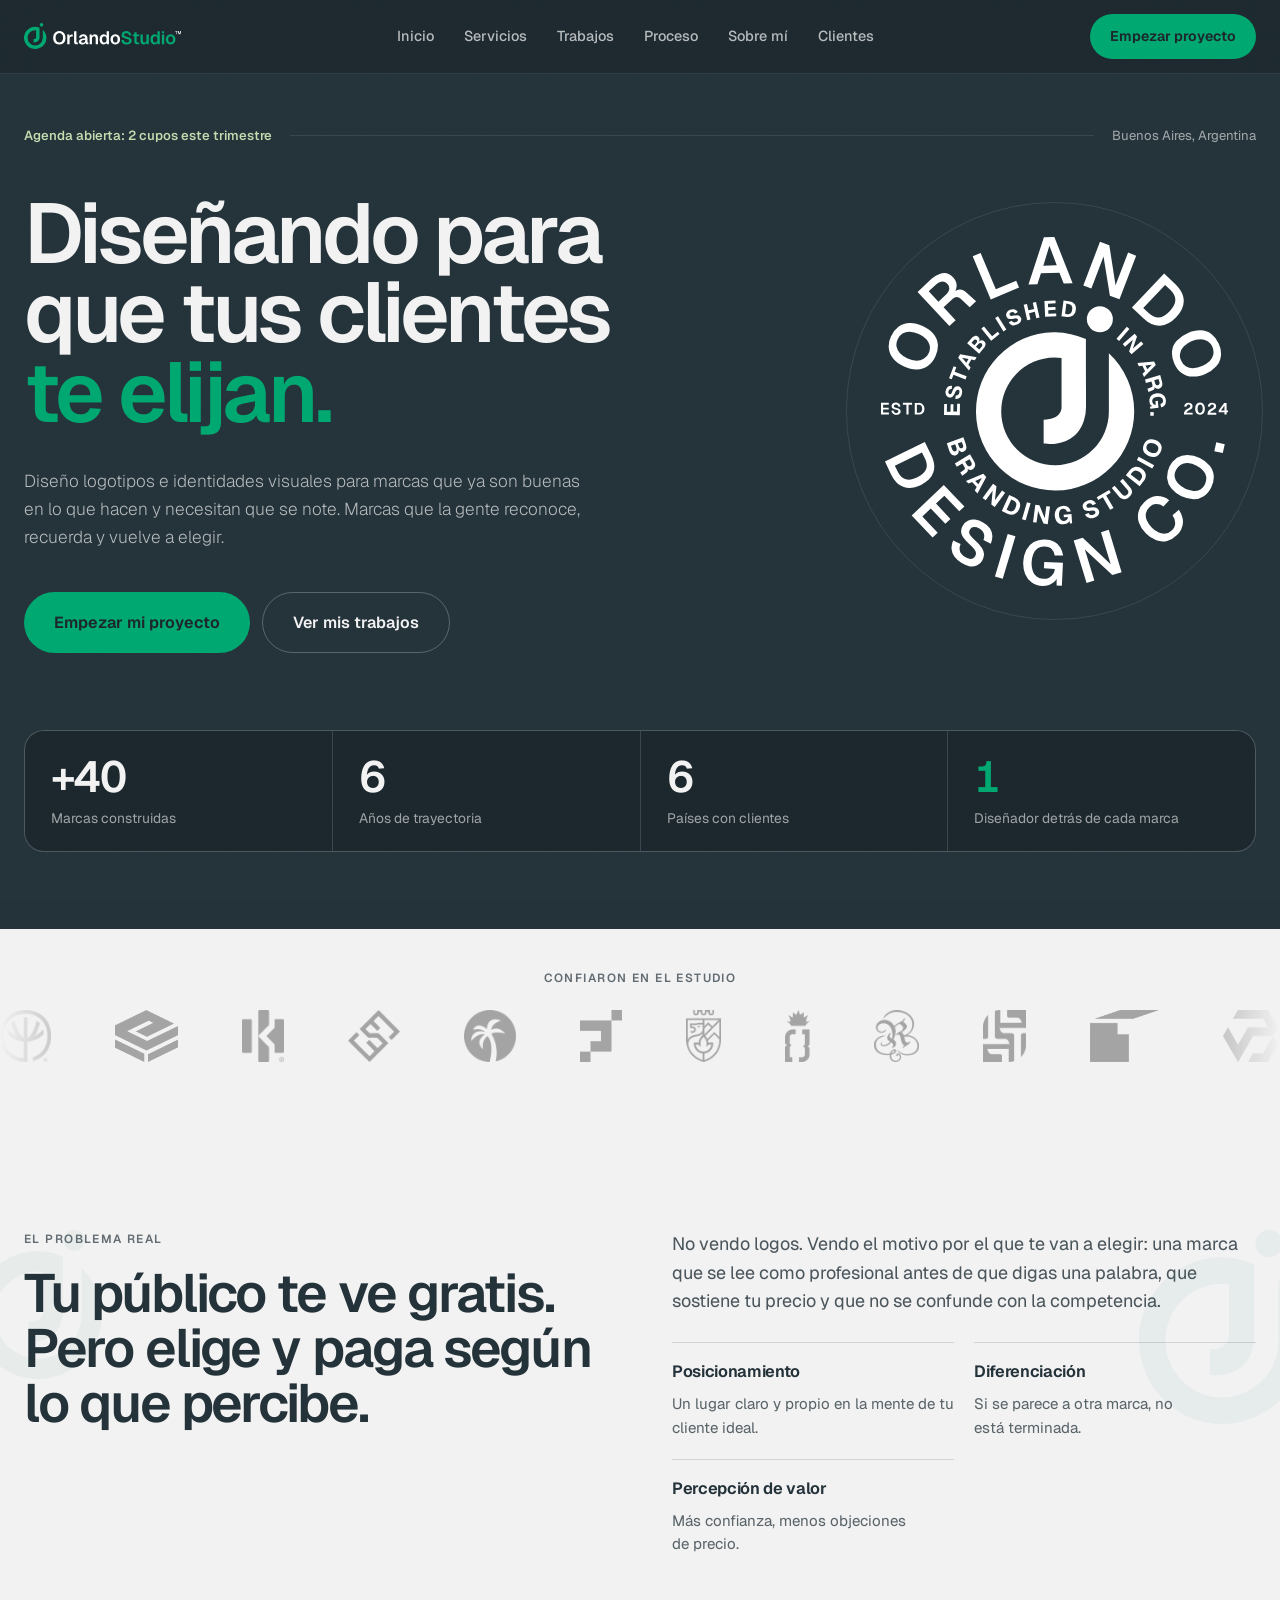
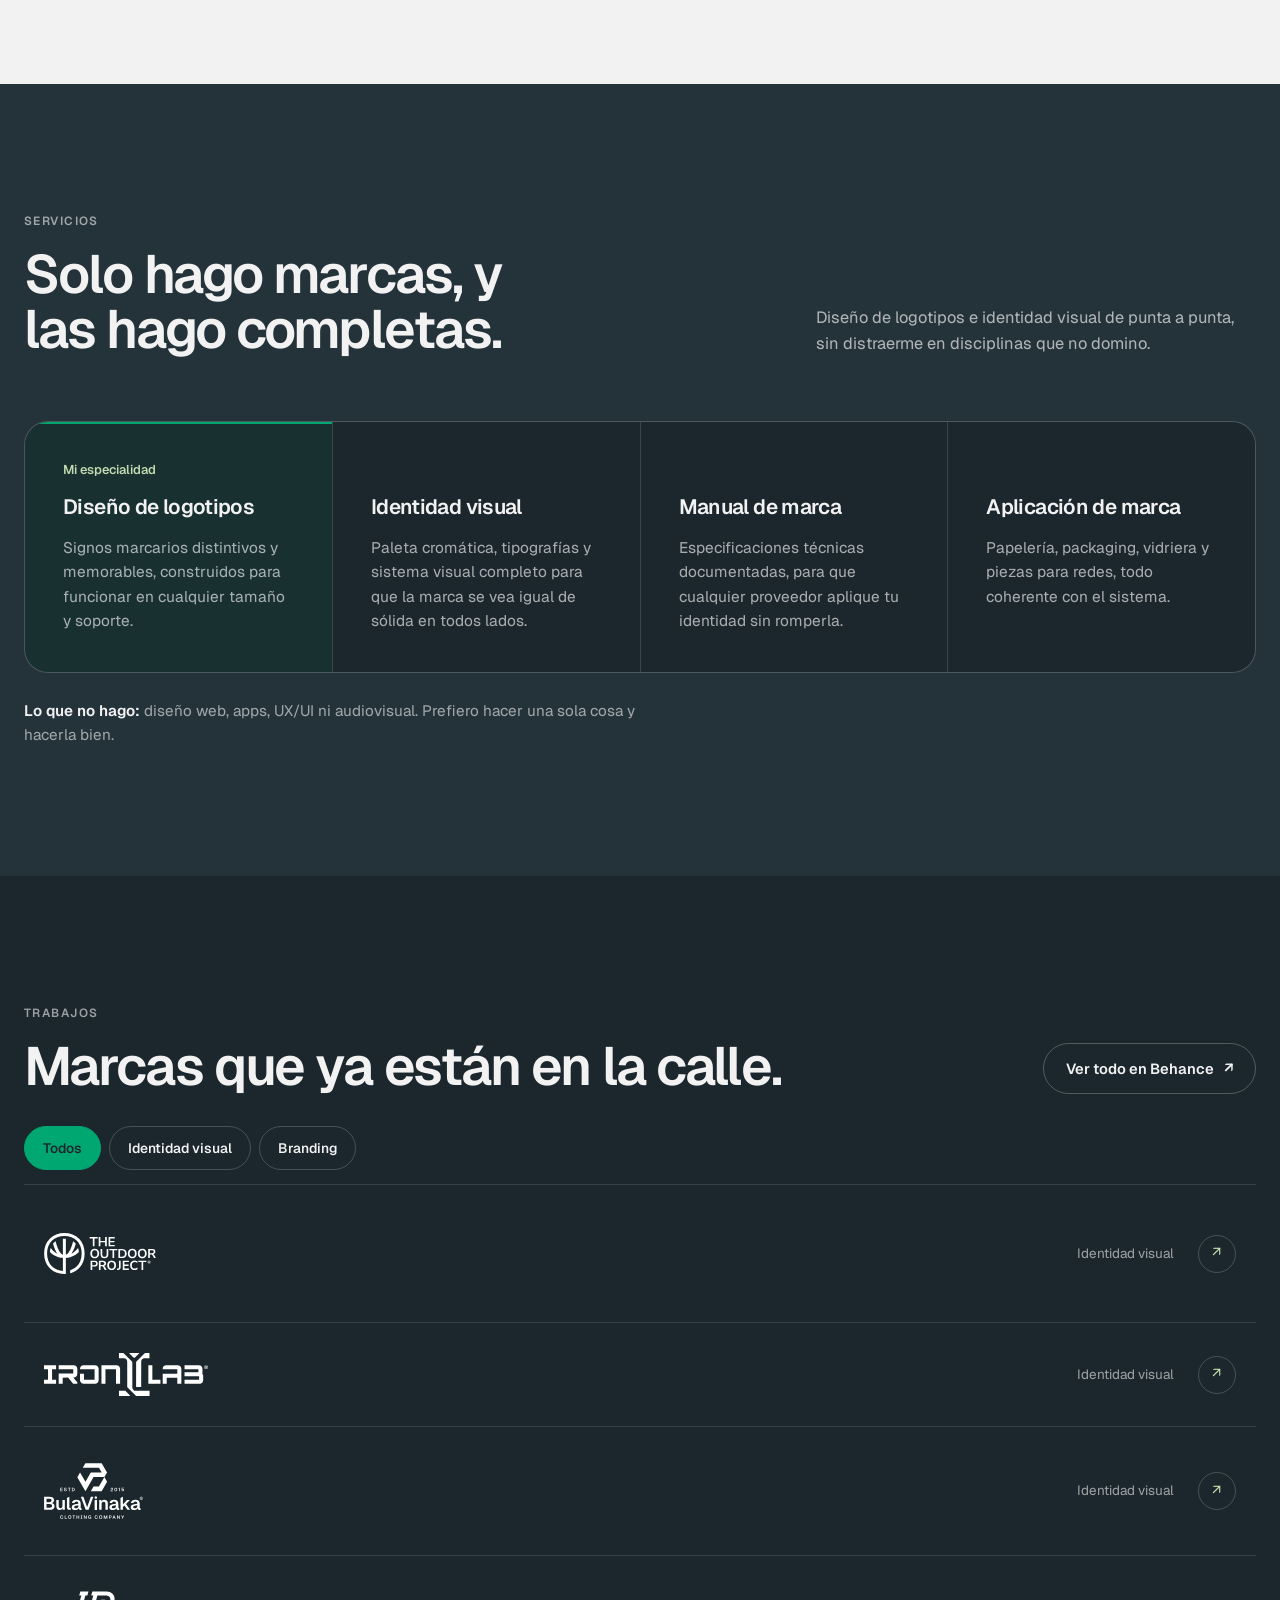
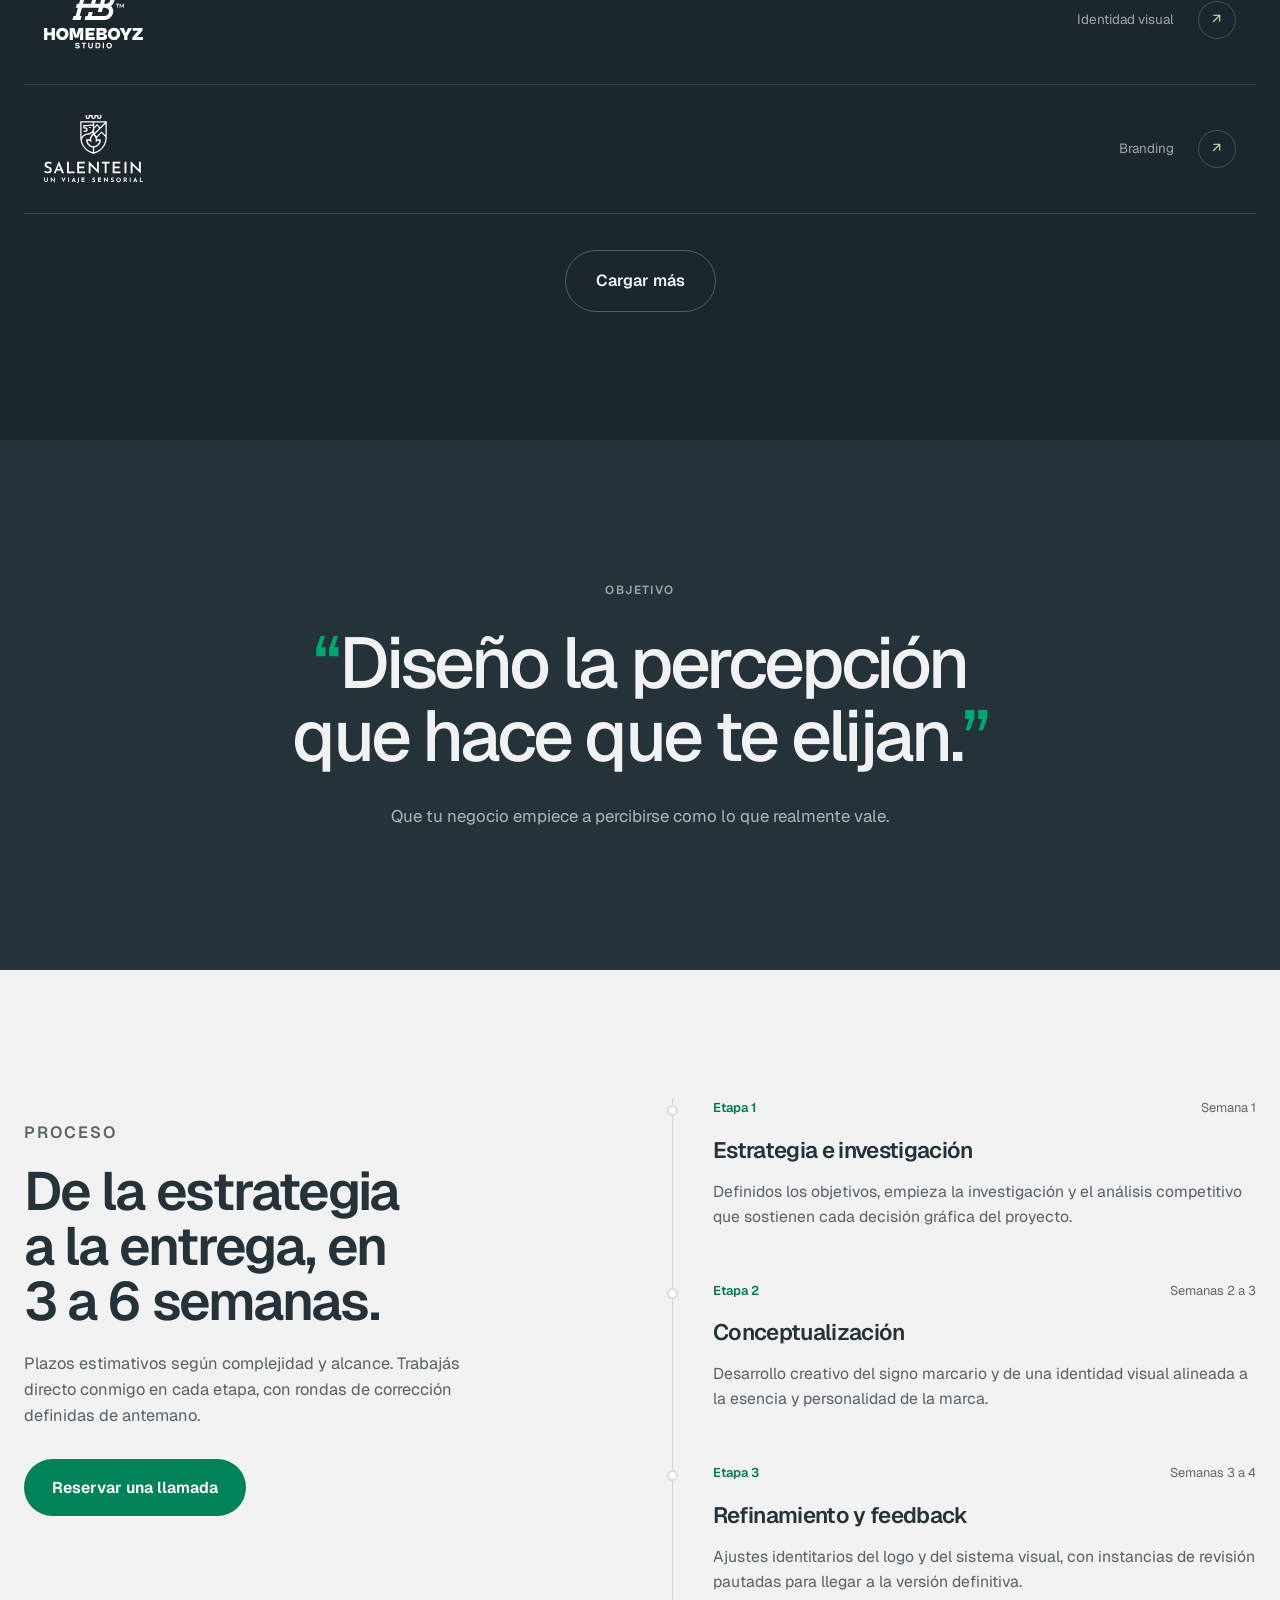
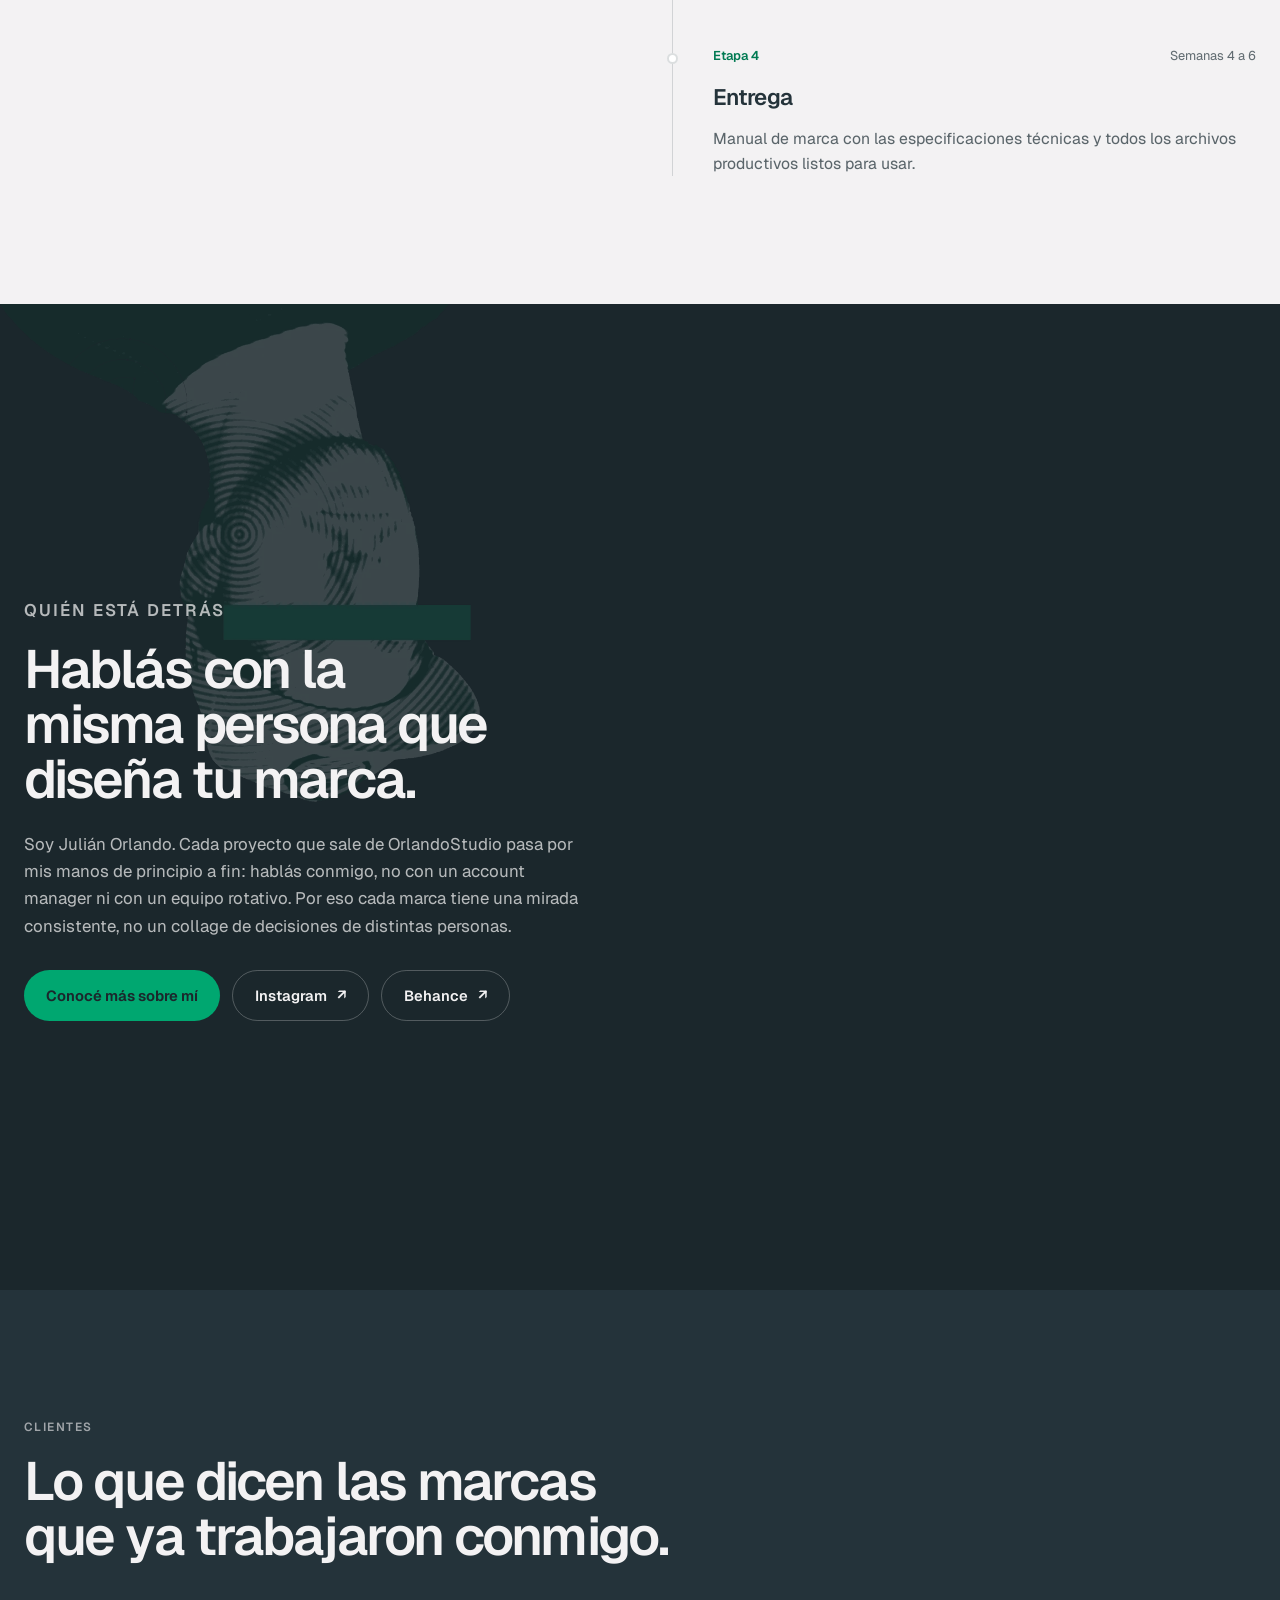
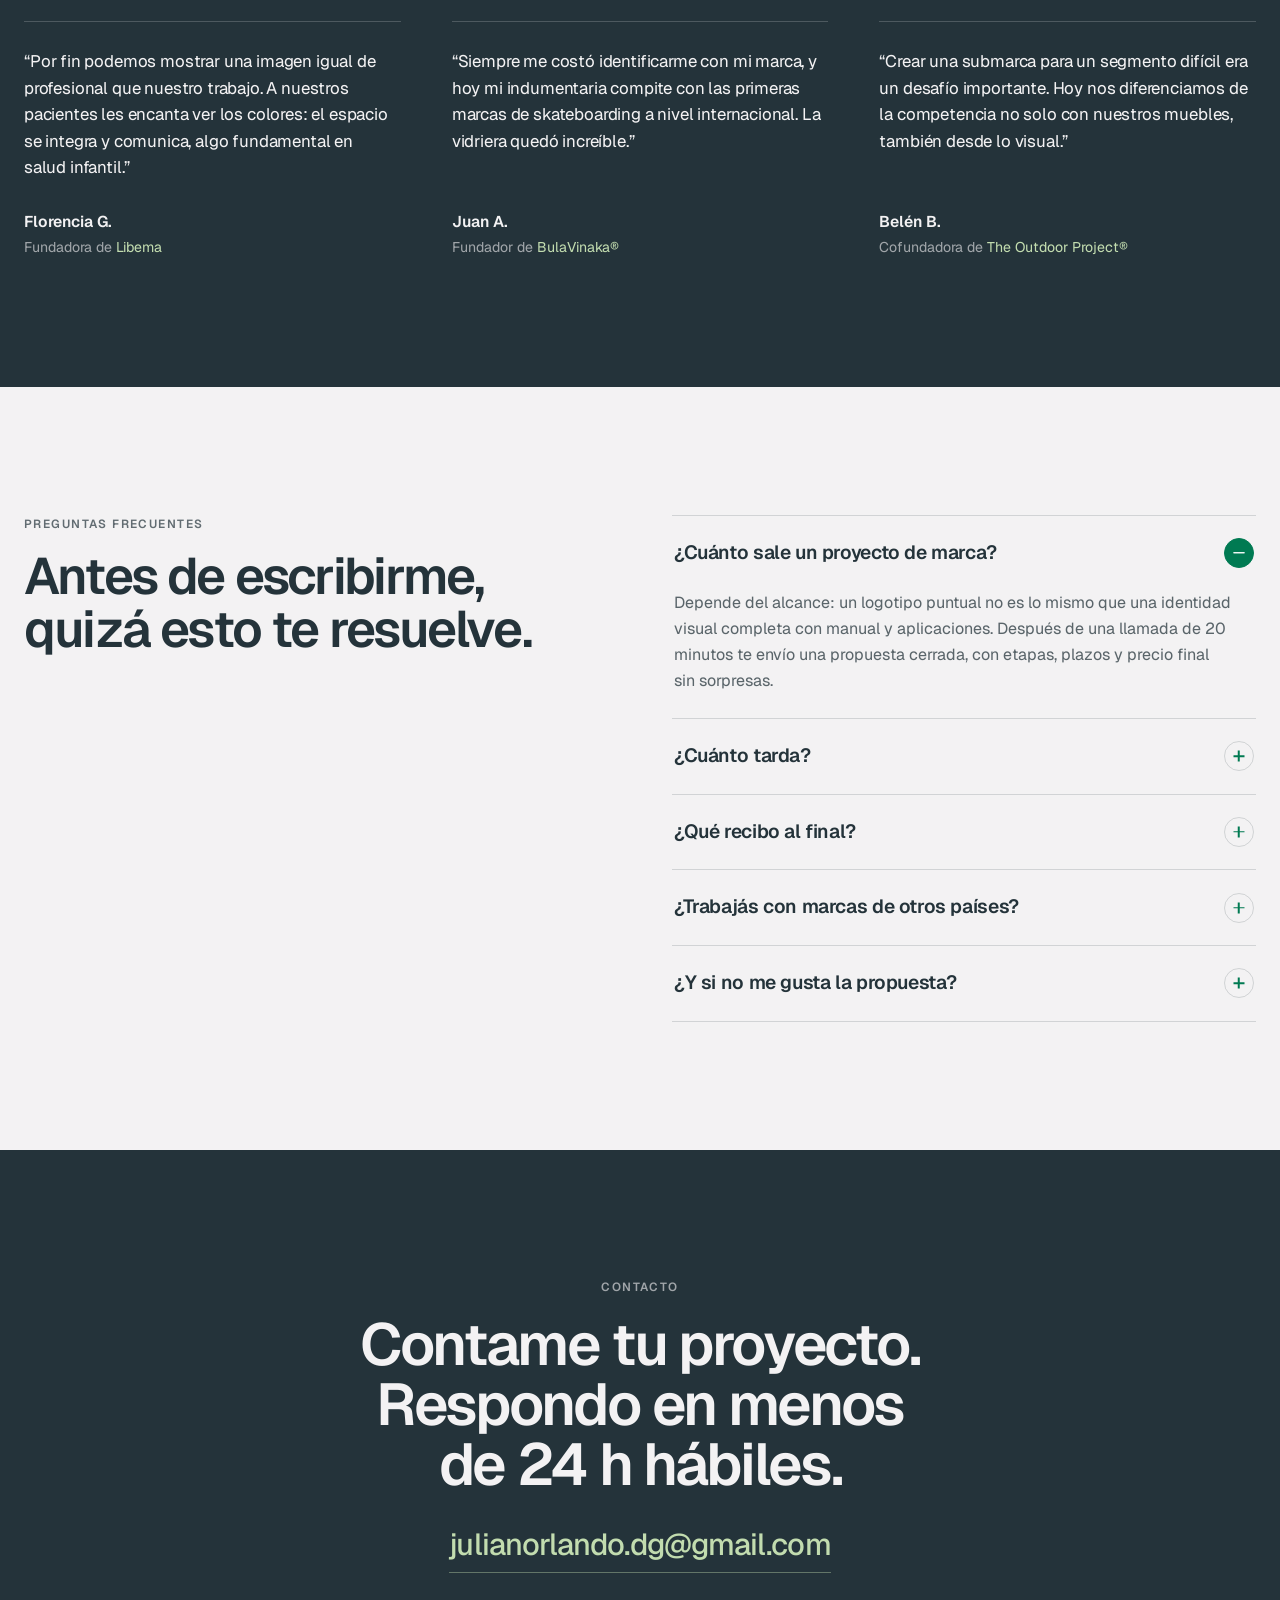
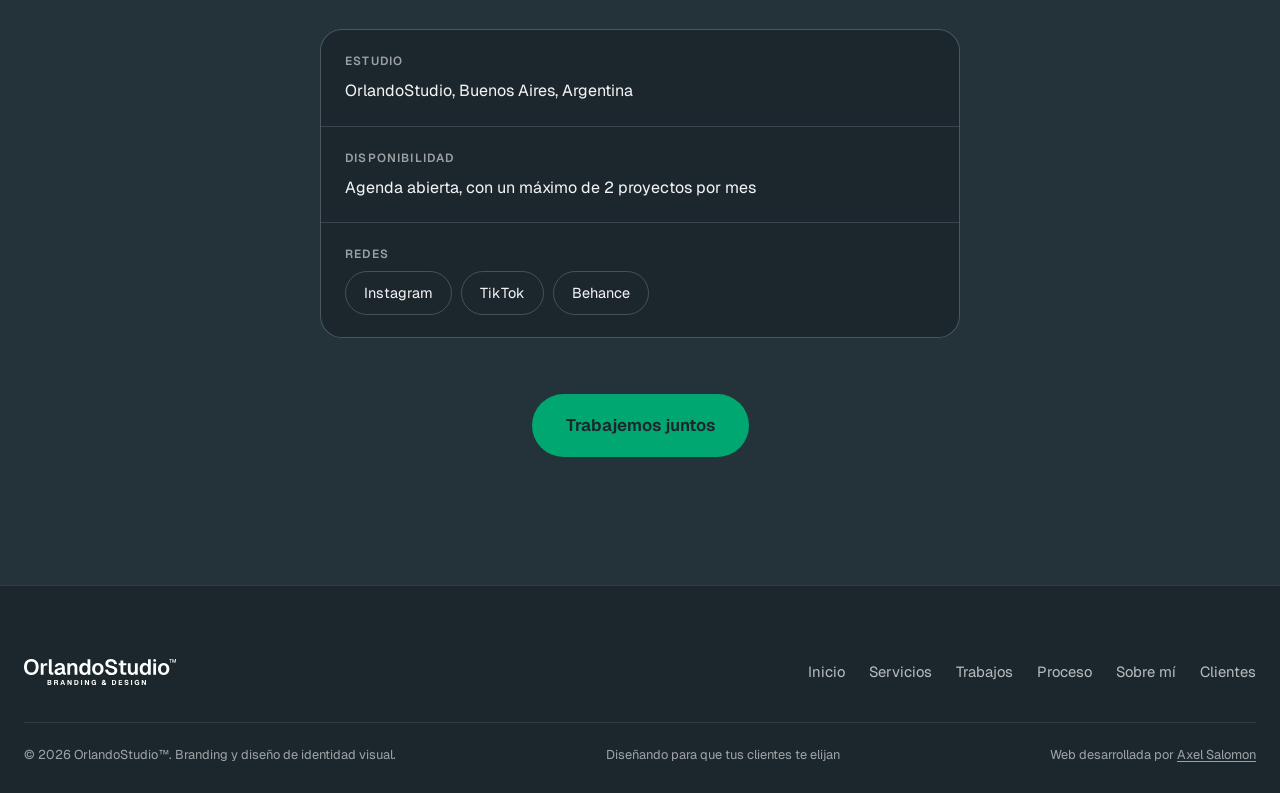
<file: index.html>
<!DOCTYPE html>
<html lang="es-AR">
<head>
<meta charset="UTF-8">
<meta name="viewport" content="width=device-width, initial-scale=1.0">
<title>Diseño de logos e identidad visual en Buenos Aires | OrlandoStudio</title>
<meta name="description" content="Estudio de branding de Julián Orlando en Buenos Aires. Diseño de logotipos, identidad visual y manual de marca para marcas que quieren diferenciarse. Más de 40 marcas en 6 años.">
<meta name="author" content="Julián Orlando">
<meta name="robots" content="index, follow, max-image-preview:large">
<meta name="theme-color" content="#1B272C">
<link rel="canonical" href="https://axeljaviersalomon.github.io/OrlandoStudio/">
<link rel="alternate" hreflang="es" href="https://axeljaviersalomon.github.io/OrlandoStudio/">

<meta property="og:type" content="website">
<meta property="og:site_name" content="OrlandoStudio">
<meta property="og:title" content="OrlandoStudio | Diseñando para que tus clientes te elijan">
<meta property="og:description" content="Diseño de logotipos e identidad visual. Más de 40 marcas construidas en 6 años por Julián Orlando, desde Buenos Aires.">
<meta property="og:url" content="https://axeljaviersalomon.github.io/OrlandoStudio/">
<meta property="og:image" content="https://axeljaviersalomon.github.io/OrlandoStudio/assets/img/og-image.jpg">
<meta property="og:image:width" content="1200">
<meta property="og:image:height" content="630">
<meta property="og:image:alt" content="Logo de OrlandoStudio, estudio de branding de Julián Orlando">
<meta property="og:locale" content="es_AR">

<meta name="twitter:card" content="summary_large_image">
<meta name="twitter:title" content="OrlandoStudio | Diseñando para que tus clientes te elijan">
<meta name="twitter:description" content="Diseño de logotipos e identidad visual. Más de 40 marcas construidas en 6 años por Julián Orlando, desde Buenos Aires.">
<meta name="twitter:image" content="https://axeljaviersalomon.github.io/OrlandoStudio/assets/img/og-image.jpg">
<meta name="twitter:image:alt" content="Logo de OrlandoStudio, estudio de branding de Julián Orlando">

<link rel="icon" href="data:image/svg+xml,%3Csvg xmlns='http://www.w3.org/2000/svg' viewBox='0 0 339.02 394.36'%3E%3Cpath fill='%23008358' d='M237.83,27.72a27.72,27.72,0,1,1,27.72,27.72A27.72,27.72,0,0,1,237.83,27.72Zm47,72.88V224.85A115.29,115.29,0,1,1,167.7,109.61,117.92,117.92,0,0,1,183.31,111V218.15s-.29,24.79-38.4,24.79v51.24s66.44,11.86,86.22-49.76a83.37,83.37,0,0,0,4.4-28.13l-.25-89.63V70.36a168.61,168.61,0,0,0-65.77-14.91v-.11c-.71,0-1.4,0-2.11,0s-1.31,0-2,0v.1C73.7,57.62,0,132.6,0,224.85A169.51,169.51,0,1,0,284.79,100.6Z'/%3E%3C/svg%3E">

<link rel="preload" as="font" href="assets/fonts/Geist-VariableFont_wght.ttf" type="font/ttf" crossorigin>
<link rel="stylesheet" href="styles.css?v=20261010e">
<!-- Preloader: decide ANTES de pintar si se muestra. Aparece en cada carga
     de la home, salvo con #hash en la URL (el usuario va a una sección) o
     con prefers-reduced-motion. Markup y secuencia: ver #preloader al abrir
     <body>. -->
<script>
(function () {
  try {
    if (location.hash) return;
    if (window.matchMedia("(prefers-reduced-motion: reduce)").matches) return;
    document.documentElement.classList.add("has-preloader");
    /* Renderer WebGL de las luces: baja y se prepara en paralelo al parseo
       del resto del HTML. El script de #preloader espera esta promesa. */
    window.OSPreloaderGL = new Promise(function (res) {
      var s = document.createElement("script");
      s.src = "preloader-gl.js?v=20261010e";
      s.async = true;
      s.onload = function () { res(window.OSPreloaderGLInit()); };
      s.onerror = function () { res(null); };
      document.head.appendChild(s);
    });
  } catch (e) {}
})();
</script>

<!-- JSON-LD del estudio. Ojo: "areaServed" es la MISMA lista de países que
     aparece en la sección "Alcance" de sobre-mi.html y en la respuesta del
     FAQ de esta página ("¿Trabajás con marcas de otros países?"). Los tres
     lugares se actualizan a mano: si cambia uno, cambiar los otros dos.
     Lista confirmada por Julián el 2026-09-10: AR, ES, MX, GT, CL, UY.
     (JSON-LD no admite comentarios adentro, por eso esta nota va acá.) -->
<script type="application/ld+json">
{
  "@context": "https://schema.org",
  "@type": "ProfessionalService",
  "@id": "https://axeljaviersalomon.github.io/OrlandoStudio/#estudio",
  "name": "OrlandoStudio",
  "alternateName": "OrlandoStudio™",
  "description": "Estudio de branding especializado en diseño de logotipos e identidad visual para marcas que quieren diferenciarse y ser elegidas.",
  "founder": { "@type": "Person", "name": "Julián Orlando" },
  "image": "https://axeljaviersalomon.github.io/OrlandoStudio/assets/img/og-image.jpg",
  "logo": "https://axeljaviersalomon.github.io/OrlandoStudio/assets/brand/OrlandoStudio_Positivo.svg",
  "address": {
    "@type": "PostalAddress",
    "addressLocality": "Buenos Aires",
    "addressCountry": "AR"
  },
  "areaServed": ["AR", "ES", "MX", "GT", "CL", "UY"],
  "url": "https://axeljaviersalomon.github.io/OrlandoStudio/",
  "email": "julianorlando.dg@gmail.com",
  "knowsAbout": ["Diseño de logotipos", "Identidad visual", "Branding", "Manual de marca"],
  "sameAs": [
    "https://www.instagram.com/julianorlando.dg/",
    "https://www.behance.net/julianorlandodg",
    "https://www.tiktok.com/@julianorlando.dg"
  ]
}
</script>
<!-- Este FAQPage DUPLICA palabra por palabra el FAQ visible (#faq-list, más
     abajo en este mismo archivo). Si editás una pregunta o respuesta allá,
     copiala también acá o el rich result queda desincronizado del texto
     visible. -->
<script type="application/ld+json">
{
  "@context": "https://schema.org",
  "@type": "FAQPage",
  "mainEntity": [
    {
      "@type": "Question",
      "name": "¿Cuánto sale un proyecto de marca?",
      "acceptedAnswer": {
        "@type": "Answer",
        "text": "Depende del alcance: un logotipo puntual no es lo mismo que una identidad visual completa con manual y aplicaciones. Después de una llamada de 20 minutos te envío una propuesta cerrada, con etapas, plazos y precio final sin sorpresas."
      }
    },
    {
      "@type": "Question",
      "name": "¿Cuánto tarda?",
      "acceptedAnswer": {
        "@type": "Answer",
        "text": "Entre 3 y 6 semanas según complejidad y velocidad de feedback. La agenda se reserva por orden de seña y trabajo un máximo de 2 proyectos por mes para no bajar el nivel de dedicación."
      }
    },
    {
      "@type": "Question",
      "name": "¿Qué recibo al final?",
      "acceptedAnswer": {
        "@type": "Answer",
        "text": "Logotipo en todas sus versiones y formatos productivos (vectorial y mapa de bits), sistema visual completo, manual de marca en PDF y las aplicaciones acordadas listas para imprimir o publicar."
      }
    },
    {
      "@type": "Question",
      "name": "¿Trabajás con marcas de otros países?",
      "acceptedAnswer": {
        "@type": "Answer",
        "text": "Sí. El proceso es 100% remoto por videollamada y mail; hoy trabajo con clientes de Argentina, España, México, Guatemala, Chile y Uruguay sin diferencia de calidad ni de plazos."
      }
    },
    {
      "@type": "Question",
      "name": "¿Y si no me gusta la propuesta?",
      "acceptedAnswer": {
        "@type": "Answer",
        "text": "Cada etapa se aprueba antes de avanzar y las rondas de corrección se definen en la propuesta inicial. No hay entregas sorpresa: vas viendo y validando el camino conmigo."
      }
    }
  ]
}
</script>
</head>
<body>

<!-- ============ PRELOADER ============
     Sello del hero "estampado" con luz: grano de película, fugas de luz
     verticales en verdes de marca, separación de color, un frame invertido
     y un barrido especular. Con WebGL (preloader-gl.js, lo carga el script
     del <head>) se suman overspray de stencil y pared de hormigón; sin WebGL
     se usa esta versión con capas DOM. Al final el sello viaja hasta su lugar
     exacto en el hero. Dura 2,5 s; click/tecla lo adelanta. Estilos:
     "Preloader" en styles.css. -->
<div class="preloader" id="preloader" aria-hidden="true">
  <svg width="0" height="0" style="position:absolute" focusable="false">
    <filter id="pl-rough" x="-5%" y="-5%" width="110%" height="110%">
      <feTurbulence id="pl-turb" type="fractalNoise" baseFrequency="0.11" numOctaves="2" seed="1" result="t"/>
      <feDisplacementMap id="pl-disp" in="SourceGraphic" in2="t" scale="0" xChannelSelector="R" yChannelSelector="G"/>
    </filter>
  </svg>
  <div class="pl-glow"></div>
  <div class="pl-blob"></div>
  <div class="pl-leaks"></div>
  <div class="pl-flash"></div>
  <div class="pl-stage">
    <div class="pl-seal pl-seal--g"></div>
    <div class="pl-seal pl-seal--m"></div>
    <div class="pl-seal pl-seal--main"></div>
  </div>
  <div class="pl-scan"></div>
  <div class="pl-grain"></div>
  <div class="pl-hud">
    <span class="pl-mark pl-mark--tl"></span><span class="pl-mark pl-mark--tr"></span>
    <span class="pl-mark pl-mark--bl"></span><span class="pl-mark pl-mark--br"></span>
    <span class="pl-label">OrlandoStudio<span>, Buenos Aires</span></span>
    <span class="pl-count">000</span>
  </div>
</div>
<script>
(function () {
  "use strict";
  var root = document.documentElement;
  var pl = document.getElementById("preloader");
  if (!root.classList.contains("has-preloader") || !pl || !pl.animate) {
    if (pl) pl.remove();
    root.classList.remove("has-preloader");
    return;
  }

  var SHOW = 2000, EXIT = 500; /* 2,5 s en total */
  var $ = function (s) { return pl.querySelector(s); };
  var stage = $(".pl-stage"), main = $(".pl-seal--main");
  var copyG = $(".pl-seal--g"), copyM = $(".pl-seal--m");
  var glow = $(".pl-glow"), blob = $(".pl-blob"), flash = $(".pl-flash");
  var leaks = $(".pl-leaks"), hud = $(".pl-hud"), count = $(".pl-count");
  var turb = document.getElementById("pl-turb"), disp = document.getElementById("pl-disp");
  var gl = null;
  var anims = [];
  function A(el, frames, opts) {
    opts.fill = "both";
    var a = el.animate(frames, opts);
    anims.push(a);
    return a;
  }
  /* Saltos secos entre keyframes (en WAAPI el easing de las opciones se
     aplica a toda la animación, por eso va en cada keyframe). */
  function hold(k) { k.easing = "steps(1,end)"; return k; }

  /* Fugas de luz: columnas verticales con núcleo caliente, solo verdes de
     marca + blanco cálido. Dos ráfagas (como los "burns" de la referencia). */
  var COLORS = ["0,167,112", "194,220,175", "0,131,88", "243,242,243"];
  function makeLeaks(n, burst) {
    for (var i = 0; i < n; i++) {
      var d = document.createElement("span");
      var c = COLORS[(i + burst) % COLORS.length];
      var w = 2 + Math.random() * 7;
      d.className = "pl-leak";
      d.style.left = (Math.random() * 100 - w / 2) + "vw";
      d.style.width = w + "vw";
      d.style.filter = "blur(" + (3 + Math.random() * 10) + "px)";
      d.style.background = "linear-gradient(to top, transparent, rgba(" + c + ",.85) 28%, rgba(255,255,255,.9) 52%, rgba(" + c + ",.7) 72%, transparent)";
      leaks.appendChild(d);
      var dx = (Math.random() - .5) * 6;
      A(d, [
        { opacity: 0, transform: "translateX(0) scaleY(.15)" },
        { opacity: 1, transform: "translateX(" + dx / 2 + "vw) scaleY(1)", offset: .35 },
        { opacity: 0, transform: "translateX(" + dx + "vw) scaleY(1.1)" }
      ], {
        delay: (burst ? 1180 : 430) + Math.random() * 140,
        duration: 260 + Math.random() * 260,
        easing: "cubic-bezier(.2,.7,.3,1)"
      });
    }
  }

  function run() {
    var t0 = performance.now();
    var done = false;

    /* Encendido del sello: parpadeo tipo tubo de neón, con jitter. */
    A(main, [
      { opacity: 0, transform: "scale(.94)" },
      { opacity: 1, transform: "scale(.97) translate(-3px,2px)", offset: .1 },
      { opacity: .08, transform: "scale(.97)", offset: .16 },
      { opacity: .9, transform: "scale(.98) translate(2px,-1px)", offset: .26 },
      { opacity: .3, transform: "scale(.98)", offset: .32 },
      { opacity: 1, transform: "scale(.99) translate(-1px,0)", offset: .5 },
      { opacity: 1, transform: "scale(1) translate(4px,-2px)", offset: .62 },
      { opacity: 1, transform: "scale(1)", offset: .66 },
      { opacity: 1, transform: "scale(1)" }
    ].map(hold), { delay: 150, duration: 900 });

    /* Barrido especular sobre el sello (dos pasadas). */
    A(main, [
      { backgroundPosition: "120% 0" },
      { backgroundPosition: "-20% 0", offset: .4 },
      { backgroundPosition: "120% 0", offset: .41 },
      { backgroundPosition: "-20% 0" }
    ], { delay: 700, duration: 1300, easing: "cubic-bezier(.45,0,.2,1)" });

    /* Separación de color (verde / menta) durante cada ráfaga. */
    [[copyG, -1], [copyM, 1]].forEach(function (p) {
      var el = p[0], s = p[1];
      A(el, [
        { opacity: 0, transform: "translate(0,0)" },
        { opacity: .9, transform: "translate(" + 9 * s + "px," + -3 * s + "px)", offset: .08 },
        { opacity: .7, transform: "translate(" + 4 * s + "px,0)", offset: .2 },
        { opacity: 0, transform: "translate(0,0)", offset: .32 },
        { opacity: 0, transform: "translate(0,0)", offset: .6 },
        { opacity: .95, transform: "translate(" + 14 * s + "px," + 2 * s + "px)", offset: .66 },
        { opacity: .8, transform: "translate(" + -6 * s + "px,0)", offset: .76 },
        { opacity: .4, transform: "translate(" + 2 * s + "px,0)", offset: .86 },
        { opacity: 0, transform: "translate(0,0)" }
      ].map(hold), { delay: 440, duration: 1200 });
    });

    /* Halo verde detrás del sello: titila con el encendido y queda. */
    A(glow, [
      { opacity: 0, transform: "scale(.7)" },
      { opacity: .9, transform: "scale(.9)", offset: .12 },
      { opacity: .2, transform: "scale(.92)", offset: .2 },
      { opacity: 1, transform: "scale(1)", offset: .45 },
      { opacity: .75, transform: "scale(1.05)" }
    ], { delay: 150, duration: 1850, easing: "ease-out" });
    A(blob, [
      { opacity: 0, transform: "translate(0,0) scale(.8)" },
      { opacity: 1, transform: "translate(4vw,3vh) scale(1)", offset: .3 },
      { opacity: .5, transform: "translate(10vw,6vh) scale(1.1)", offset: .7 },
      { opacity: 0, transform: "translate(14vw,8vh) scale(1.2)" }
    ], { duration: 1600, easing: "ease-in-out" });

    if (gl) {
      pl.classList.add("is-gl");
      gl.layout(stage.getBoundingClientRect());
      window.addEventListener("resize", relayout);
    } else {
      makeLeaks(6, 0);
      makeLeaks(9, 1);
    }

    /* Frame invertido en blanco entre las dos ráfagas. */
    A(flash, [{ opacity: 0 }, { opacity: 1, offset: .01 }, { opacity: 1, offset: .55 }, { opacity: 0 }],
      { delay: 1090, duration: 110 });

    A(hud, [{ opacity: 0 }, { opacity: 1 }], { delay: 200, duration: 400, easing: "ease-out" });

    /* Loop por frame: textura "boil" a 12 fps que se va limpiando, frame
       invertido y contador. */
    var lastBoil = -1;
    function tick(now) {
      if (done) return;
      var t = now - t0;
      var f = Math.floor(t / 83); /* ~12 fps, look stop-motion */
      if (gl) gl.render(t / 1000);
      else if (f !== lastBoil) {
        lastBoil = f;
        var rough = t < 150 ? 9 : Math.max(0, 9 * (1 - (t - 150) / 1300));
        if (t > 1180 && t < 1450) rough = Math.max(rough, 5);
        disp.setAttribute("scale", rough.toFixed(1));
        turb.setAttribute("seed", String(f % 7 + 1));
      }
      pl.classList.toggle("is-flash", t >= 1090 && t < 1150);
      var p = Math.min(1, t / SHOW);
      count.textContent = ("00" + Math.round(100 * (1 - Math.pow(1 - p, 2.2)))).slice(-3);
      if (t < SHOW) requestAnimationFrame(tick);
      else exit();
    }
    requestAnimationFrame(tick);

    function exit() {
      done = true;
      disp.setAttribute("scale", "0");
      stage.style.filter = "none"; /* el FLIP no necesita el filtro y así va más fluido */
      if (gl) {
        window.removeEventListener("resize", relayout);
        pl.classList.add("gl-exit");
        gl.canvas.animate([{ opacity: 1 }, { opacity: 0 }], { duration: EXIT * .4, fill: "forwards", easing: "ease-out" });
      }
      pl.classList.remove("is-flash");
      anims.forEach(function (a) { a.finish(); });
      count.textContent = "100";
      window.scrollTo(0, 0);

      /* FLIP: el sello viaja hasta el .hero-seal real. Si en mobile el sello
         del hero queda fuera de pantalla, sale con un zoom + fade. */
      var target = document.querySelector(".hero-seal");
      var from = stage.getBoundingClientRect();
      var to = target ? target.getBoundingClientRect() : null;
      var visible = to && to.width > 0 && to.top < innerHeight * .8 && to.bottom > 0;
      var out = [{ opacity: 1 }, { opacity: 0 }];
      [glow, blob, leaks, flash, hud, $(".pl-scan")].forEach(function (el) {
        el.animate(out, { duration: EXIT * .6, fill: "forwards", easing: "ease-out" });
      });
      var move;
      if (visible) {
        var dx = (to.left + to.width / 2) - (from.left + from.width / 2);
        var dy = (to.top + to.height / 2) - (from.top + from.height / 2);
        var s = to.width / from.width;
        move = stage.animate([
          { transform: "none" },
          { transform: "translate(" + dx + "px," + dy + "px) scale(" + s + ")" }
        ], { duration: EXIT, easing: "cubic-bezier(.7,0,.2,1)", fill: "forwards" });
        pl.style.background = "var(--bg-dark-2)";
        pl.animate([{ backgroundColor: "#1B272C" }, { backgroundColor: "rgba(27,39,44,0)" }],
          { duration: EXIT, easing: "cubic-bezier(.6,0,.4,1)", fill: "forwards" });
        $(".pl-grain").animate(out, { duration: EXIT, fill: "forwards" });
      } else {
        move = stage.animate([
          { transform: "none", opacity: 1 },
          { transform: "scale(1.25)", opacity: 0 }
        ], { duration: EXIT, easing: "cubic-bezier(.6,0,.3,1)", fill: "forwards" });
        pl.animate(out, { duration: EXIT, easing: "ease-in-out", fill: "forwards" });
      }
      move.onfinish = function () {
        if (target) target.style.transition = "none";
        root.classList.add("preloader-done");
        requestAnimationFrame(function () {
          if (gl) gl.destroy();
          pl.remove();
          if (target) target.style.transition = "";
        });
      };
    }

    /* Click o tecla: salta directo a la salida. */
    function skip() { if (!done) t0 = performance.now() - SHOW; }
    pl.addEventListener("click", skip);
    window.addEventListener("keydown", skip, { once: true });
  }

  function relayout() { gl.layout(stage.getBoundingClientRect()); }

  /* Arranca cuando están listos la máscara del sello y el renderer WebGL
     (que se empezó a preparar desde el <head>). Tope de 800 ms: si WebGL no
     llegó, se cancela su preparación y sigue la versión DOM. */
  var started = false, pending = 2;
  function go() {
    if (started) return;
    started = true;
    if (!gl && window.OSPreloaderGLInit) window.OSPreloaderGLInit.cancel();
    run();
  }
  function ready() { if (--pending === 0) go(); }
  var img = new Image();
  img.onload = img.onerror = ready;
  img.src = "assets/brand/OrlandoDesignCO_Negativo.svg";
  (window.OSPreloaderGL || Promise.resolve(null)).then(function (r) {
    if (r && !started) { gl = r; pl.insertBefore(r.canvas, stage); }
    else if (r) r.destroy();
    ready();
  });
  setTimeout(go, 800);
})();
</script>

<a class="skip-link" href="#main">Saltar al contenido</a>

<div class="noise-overlay" aria-hidden="true"></div>

<!-- ============ HEADER ============ -->
<header class="site-header">
  <div class="header-inner">
    <a href="#top" class="brand" aria-label="OrlandoStudio, inicio">
      <img class="brand-logo" src="assets/brand/OrlandoStudio_LogoOficialWeb.svg" alt="OrlandoStudio" width="152" height="25">
    </a>

    <!-- 2026-09-10: "Estudio" (#estudio) fue REEMPLAZADO por "Sobre mí"
         (sobre-mi.html). La sección #estudio sigue existiendo más abajo y
         ahora es el teaser que linkea a la página completa. Mismo cambio en
         .mobile-menu. sobre-mi.html tiene una copia de este nav (con
         aria-current="page" en "Sobre mí" en vez de link): mantener ambas
         listas en sync. -->
    <nav class="main-nav" id="main-nav" aria-label="Navegación principal">
      <ul>
        <li><a href="#top">Inicio</a></li>
        <li><a href="#servicios">Servicios</a></li>
        <li><a href="#trabajos">Trabajos</a></li>
        <li><a href="#proceso">Proceso</a></li>
        <li><a href="sobre-mi.html">Sobre mí</a></li>
        <li><a href="#voces">Clientes</a></li>
      </ul>
    </nav>

    <div class="header-actions">
      <a href="#contacto" class="btn btn-primary btn-header" data-modal-trigger>Empezar proyecto</a>
      <button class="nav-toggle" id="nav-toggle" type="button" aria-expanded="false" aria-controls="mobile-menu" aria-label="Abrir menú de navegación">
        <span></span><span></span><span></span>
      </button>
    </div>
  </div>
</header>

<div class="mobile-menu" id="mobile-menu">
  <a href="#top" class="brand mobile-menu-brand" aria-label="OrlandoStudio, inicio">
    <img class="brand-logo" src="assets/brand/OrlandoStudio_LogoOficialWeb.svg" alt="OrlandoStudio" width="152" height="25">
  </a>
  <button type="button" class="mobile-menu-close" id="mobile-menu-close" aria-label="Cerrar menú">
    <span aria-hidden="true">×</span>
  </button>

  <div class="mobile-menu-inner">
    <nav class="mobile-nav" aria-label="Navegación móvil">
      <ul>
        <li><a href="#top"><span class="mobile-nav-label">Inicio</span></a></li>
        <li><a href="#servicios"><span class="mobile-nav-label">Servicios</span></a></li>
        <li><a href="#trabajos"><span class="mobile-nav-label">Trabajos</span></a></li>
        <li><a href="#proceso"><span class="mobile-nav-label">Proceso</span></a></li>
        <li><a href="sobre-mi.html"><span class="mobile-nav-label">Sobre mí</span></a></li>
        <li><a href="#voces"><span class="mobile-nav-label">Clientes</span></a></li>
      </ul>
    </nav>

    <div class="mobile-menu-bottom">
      <a href="#contacto" class="btn btn-primary btn-hero mobile-menu-cta" data-modal-trigger>Empezar proyecto</a>
    </div>
  </div>
</div>

<main id="main">

  <!-- ============ HERO ============ -->
  <section id="top" class="hero">
    <div class="container hero-content">
      <div class="hero-meta-row">
        <span class="hero-badge">Agenda abierta: 2 cupos este trimestre</span>
        <span class="hero-meta-line" aria-hidden="true"></span>
        <span class="hero-meta-location">Buenos Aires, Argentina</span>
      </div>

      <div class="hero-grid">
        <div>
          <h1 class="hero-title">
            <span class="line">Diseñando para</span>
            <span class="line">que tus clientes</span>
            <span class="line line--accent">te elijan.</span>
          </h1>
          <p class="hero-sub">Diseño logotipos e identidades visuales para marcas que ya son buenas en lo que hacen y necesitan que se note. Marcas que la gente reconoce, recuerda y vuelve a elegir.</p>
          <div class="hero-ctas">
            <a href="#contacto-focus" class="btn btn-primary btn-hero">Empezar mi proyecto</a>
            <a href="#trabajos" class="btn btn-ghost">Ver mis trabajos</a>
          </div>
        </div>

        <div class="hero-seal-wrap">
          <div class="seal-ring" aria-hidden="true"></div>
          <img class="hero-seal" src="assets/brand/OrlandoDesignCO_Negativo.svg" alt="Sello de OrlandoDesignCo, la marca de Julián Orlando" width="407" height="409" fetchpriority="high">
        </div>
      </div>

      <dl class="stats-grid" data-reveal>
        <div class="stat-cell">
          <dt class="stat-label">Marcas construidas</dt>
          <dd class="stat-num">+40</dd>
        </div>
        <div class="stat-cell">
          <dt class="stat-label">Años de trayectoria</dt>
          <dd class="stat-num">6</dd>
        </div>
        <div class="stat-cell">
          <dt class="stat-label">Países con clientes</dt>
          <dd class="stat-num">6</dd>
        </div>
        <div class="stat-cell">
          <dt class="stat-label">Diseñador detrás de cada marca</dt>
          <dd class="stat-num stat-num--accent">1</dd>
        </div>
      </dl>
    </div>
  </section>

  <!-- ============ MARQUESINA ============ -->
  <section class="marquee-section" aria-label="Marcas que confiaron en OrlandoStudio">
    <p class="marquee-title">Confiaron en el estudio</p>
    <div class="marquee-mask">
      <div class="marquee-track" id="marquee-track">
        <img src="assets/img/clientes/logo-01.webp" alt="" width="120" height="120">
        <img src="assets/img/clientes/logo-02.webp" alt="" width="120" height="120">
        <img src="assets/img/clientes/logo-03.webp" alt="" width="120" height="120">
        <img src="assets/img/clientes/logo-04.webp" alt="" width="120" height="120">
        <img src="assets/img/clientes/logo-05.webp" alt="" width="120" height="120">
        <img src="assets/img/clientes/logo-06.webp" alt="" width="120" height="120">
        <img src="assets/img/clientes/logo-07.webp" alt="" width="120" height="120">
        <img src="assets/img/clientes/logo-08.webp" alt="" width="120" height="120">
        <img src="assets/img/clientes/logo-09.webp" alt="" width="120" height="120">
        <img src="assets/img/clientes/logo-10.webp" alt="" width="120" height="120">
        <img src="assets/img/clientes/logo-11.webp" alt="" width="120" height="120">
        <img src="assets/img/clientes/logo-12.webp" alt="" width="120" height="120">
        <img src="assets/img/clientes/logo-13.webp" alt="" width="120" height="120">
        <img src="assets/img/clientes/logo-14.webp" alt="" width="120" height="120">
        <img src="assets/img/clientes/logo-15.webp" alt="" width="120" height="120">
        <img src="assets/img/clientes/logo-16.webp" alt="" width="120" height="120">
        <img src="assets/img/clientes/logo-17.webp" alt="" width="120" height="120">
        <img src="assets/img/clientes/logo-18.webp" alt="" width="120" height="120">
        <img src="assets/img/clientes/logo-19.webp" alt="" width="120" height="120">
        <img src="assets/img/clientes/logo-01.webp" alt="" width="120" height="120">
        <img src="assets/img/clientes/logo-02.webp" alt="" width="120" height="120">
        <img src="assets/img/clientes/logo-03.webp" alt="" width="120" height="120">
        <img src="assets/img/clientes/logo-04.webp" alt="" width="120" height="120">
        <img src="assets/img/clientes/logo-05.webp" alt="" width="120" height="120">
        <img src="assets/img/clientes/logo-06.webp" alt="" width="120" height="120">
        <img src="assets/img/clientes/logo-07.webp" alt="" width="120" height="120">
        <img src="assets/img/clientes/logo-08.webp" alt="" width="120" height="120">
        <img src="assets/img/clientes/logo-09.webp" alt="" width="120" height="120">
        <img src="assets/img/clientes/logo-10.webp" alt="" width="120" height="120">
        <img src="assets/img/clientes/logo-11.webp" alt="" width="120" height="120">
        <img src="assets/img/clientes/logo-12.webp" alt="" width="120" height="120">
        <img src="assets/img/clientes/logo-13.webp" alt="" width="120" height="120">
        <img src="assets/img/clientes/logo-14.webp" alt="" width="120" height="120">
        <img src="assets/img/clientes/logo-15.webp" alt="" width="120" height="120">
        <img src="assets/img/clientes/logo-16.webp" alt="" width="120" height="120">
        <img src="assets/img/clientes/logo-17.webp" alt="" width="120" height="120">
        <img src="assets/img/clientes/logo-18.webp" alt="" width="120" height="120">
        <img src="assets/img/clientes/logo-19.webp" alt="" width="120" height="120">
      </div>
    </div>
  </section>

  <!-- ============ MANIFESTO ============ -->
  <section class="section-light manifesto-section" aria-labelledby="manifesto-title">
    <img class="manifesto-logo manifesto-logo-1" src="assets/brand/JO_Positivo.svg" alt="" aria-hidden="true" width="339" height="394">
    <img class="manifesto-logo manifesto-logo-2" src="assets/brand/JO_Positivo.svg" alt="" aria-hidden="true" width="339" height="394">
    <div class="container manifesto-grid">
      <div data-reveal>
        <p class="eyebrow eyebrow--light">El problema real</p>
        <h2 class="h2" id="manifesto-title">Tu público te ve gratis.<br>Pero elige y paga según lo que percibe.</h2>
      </div>
      <div class="manifesto-right" data-reveal>
        <p class="manifesto-lead">No vendo logos. Vendo el motivo por el que te van a elegir: una marca que se lee como profesional antes de que digas una palabra, que sostiene tu precio y que no se confunde con la competencia.</p>
        <div class="manifesto-mini-grid">
          <div class="manifesto-mini">
            <h3>Posicionamiento</h3>
            <p>Un lugar claro y propio en la mente de tu cliente ideal.</p>
          </div>
          <div class="manifesto-mini">
            <h3>Diferenciación</h3>
            <p>Si se parece a otra marca, no está terminada.</p>
          </div>
          <div class="manifesto-mini">
            <h3>Percepción de valor</h3>
            <p>Más confianza, menos objeciones de precio.</p>
          </div>
        </div>
      </div>
    </div>
  </section>

  <!-- ============ SERVICIOS ============ -->
  <section id="servicios" class="section-dark">
    <div class="container">
      <div class="services-header" data-reveal>
        <div>
          <p class="eyebrow">Servicios</p>
          <h2 class="h2">Solo hago marcas, y las hago completas.</h2>
        </div>
        <p class="services-lead">Diseño de logotipos e identidad visual de punta a punta, sin distraerme en disciplinas que no domino.</p>
      </div>

      <div class="hairline-grid-4" data-reveal>
        <article class="service-card service-card--lead">
          <span class="service-kicker">Mi especialidad</span>
          <h3>Diseño de logotipos</h3>
          <p>Signos marcarios distintivos y memorables, construidos para funcionar en cualquier tamaño y soporte.</p>
        </article>
        <article class="service-card">
          <h3>Identidad visual</h3>
          <p>Paleta cromática, tipografías y sistema visual completo para que la marca se vea igual de sólida en todos lados.</p>
        </article>
        <article class="service-card">
          <h3>Manual de marca</h3>
          <p>Especificaciones técnicas documentadas, para que cualquier proveedor aplique tu identidad sin romperla.</p>
        </article>
        <article class="service-card">
          <h3>Aplicación de marca</h3>
          <p>Papelería, packaging, vidriera y piezas para redes, todo coherente con el sistema.</p>
        </article>
      </div>

      <p class="services-note" data-reveal><strong>Lo que no hago:</strong> diseño web, apps, UX/UI ni audiovisual. Prefiero hacer una sola cosa y hacerla bien.</p>
    </div>
  </section>

  <!-- ============ TRABAJOS ============ -->
  <section id="trabajos" class="section-dark-2">
    <div class="container">
      <div class="works-header" data-reveal>
        <div>
          <p class="eyebrow">Trabajos</p>
          <h2 class="h2">Marcas que ya están en la calle.</h2>
        </div>
        <a href="https://www.behance.net/julianorlandodg" target="_blank" rel="noopener" class="btn btn-ghost-sm">Ver todo en Behance <span aria-hidden="true">↗</span><span class="sr-only">(se abre en una pestaña nueva)</span></a>
      </div>

      <div class="filters" role="group" aria-label="Filtrar trabajos por categoría" id="filters">
        <button type="button" class="filter-pill" data-value="all" aria-pressed="true">Todos</button>
        <button type="button" class="filter-pill" data-value="identidad" aria-pressed="false">Identidad visual</button>
        <button type="button" class="filter-pill" data-value="branding" aria-pressed="false">Branding</button>
      </div>

      <!-- Las filas se escriben acá en el HTML (para que buscadores y lectores
           de pantalla vean los proyectos sin depender de JS). main.js las lee
           al cargar para filtrar y paginar: para sumar un proyecto, agregá
           otro <a class="work-row"> con data-cat, data-img y data-name. -->
      <div class="works-rows" id="works-rows">
        <a href="https://www.behance.net/gallery/255113623/The-Outdoor-Project-Identidad-Visual" target="_blank" rel="noopener" class="work-row" data-cat="identidad" data-img="assets/img/portfolio/outdoor-project.webp" data-name="The Outdoor Project">
          <span class="work-row-left"><img class="work-row-logo work-row-logo--lg" src="assets/img/portfolio/logos/outdoor-project.svg" alt="The Outdoor Project" loading="lazy"></span>
          <span class="work-row-right"><span class="work-row-tag">Identidad visual</span><span class="work-row-arrow" aria-hidden="true">↗</span></span>
        </a>
        <a href="https://www.behance.net/gallery/251067825/Iron-Lab-Identidad-Visual" target="_blank" rel="noopener" class="work-row" data-cat="identidad" data-img="assets/img/portfolio/iron-lab.webp" data-name="Iron Lab">
          <span class="work-row-left"><img class="work-row-logo work-row-logo--sm" src="assets/img/portfolio/logos/iron-lab.svg" alt="Iron Lab" loading="lazy"></span>
          <span class="work-row-right"><span class="work-row-tag">Identidad visual</span><span class="work-row-arrow" aria-hidden="true">↗</span></span>
        </a>
        <a href="https://www.behance.net/gallery/248896559/BulaVinaka-Identidad-Visual" target="_blank" rel="noopener" class="work-row" data-cat="identidad" data-img="assets/img/portfolio/bulavinaka.webp" data-name="BulaVinaka">
          <span class="work-row-left"><img class="work-row-logo" src="assets/img/portfolio/logos/bulavinaka.svg" alt="BulaVinaka" loading="lazy"></span>
          <span class="work-row-right"><span class="work-row-tag">Identidad visual</span><span class="work-row-arrow" aria-hidden="true">↗</span></span>
        </a>
        <a href="https://www.behance.net/gallery/226166415/HomeBoyz-Identidad-Visual" target="_blank" rel="noopener" class="work-row" data-cat="identidad" data-img="assets/img/portfolio/homeboyz.webp" data-name="HomeBoyz">
          <span class="work-row-left"><img class="work-row-logo" src="assets/img/portfolio/logos/homeboyz.svg" alt="HomeBoyz" loading="lazy"></span>
          <span class="work-row-right"><span class="work-row-tag">Identidad visual</span><span class="work-row-arrow" aria-hidden="true">↗</span></span>
        </a>
        <a href="https://www.behance.net/gallery/190253803/Salentein-Un-viaje-sensorial" target="_blank" rel="noopener" class="work-row" data-cat="branding" data-img="assets/img/portfolio/salentein.webp" data-name="Salentein">
          <span class="work-row-left"><img class="work-row-logo" src="assets/img/portfolio/logos/salentein.svg" alt="Salentein" loading="lazy"></span>
          <span class="work-row-right"><span class="work-row-tag">Branding</span><span class="work-row-arrow" aria-hidden="true">↗</span></span>
        </a>
        <a href="https://www.behance.net/gallery/218318827/EtherCore-Identidad-Visual" target="_blank" rel="noopener" class="work-row" data-cat="identidad" data-img="assets/img/portfolio/ethercore.webp" data-name="EtherCore">
          <span class="work-row-left"><img class="work-row-logo" src="assets/img/portfolio/logos/ethercore.svg" alt="EtherCore" loading="lazy"></span>
          <span class="work-row-right"><span class="work-row-tag">Identidad visual</span><span class="work-row-arrow" aria-hidden="true">↗</span></span>
        </a>
        <a href="https://www.behance.net/gallery/217216779/Libema-Identidad-Visual" target="_blank" rel="noopener" class="work-row" data-cat="identidad" data-img="assets/img/portfolio/libema.webp" data-name="Libema">
          <span class="work-row-left"><img class="work-row-logo" src="assets/img/portfolio/logos/libema.svg" alt="Libema" loading="lazy"></span>
          <span class="work-row-right"><span class="work-row-tag">Identidad visual</span><span class="work-row-arrow" aria-hidden="true">↗</span></span>
        </a>
        <a href="https://www.behance.net/gallery/191433895/33usd-Identidad-Visual" target="_blank" rel="noopener" class="work-row" data-cat="identidad" data-img="assets/img/portfolio/33usd.webp" data-name="33usd">
          <span class="work-row-left"><img class="work-row-logo" src="assets/img/portfolio/logos/33usd.svg" alt="33usd" loading="lazy"></span>
          <span class="work-row-right"><span class="work-row-tag">Identidad visual</span><span class="work-row-arrow" aria-hidden="true">↗</span></span>
        </a>
        <a href="https://www.behance.net/gallery/191444525/ArmonyDrinks-Identidad-Visual" target="_blank" rel="noopener" class="work-row" data-cat="identidad" data-img="assets/img/portfolio/armonydrinks.webp" data-name="ArmonyDrinks">
          <span class="work-row-left"><img class="work-row-logo" src="assets/img/portfolio/logos/armonydrinks.svg" alt="ArmonyDrinks" loading="lazy"></span>
          <span class="work-row-right"><span class="work-row-tag">Identidad visual</span><span class="work-row-arrow" aria-hidden="true">↗</span></span>
        </a>
      </div>

      <div class="works-load-more-wrap" id="works-load-more-wrap">
        <button type="button" class="btn btn-ghost works-load-more" id="works-load-more">Cargar más</button>
      </div>
    </div>

    <div class="work-preview" id="work-preview" aria-hidden="true">
      <img id="work-preview-img" alt="">
    </div>
  </section>

  <!-- ============ PULL QUOTE ============ -->
  <section class="pullquote-section" aria-label="Objetivo del estudio">
    <div class="container pullquote-content" data-reveal>
      <p class="pullquote-eyebrow">Objetivo</p>
      <p class="pullquote">Diseño la percepción<br class="pullquote-break"> que hace que te&nbsp;elijan.</p>
      <p class="pullquote-sub">Que tu negocio empiece a percibirse como lo que realmente vale.</p>
    </div>
  </section>

  <!-- ============ PROCESO ============ -->
  <section id="proceso" class="section-light">
    <div class="container process-grid">
      <div class="process-left" data-reveal>
        <p class="eyebrow eyebrow--light">Proceso</p>
        <h2 class="h2">De la estrategia a la entrega, en 3 a 6 semanas.</h2>
        <p>Plazos estimativos según complejidad y alcance. Trabajás directo conmigo en cada etapa, con rondas de corrección definidas de antemano.</p>
        <a href="#contacto" class="btn btn-light">Reservar una llamada</a>
      </div>

      <div class="process-timeline-wrap">
        <div class="process-timeline-progress" aria-hidden="true"></div>
        <ol class="process-timeline">
          <li class="process-step" data-reveal>
            <div class="process-step-head">
              <span class="process-stage">Etapa 1</span>
              <span class="process-duration">Semana 1</span>
            </div>
            <h3>Estrategia e investigación</h3>
            <p>Definidos los objetivos, empieza la investigación y el análisis competitivo que sostienen cada decisión gráfica del proyecto.</p>
          </li>
          <li class="process-step" data-reveal>
            <div class="process-step-head">
              <span class="process-stage">Etapa 2</span>
              <span class="process-duration">Semanas 2 a 3</span>
            </div>
            <h3>Conceptualización</h3>
            <p>Desarrollo creativo del signo marcario y de una identidad visual alineada a la esencia y personalidad de la marca.</p>
          </li>
          <li class="process-step" data-reveal>
            <div class="process-step-head">
              <span class="process-stage">Etapa 3</span>
              <span class="process-duration">Semanas 3 a 4</span>
            </div>
            <h3>Refinamiento y feedback</h3>
            <p>Ajustes identitarios del logo y del sistema visual, con instancias de revisión pautadas para llegar a la versión definitiva.</p>
          </li>
          <li class="process-step" data-reveal>
            <div class="process-step-head">
              <span class="process-stage">Etapa 4</span>
              <span class="process-duration">Semanas 4 a 6</span>
            </div>
            <h3>Entrega</h3>
            <p>Manual de marca con las especificaciones técnicas y todos los archivos productivos listos para usar.</p>
          </li>
        </ol>
      </div>
    </div>
  </section>

  <!-- ============ ESTUDIO ============ -->
  <section id="estudio" class="section-dark-2">
    <div class="container studio-grid">
      <div class="studio-left" data-reveal>
        <img class="studio-watermark" src="assets/img/julian-studio-watermark.webp" alt="" aria-hidden="true" loading="lazy">
        <div class="studio-left-inner">
          <p class="eyebrow">Quién está detrás</p>
          <h2 class="h2">Hablás con la misma persona que diseña tu marca.</h2>
          <p>Soy Julián Orlando. Cada proyecto que sale de OrlandoStudio pasa por mis manos de principio a fin: hablás conmigo, no con un account manager ni con un equipo rotativo. Por eso cada marca tiene una mirada consistente, no un collage de decisiones de distintas personas.</p>
          <!-- Esta sección es el TEASER de sobre-mi.html: el titular y el
               retrato de acá NO se repiten en el hero de esa página, a
               propósito (ver la nota de IMÁGENES en sobre-mi.html). Si
               cambiás el titular o la foto de acá, revisá que sigan siendo
               distintos de los de allá.
               .studio-link-cta solo existe para igualar el tamaño de este
               botón al de los .btn-ghost-sm que lo acompañan en la fila. -->
          <div class="studio-links">
            <a href="sobre-mi.html" class="btn btn-primary studio-link-cta">Conocé más sobre mí</a>
            <a href="https://www.instagram.com/julianorlando.dg/" target="_blank" rel="noopener" class="btn btn-ghost-sm">Instagram <span aria-hidden="true">↗</span><span class="sr-only">(se abre en una pestaña nueva)</span></a>
            <a href="https://www.behance.net/julianorlandodg" target="_blank" rel="noopener" class="btn btn-ghost-sm">Behance <span aria-hidden="true">↗</span><span class="sr-only">(se abre en una pestaña nueva)</span></a>
          </div>
        </div>
      </div>
      <figure class="studio-portrait-wrap" data-reveal>
        <img class="studio-portrait" src="assets/img/julian-orlando-portrait.webp" alt="Retrato de Julián Orlando, fundador de OrlandoStudio" loading="lazy" width="880" height="1100">
        <figcaption class="studio-badge">
          <span class="studio-badge-role">Fundador y diseñador</span>
          <span class="studio-badge-name">Julián Orlando</span>
        </figcaption>
      </figure>
    </div>
  </section>

  <!-- ============ TESTIMONIOS ============ -->
  <section id="voces" class="section-dark">
    <div class="container">
      <div class="testimonials-head" data-reveal>
        <p class="eyebrow">Clientes</p>
        <h2 class="h2">Lo que dicen las marcas que ya trabajaron conmigo.</h2>
      </div>
      <div class="testimonials-grid">
        <figure class="testimonial" data-reveal>
          <blockquote>
            <p>Por fin podemos mostrar una imagen igual de profesional que nuestro trabajo. A nuestros pacientes les encanta ver los colores: el espacio se integra y comunica, algo fundamental en salud infantil.</p>
          </blockquote>
          <figcaption class="testimonial-foot">
            <cite>Florencia G.</cite>
            <span class="role">Fundadora de <span class="testimonial-brand">Libema</span></span>
          </figcaption>
        </figure>
        <figure class="testimonial" data-reveal>
          <blockquote>
            <p>Siempre me costó identificarme con mi marca, y hoy mi indumentaria compite con las primeras marcas de skateboarding a nivel internacional. La vidriera quedó increíble.</p>
          </blockquote>
          <figcaption class="testimonial-foot">
            <cite>Juan A.</cite>
            <span class="role">Fundador de <span class="testimonial-brand">BulaVinaka®</span></span>
          </figcaption>
        </figure>
        <figure class="testimonial" data-reveal>
          <blockquote>
            <p>Crear una submarca para un segmento difícil era un desafío importante. Hoy nos diferenciamos de la competencia no solo con nuestros muebles, también desde lo visual.</p>
          </blockquote>
          <figcaption class="testimonial-foot">
            <cite>Belén B.</cite>
            <span class="role">Cofundadora de <span class="testimonial-brand">The Outdoor Project®</span></span>
          </figcaption>
        </figure>
      </div>
    </div>
  </section>

  <!-- ============ FAQ ============ -->
  <!-- Preguntas escritas en el HTML (no inyectadas por JS) para que Google y
       los lectores de pantalla las lean siempre. main.js solo maneja el
       abrir/cerrar. Si editás una, copiala también al JSON-LD FAQPage del
       <head>. La de países repite la lista de sobre-mi.html y "areaServed". -->
  <section class="section-light" aria-labelledby="faq-title">
    <div class="container faq-grid">
      <div class="faq-left" data-reveal>
        <p class="eyebrow eyebrow--light">Preguntas frecuentes</p>
        <h2 class="h2" id="faq-title">Antes de escribirme, quizá esto te resuelve.</h2>
      </div>
      <div class="faq-list" id="faq-list">
        <div class="faq-item is-open">
          <h3 class="faq-heading">
            <button type="button" class="faq-question" aria-expanded="true" aria-controls="faq-panel-0" id="faq-btn-0">
              <span>¿Cuánto sale un proyecto de marca?</span>
              <span class="faq-icon" aria-hidden="true"></span>
            </button>
          </h3>
          <div class="faq-answer-wrap" id="faq-panel-0" role="region" aria-labelledby="faq-btn-0">
            <div class="faq-answer-inner"><p class="faq-answer">Depende del alcance: un logotipo puntual no es lo mismo que una identidad visual completa con manual y aplicaciones. Después de una llamada de 20 minutos te envío una propuesta cerrada, con etapas, plazos y precio final sin sorpresas.</p></div>
          </div>
        </div>
        <div class="faq-item">
          <h3 class="faq-heading">
            <button type="button" class="faq-question" aria-expanded="false" aria-controls="faq-panel-1" id="faq-btn-1">
              <span>¿Cuánto tarda?</span>
              <span class="faq-icon" aria-hidden="true"></span>
            </button>
          </h3>
          <div class="faq-answer-wrap" id="faq-panel-1" role="region" aria-labelledby="faq-btn-1">
            <div class="faq-answer-inner"><p class="faq-answer">Entre 3 y 6 semanas según complejidad y velocidad de feedback. La agenda se reserva por orden de seña y trabajo un máximo de 2 proyectos por mes para no bajar el nivel de dedicación.</p></div>
          </div>
        </div>
        <div class="faq-item">
          <h3 class="faq-heading">
            <button type="button" class="faq-question" aria-expanded="false" aria-controls="faq-panel-2" id="faq-btn-2">
              <span>¿Qué recibo al final?</span>
              <span class="faq-icon" aria-hidden="true"></span>
            </button>
          </h3>
          <div class="faq-answer-wrap" id="faq-panel-2" role="region" aria-labelledby="faq-btn-2">
            <div class="faq-answer-inner"><p class="faq-answer">Logotipo en todas sus versiones y formatos productivos (vectorial y mapa de bits), sistema visual completo, manual de marca en PDF y las aplicaciones acordadas listas para imprimir o publicar.</p></div>
          </div>
        </div>
        <div class="faq-item">
          <h3 class="faq-heading">
            <button type="button" class="faq-question" aria-expanded="false" aria-controls="faq-panel-3" id="faq-btn-3">
              <span>¿Trabajás con marcas de otros países?</span>
              <span class="faq-icon" aria-hidden="true"></span>
            </button>
          </h3>
          <div class="faq-answer-wrap" id="faq-panel-3" role="region" aria-labelledby="faq-btn-3">
            <div class="faq-answer-inner"><p class="faq-answer">Sí. El proceso es 100% remoto por videollamada y mail; hoy trabajo con clientes de Argentina, España, México, Guatemala, Chile y Uruguay sin diferencia de calidad ni de plazos.</p></div>
          </div>
        </div>
        <div class="faq-item">
          <h3 class="faq-heading">
            <button type="button" class="faq-question" aria-expanded="false" aria-controls="faq-panel-4" id="faq-btn-4">
              <span>¿Y si no me gusta la propuesta?</span>
              <span class="faq-icon" aria-hidden="true"></span>
            </button>
          </h3>
          <div class="faq-answer-wrap" id="faq-panel-4" role="region" aria-labelledby="faq-btn-4">
            <div class="faq-answer-inner"><p class="faq-answer">Cada etapa se aprueba antes de avanzar y las rondas de corrección se definen en la propuesta inicial. No hay entregas sorpresa: vas viendo y validando el camino conmigo.</p></div>
          </div>
        </div>
      </div>
    </div>
  </section>

  <!-- ============ CONTACTO ============ -->
  <section id="contacto" class="section-dark contact-section" aria-labelledby="contacto-title">
    <div class="container">
      <div class="contact-wrap">
        <div class="contact-intro" data-reveal>
          <p class="eyebrow">Contacto</p>
          <h2 class="h2" id="contacto-title">Contame tu proyecto. Respondo en menos de 24&nbsp;h hábiles.</h2>
          <a href="mailto:julianorlando.dg@gmail.com" id="contacto-focus" class="contact-email">julianorlando.dg@gmail.com</a>
        </div>

        <dl class="contact-info" data-reveal>
          <div class="contact-info-cell">
            <dt class="contact-info-label">Estudio</dt>
            <dd>OrlandoStudio, Buenos Aires, Argentina</dd>
          </div>
          <div class="contact-info-cell">
            <dt class="contact-info-label">Disponibilidad</dt>
            <dd>Agenda abierta, con un máximo de 2 proyectos por mes</dd>
          </div>
          <div class="contact-info-cell">
            <dt class="contact-info-label">Redes</dt>
            <dd class="contact-socials">
              <a href="https://www.instagram.com/julianorlando.dg/" target="_blank" rel="noopener" class="contact-social" aria-label="Instagram @julianorlando.dg (se abre en una pestaña nueva)">Instagram</a>
              <a href="https://www.tiktok.com/@julianorlando.dg" target="_blank" rel="noopener" class="contact-social" aria-label="TikTok (se abre en una pestaña nueva)">TikTok</a>
              <a href="https://www.behance.net/julianorlandodg" target="_blank" rel="noopener" class="contact-social" aria-label="Behance (se abre en una pestaña nueva)">Behance</a>
            </dd>
          </div>
        </dl>

        <a href="#contacto" class="btn btn-primary contact-cta" data-modal-trigger data-reveal>Trabajemos juntos</a>
      </div>
    </div>
  </section>

</main>

<!-- ============ FOOTER ============ -->
<footer class="site-footer">
  <div class="container">
    <div class="footer-top">
      <img class="footer-logo" src="assets/brand/OrlandoStudio_Negativo.svg" alt="OrlandoStudio" width="152" height="26" loading="lazy">
      <nav class="footer-nav" aria-label="Navegación del pie de página">
        <a href="#top">Inicio</a>
        <a href="#servicios">Servicios</a>
        <a href="#trabajos">Trabajos</a>
        <a href="#proceso">Proceso</a>
        <a href="sobre-mi.html">Sobre mí</a>
        <a href="#voces">Clientes</a>
      </nav>
    </div>
    <div class="footer-bottom">
      <p>© 2026 OrlandoStudio™. Branding y diseño de identidad visual.</p>
      <p>Diseñando para que tus clientes te elijan</p>
      <p>Web desarrollada por <a href="https://axeljaviersalomon.github.io/Portfolio/" target="_blank" rel="noopener">Axel Salomon</a></p>
    </div>
  </div>
</footer>

<!-- ============ DOCK FLOTANTE ============ -->
<div class="floating-dock" id="floating-dock">
  <span class="floating-dock-text">Quedan 2 cupos este trimestre</span>
  <a href="#contacto" class="btn btn-primary">Empezar proyecto</a>
</div>

<!-- ============ VOLVER ARRIBA ============ -->
<button type="button" class="back-to-top" id="back-to-top" aria-label="Volver arriba">
  <span aria-hidden="true">↑</span>
</button>

<!-- ============ MODAL: EMPEZAR PROYECTO ============ -->
<div class="modal-overlay" id="project-modal" aria-hidden="true">
  <div class="modal-panel modal-panel--brief" role="dialog" aria-modal="true" aria-labelledby="brief-title">
    <button type="button" class="modal-close" id="modal-close" aria-label="Cerrar formulario">
      <span aria-hidden="true">×</span>
    </button>
    <div class="modal-scroll brief-scroll">
      <div class="brief">
        <div class="brief-brand">
          <img src="assets/brand/OrlandoStudio_Negativo.svg" alt="OrlandoStudio" class="brief-logo" width="128" height="22" loading="lazy">
        </div>

        <div class="brief-step" id="brief-step-form">
          <p class="brief-eyebrow">Empecemos</p>
          <h2 class="brief-title" id="brief-title">Contame tu proyecto</h2>
          <p class="brief-intro">¡Hola! Cuanto más me cuentes acá, mejor llego preparado a nuestra primera charla. No hace falta que tengas todo definido: para eso estoy yo.</p>

          <form class="brief-form" id="modal-form" novalidate>
            <div id="modal-form-fields"></div>
            <p class="brief-note">Te respondo en un plazo máximo de 3 días. Si no ves mi mail, revisá la carpeta de spam.</p>
            <button type="submit" class="brief-submit">Enviar formulario</button>
            <p class="form-error brief-error" id="modal-form-error" role="alert" hidden>Completá tu nombre y un email válido antes de enviar.</p>
          </form>
        </div>

        <div class="brief-step brief-thanks" id="brief-step-thanks" hidden>
          <h2 class="brief-title" id="brief-thanks-title" tabindex="-1">Gracias.</h2>
          <p class="brief-thanks-text">Recibí tu proyecto. Te voy a responder en un plazo máximo de 3 días; revisá también la carpeta de spam.</p>
        </div>
      </div>
    </div>
  </div>
</div>

<script src="main.js?v=20261010a"></script>
</body>
</html>
</file>
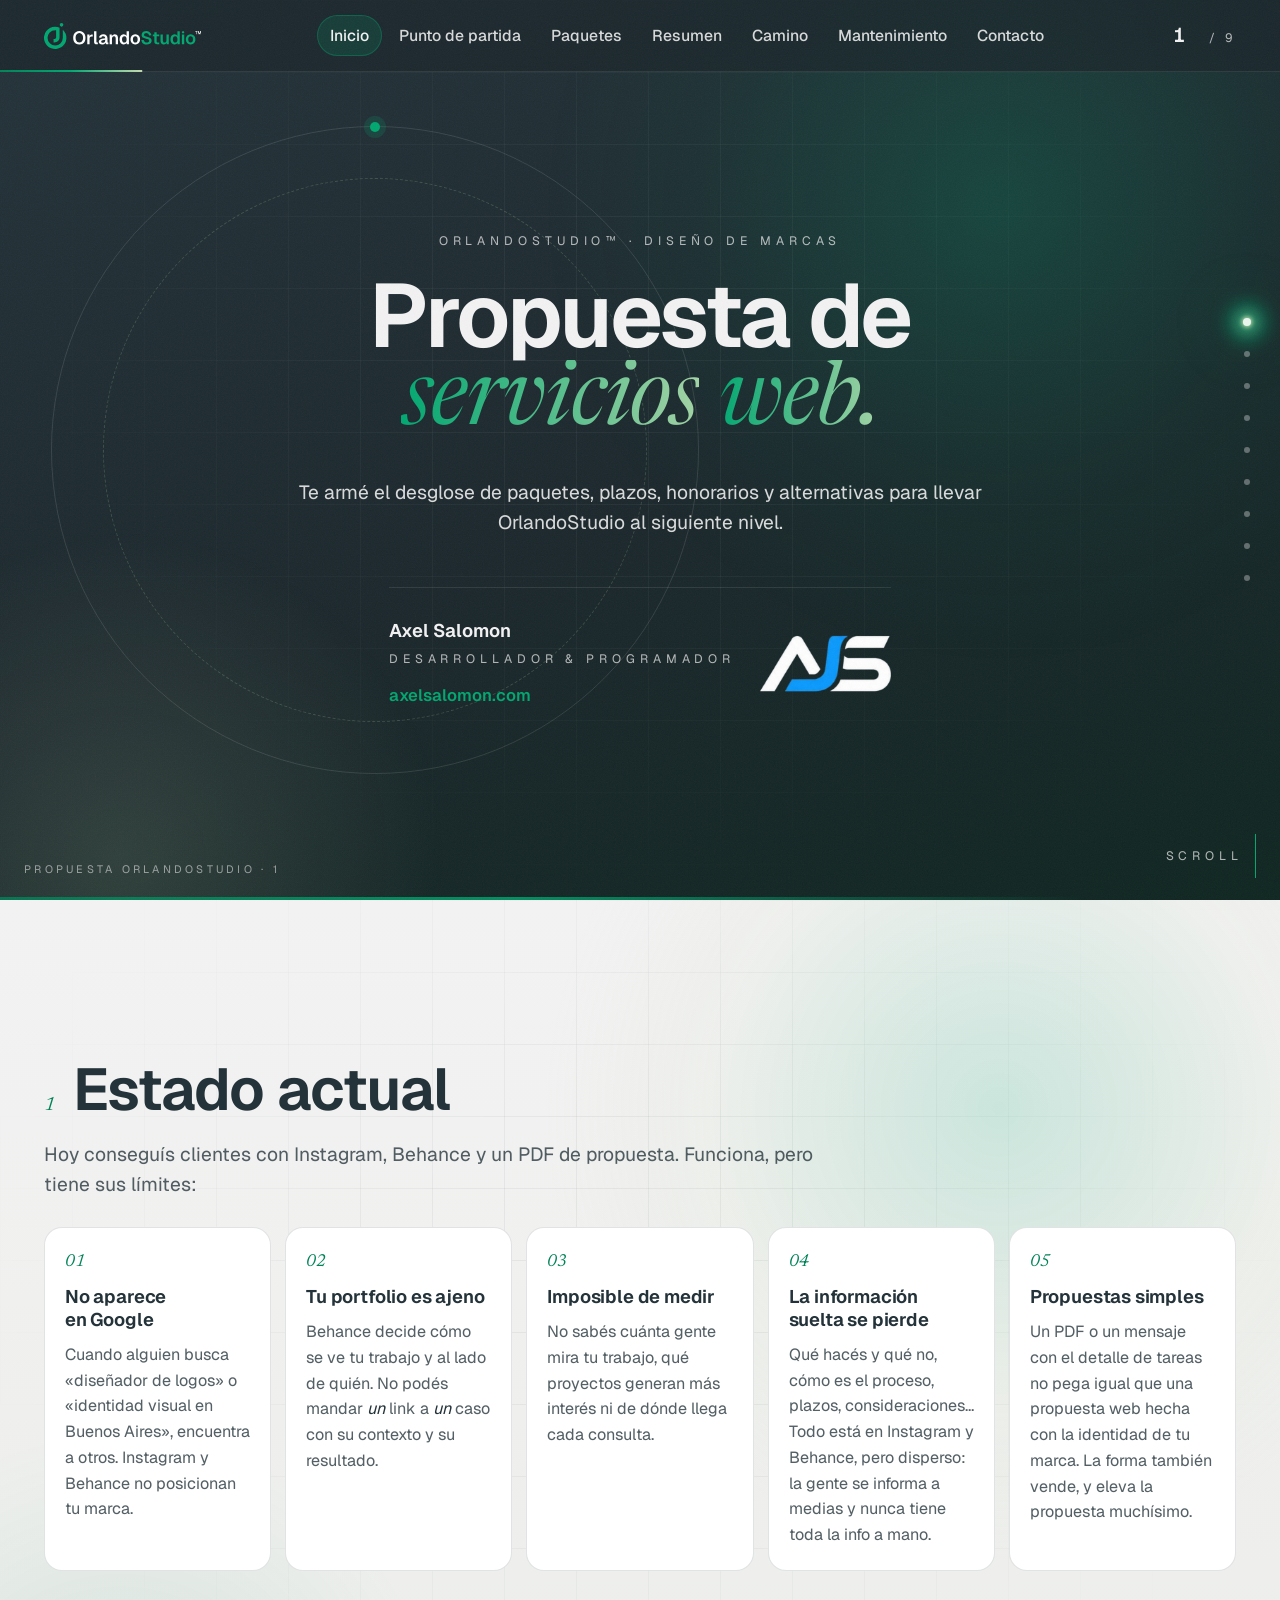
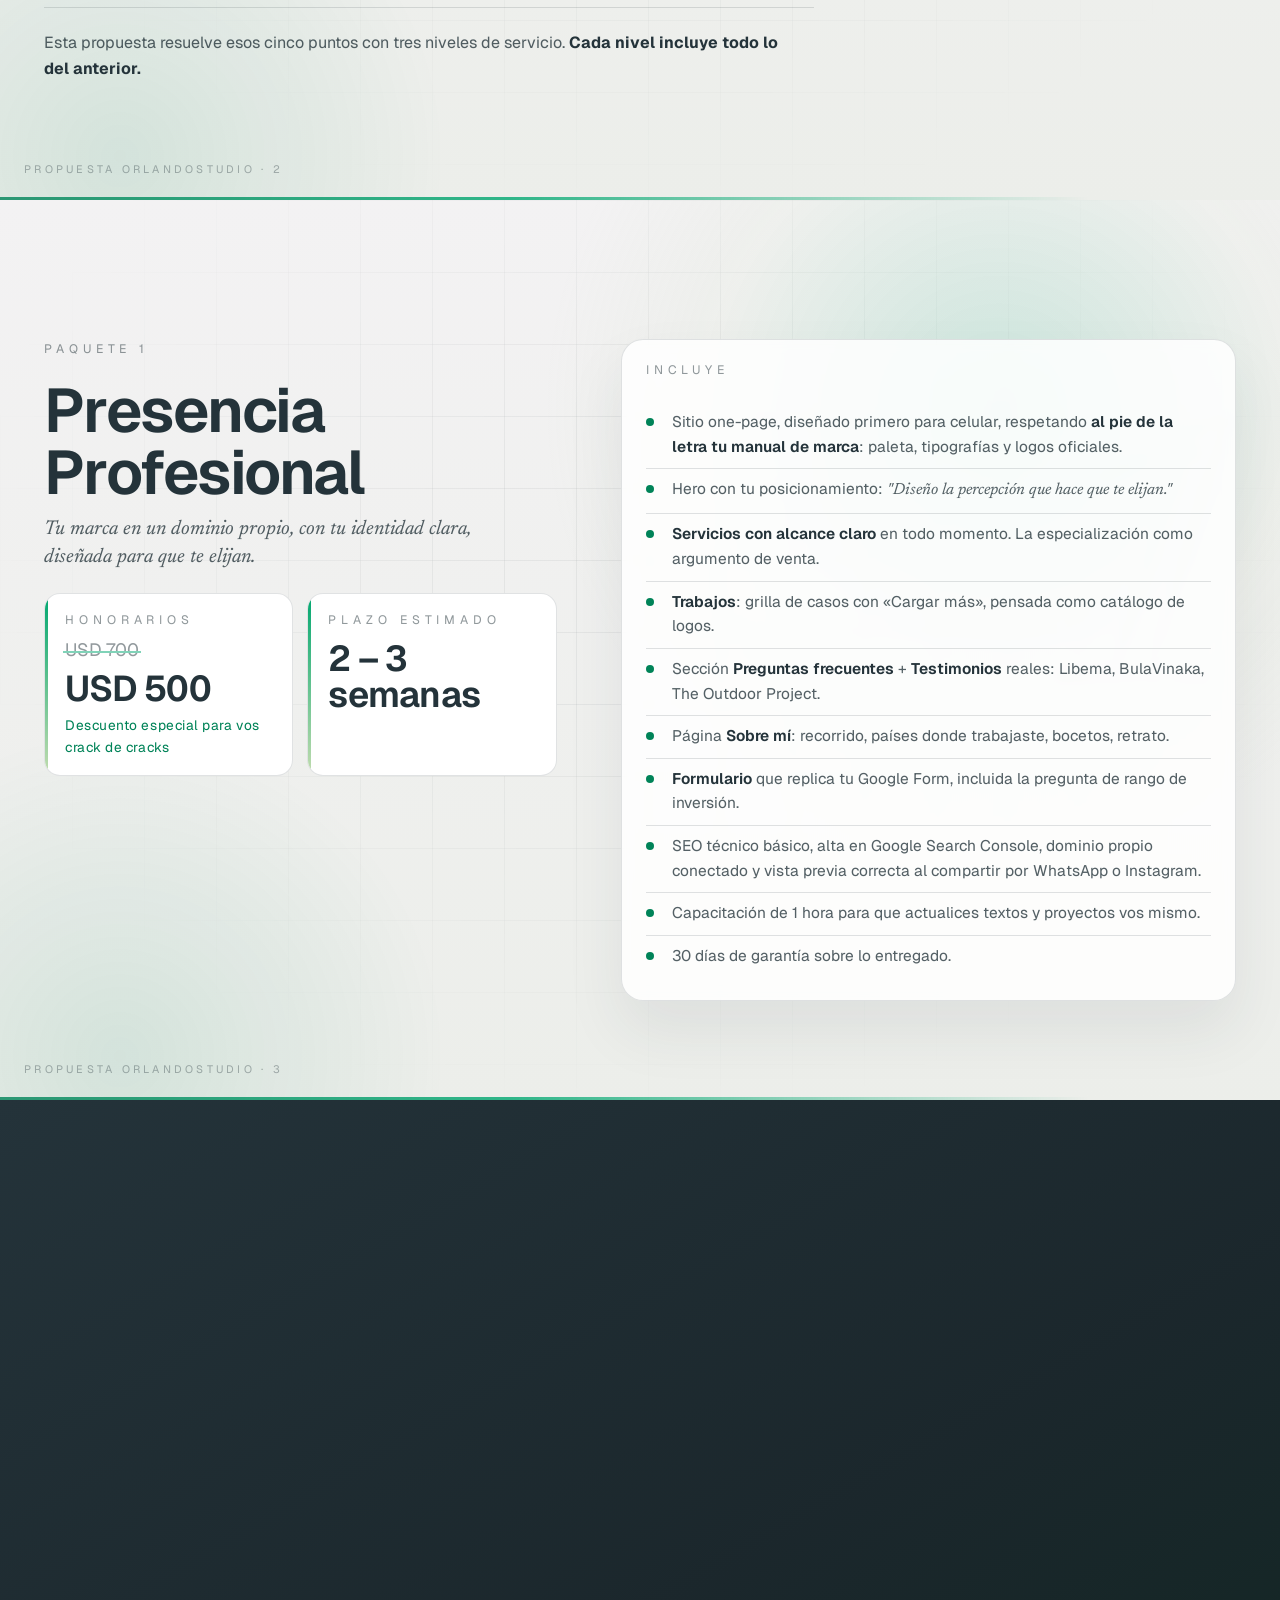
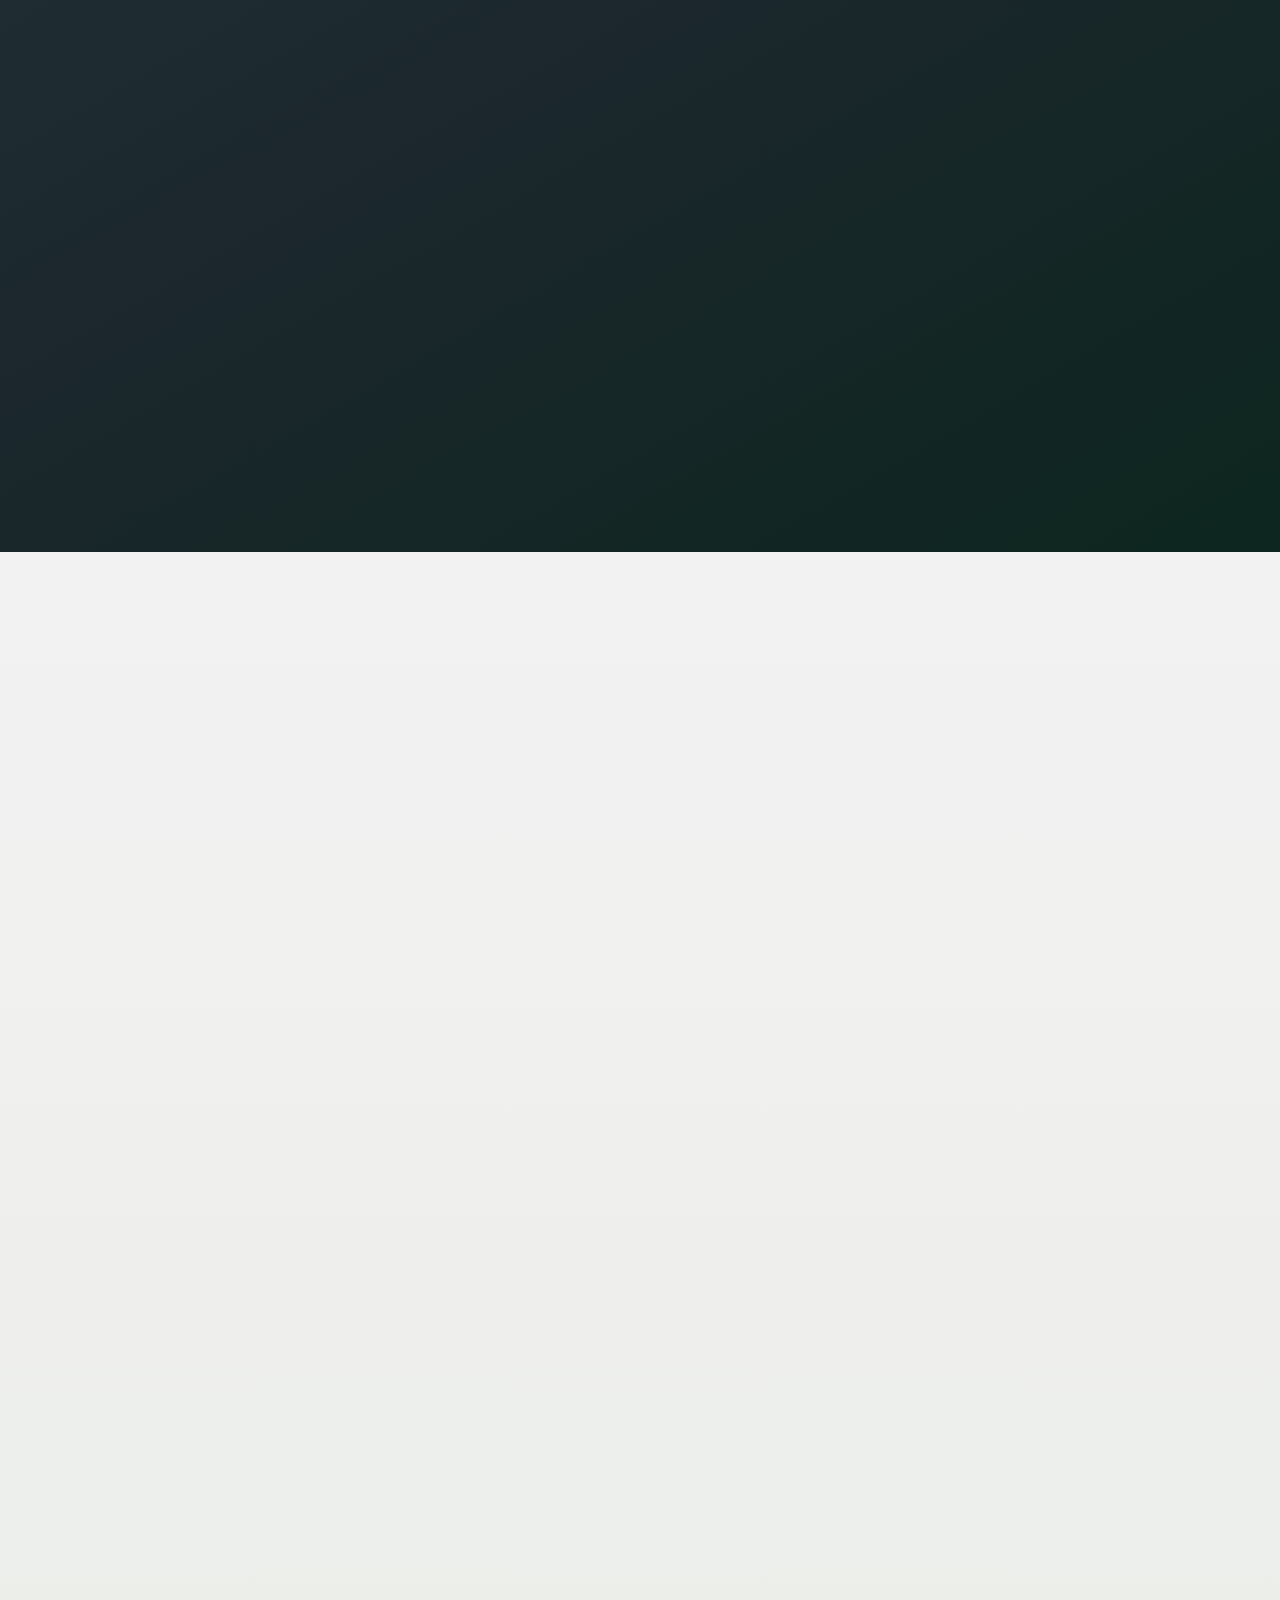
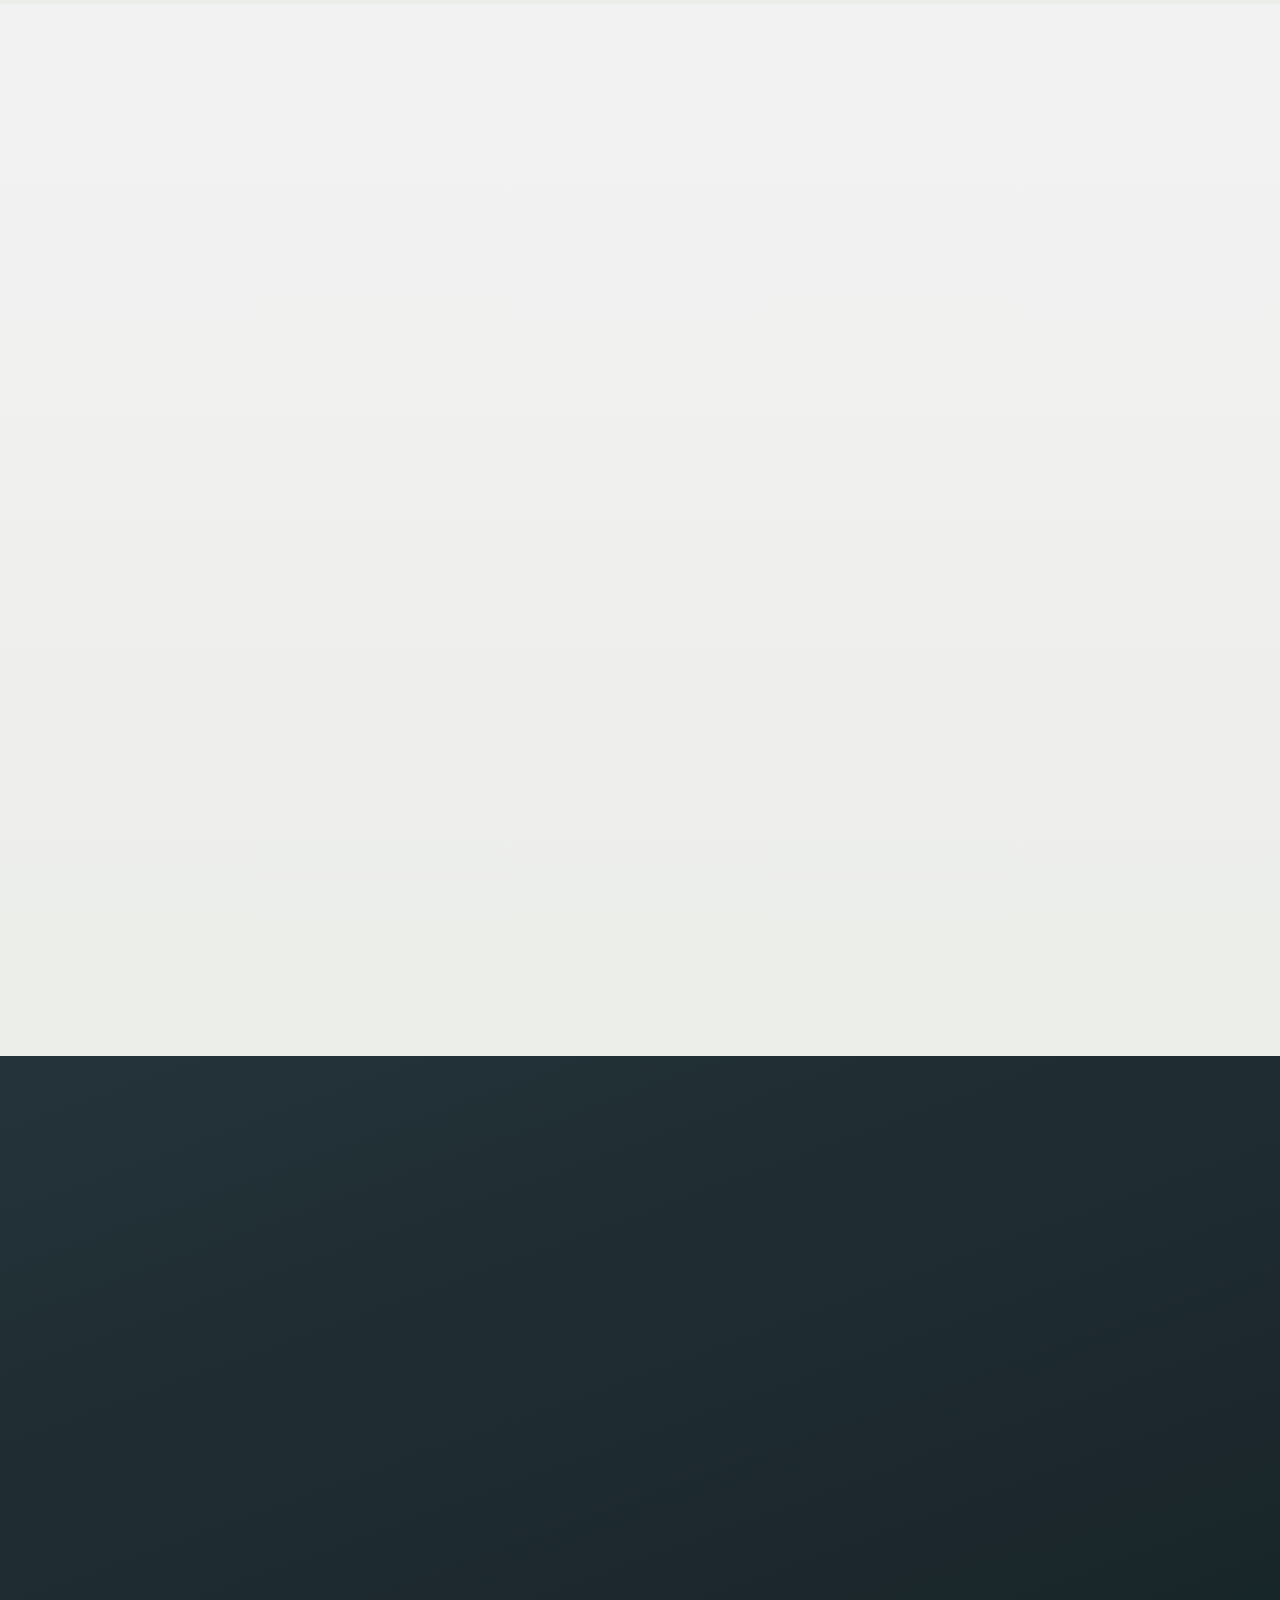
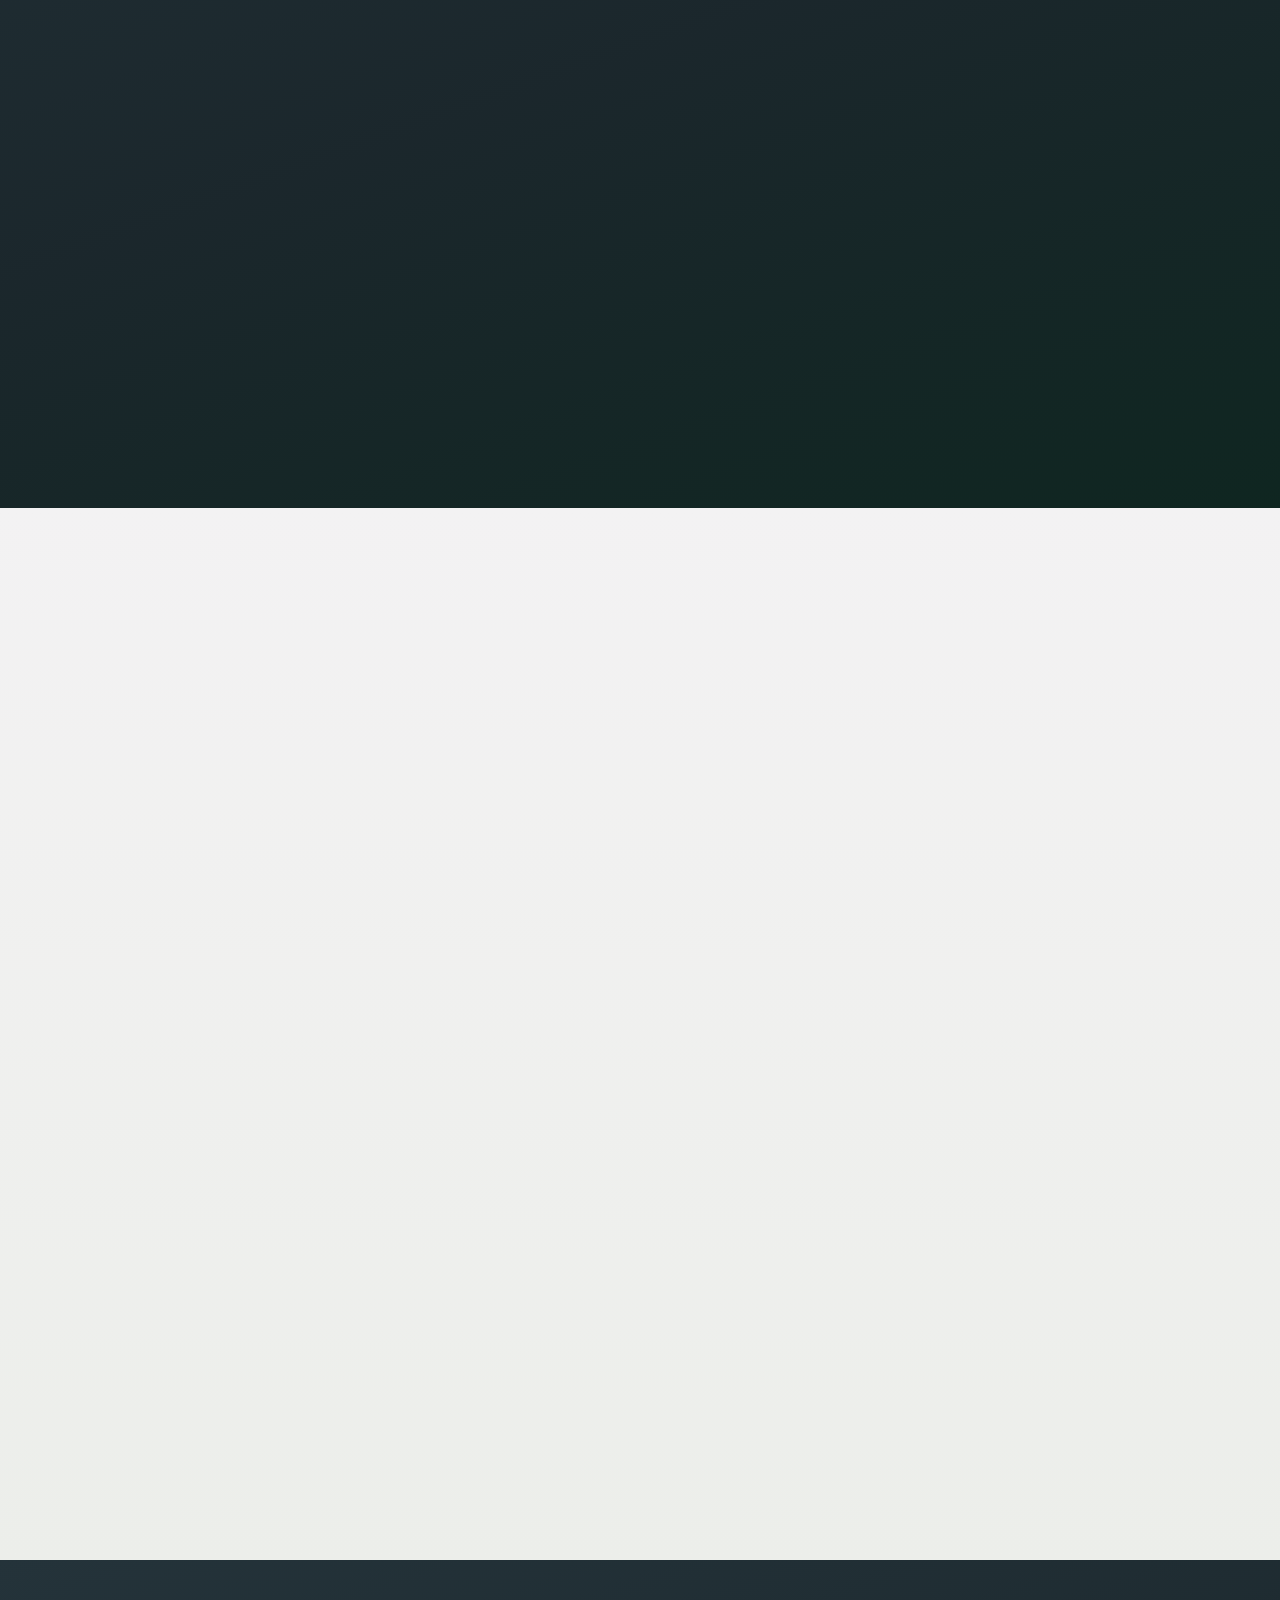
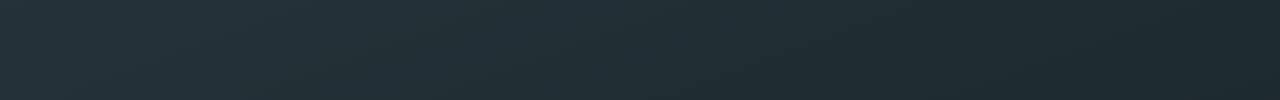
<file: propuesta/index.html>
<!DOCTYPE html>
<html lang="es">
<head>
<meta charset="UTF-8">
<script>if(!/\/$|\.html$/.test(location.pathname))location.replace(location.pathname+"/"+location.search+location.hash)</script>
<meta name="viewport" content="width=device-width, initial-scale=1">
<title>Propuesta de servicios web · OrlandoStudio</title>
<meta name="description" content="Propuesta de servicios web para OrlandoStudio: paquetes, plazos, honorarios y mantenimiento.">
<!-- Documento privado: no indexar ni seguir. -->
<meta name="robots" content="noindex, nofollow">
<meta name="theme-color" content="#24333A">
<link rel="icon" href="../assets/brand/JO_Positivo.svg" type="image/svg+xml">
<link rel="preconnect" href="https://fonts.googleapis.com">
<link rel="preconnect" href="https://fonts.gstatic.com" crossorigin>
<link href="https://fonts.googleapis.com/css2?family=Newsreader:ital,opsz,wght@0,6..72,400;0,6..72,500;1,6..72,400&display=swap" rel="stylesheet">
<link rel="preload" as="font" href="../assets/fonts/Geist-VariableFont_wght.ttf" type="font/ttf" crossorigin>
<link rel="stylesheet" href="propuesta.css?v=20261005b">
</head>
<body>

<a href="#inicio" class="skip-link">Saltar al contenido</a>
<div class="noise-overlay" aria-hidden="true"></div>

<!-- Splash de entrada: "Axel Salomon para OrlandoStudio" -->
<div class="splash" id="splash" aria-hidden="true">
  <div class="splash-inner">
    <span class="splash-from">Axel Salomon</span>
    <span class="splash-for eyebrow">para</span>
    <span class="splash-to">
      <img src="../assets/brand/OrlandoStudio_Negativo.svg" alt="" width="220" height="40">
      <i class="splash-underline"></i>
    </span>
  </div>
</div>

<header class="deck-header" id="deck-header">
  <span class="deck-progress" id="deck-progress" aria-hidden="true"></span>
  <div class="deck-header-inner">
    <a href="#inicio" class="brand" aria-label="Volver al inicio de la propuesta">
      <img class="brand-logo" src="../assets/brand/OrlandoStudio_LogoOficialWeb.svg" alt="OrlandoStudio" width="152" height="25">
    </a>

    <nav class="deck-nav" id="deck-nav" aria-label="Secciones de la propuesta">
      <ul>
        <li><a href="#inicio" data-slide="inicio">Inicio</a></li>
        <li><a href="#punto-de-partida" data-slide="punto-de-partida">Punto de partida</a></li>
        <li><a href="#paquete-1" data-slide="paquete-1" data-group="paquetes">Paquetes</a></li>
        <li><a href="#resumen" data-slide="resumen">Resumen</a></li>
        <li><a href="#camino" data-slide="camino">Camino</a></li>
        <li><a href="#mantenimiento" data-slide="mantenimiento">Mantenimiento</a></li>
        <li><a href="#contacto" data-slide="contacto">Contacto</a></li>
      </ul>
    </nav>

    <div class="deck-header-right">
      <p class="deck-counter" aria-live="polite">
        <strong id="deck-current">01</strong><span>/ <span id="deck-total">09</span></span>
      </p>
      <button class="nav-toggle" id="deck-burger" type="button" aria-expanded="false" aria-controls="mobile-menu" aria-label="Abrir menú de navegación">
        <span></span><span></span><span></span>
      </button>
    </div>
  </div>
</header>

<!-- Menú mobile (overlay a pantalla completa, mismo recurso que el home).
     Vive fuera del <header> porque el backdrop-filter del header rompería
     un position:fixed hijo. -->
<div class="mobile-menu" id="mobile-menu">
  <a href="#inicio" class="brand mobile-menu-brand" aria-label="Volver al inicio de la propuesta">
    <img class="brand-logo" src="../assets/brand/OrlandoStudio_LogoOficialWeb.svg" alt="OrlandoStudio" width="152" height="25">
  </a>
  <button type="button" class="mobile-menu-close" id="mobile-menu-close" aria-label="Cerrar menú">
    <span aria-hidden="true">&times;</span>
  </button>
  <div class="mobile-menu-inner">
    <nav class="mobile-nav" aria-label="Secciones de la propuesta (móvil)">
      <ol>
        <li><a href="#inicio" data-slide="inicio"><span class="mobile-nav-index">1</span><span class="mobile-nav-label">Inicio</span></a></li>
        <li><a href="#punto-de-partida" data-slide="punto-de-partida"><span class="mobile-nav-index">2</span><span class="mobile-nav-label">Punto de partida</span></a></li>
        <li><a href="#paquete-1" data-slide="paquete-1" data-group="paquetes"><span class="mobile-nav-index">3</span><span class="mobile-nav-label">Paquetes</span></a></li>
        <li><a href="#resumen" data-slide="resumen"><span class="mobile-nav-index">4</span><span class="mobile-nav-label">Resumen</span></a></li>
        <li><a href="#camino" data-slide="camino"><span class="mobile-nav-index">5</span><span class="mobile-nav-label">Camino</span></a></li>
        <li><a href="#mantenimiento" data-slide="mantenimiento"><span class="mobile-nav-index">6</span><span class="mobile-nav-label">Mantenimiento</span></a></li>
        <li><a href="#contacto" data-slide="contacto"><span class="mobile-nav-index">7</span><span class="mobile-nav-label">Contacto</span></a></li>
      </ol>
    </nav>
    <div class="mobile-menu-bottom">
      <a href="https://wa.me/5491161970675?text=Hola%20Axel%2C%20vi%20la%20propuesta%20web%20para%20OrlandoStudio%20y%20quiero%20avanzar." class="btn btn-primary mobile-menu-cta" target="_blank" rel="noopener">Avanzar por WhatsApp <span aria-hidden="true">&rarr;</span></a>
    </div>
  </div>
</div>

<main id="deck" class="deck">

  <!-- ============ 01 · INICIO ============ -->
  <section class="slide slide--dark slide--cover" id="inicio" data-title="Inicio">
    <span class="slide-rings" aria-hidden="true">
      <i class="ring ring--spin"><b></b></i>
      <i class="ring ring--dashed"></i>
    </span>
    <div class="slide-inner">
      <p class="eyebrow" data-reveal>OrlandoStudio™ · Diseño de marcas</p>
      <h1 class="cover-title" data-reveal data-split>
        <span class="line">Propuesta de</span>
        <span class="line line--accent">servicios web.</span>
      </h1>
      <p class="cover-sub" data-reveal>Te armé el desglose de paquetes, plazos, honorarios y alternativas para llevar OrlandoStudio al siguiente nivel.</p>
      <div class="cover-author" data-reveal>
        <div class="cover-author-text">
          <span class="cover-author-name">Axel Salomon</span>
          <span class="cover-author-role eyebrow">Desarrollador &amp; Programador</span>
          <a class="cover-author-link" href="https://axelsalomon.com" target="_blank" rel="noopener">axelsalomon.com</a>
        </div>
        <img class="cover-author-logo" src="../assets/img/ajs-simbolo.webp" alt="AJS" width="748" height="352" decoding="async">
      </div>
    </div>
    <a href="#punto-de-partida" class="scroll-hint" aria-label="Ir a la siguiente sección">
      <span class="eyebrow">Scroll</span>
      <i></i>
    </a>
    <p class="slide-foot" aria-hidden="true">Propuesta OrlandoStudio · 1</p>
  </section>

  <!-- ============ 02 · PUNTO DE PARTIDA ============ -->
  <section class="slide slide--light" id="punto-de-partida" data-title="Punto de partida">
    <div class="slide-inner">
      <header class="slide-head" data-reveal>
        <span class="slide-num">1</span>
        <h2 class="slide-title" data-split>Estado actual</h2>
      </header>
      <p class="slide-lead" data-reveal>Hoy conseguís clientes con Instagram, Behance y un PDF de propuesta. Funciona, pero tiene sus límites:</p>

      <ol class="pain-grid">
        <li class="pain" data-reveal>
          <span class="pain-num">01</span>
          <h3>No aparece en Google</h3>
          <p>Cuando alguien busca «diseñador de logos» o «identidad visual en Buenos Aires», encuentra a otros. Instagram y Behance no posicionan tu marca.</p>
        </li>
        <li class="pain" data-reveal>
          <span class="pain-num">02</span>
          <h3>Tu portfolio es ajeno</h3>
          <p>Behance decide cómo se ve tu trabajo y al lado de quién. No podés mandar <em>un</em> link a <em>un</em> caso con su contexto y su resultado.</p>
        </li>
        <li class="pain" data-reveal>
          <span class="pain-num">03</span>
          <h3>Imposible de medir</h3>
          <p>No sabés cuánta gente mira tu trabajo, qué proyectos generan más interés ni de dónde llega cada consulta.</p>
        </li>
        <li class="pain" data-reveal>
          <span class="pain-num">04</span>
          <h3>La información suelta se pierde</h3>
          <p>Qué hacés y qué no, cómo es el proceso, plazos, consideraciones… Todo está en Instagram y Behance, pero disperso: la gente se informa a medias y nunca tiene toda la info a mano.</p>
        </li>
        <li class="pain" data-reveal>
          <span class="pain-num">05</span>
          <h3>Propuestas simples</h3>
          <p>Un PDF o un mensaje con el detalle de tareas no pega igual que una propuesta web hecha con la identidad de tu marca. La forma también vende, y eleva la propuesta muchísimo.</p>
        </li>
      </ol>

      <p class="slide-note" data-reveal>Esta propuesta resuelve esos cinco puntos con tres niveles de servicio. <strong>Cada nivel incluye todo lo del anterior.</strong></p>
    </div>
    <p class="slide-foot" aria-hidden="true">Propuesta OrlandoStudio · 2</p>
  </section>

  <!-- ============ 03 · PAQUETE 1 ============ -->
  <section class="slide slide--light slide--pack" id="paquete-1" data-title="Paquete 1">
    <span class="slide-bignum" aria-hidden="true">1</span>
    <div class="slide-inner">
      <div class="pack-grid">
        <div class="pack-main">
          <p class="eyebrow eyebrow--light" data-reveal>Paquete 1</p>
          <h2 class="pack-title" data-reveal data-split>Presencia Profesional</h2>
          <p class="pack-quote" data-reveal>Tu marca en un dominio propio, con tu identidad clara, diseñada para que te elijan.</p>

          <div class="pack-meta" data-reveal>
            <div class="pack-meta-cell">
              <span class="eyebrow eyebrow--light">Honorarios</span>
              <span class="price"><s>USD 700</s> <b data-count="500">USD 500</b></span>
              <span class="price-note">Descuento especial para vos crack de cracks</span>
            </div>
            <div class="pack-meta-cell">
              <span class="eyebrow eyebrow--light">Plazo estimado</span>
              <span class="price"><b>2 – 3 semanas</b></span>
            </div>
          </div>
        </div>

        <div class="pack-list-wrap" data-reveal>
          <span class="eyebrow eyebrow--light">Incluye</span>
          <ul class="pack-list">
            <li>Sitio one-page, diseñado primero para celular, respetando <strong>al pie de la letra tu manual de marca</strong>: paleta, tipografías y logos oficiales.</li>
            <li>Hero con tu posicionamiento: <em>"Diseño la percepción que hace que te elijan."</em></li>
            <li><strong>Servicios con alcance claro</strong> en todo momento. La especialización como argumento de venta.</li>
            <li><strong>Trabajos</strong>: grilla de casos con «Cargar más», pensada como catálogo de logos.</li>
            <li>Sección <strong>Preguntas frecuentes</strong> + <strong>Testimonios</strong> reales: Libema, BulaVinaka, The Outdoor Project.</li>
            <li>Página <strong>Sobre mí</strong>: recorrido, países donde trabajaste, bocetos, retrato.</li>
            <li><strong>Formulario</strong> que replica tu Google Form, incluida la pregunta de rango de inversión.</li>
            <li>SEO técnico básico, alta en Google Search Console, dominio propio conectado y vista previa correcta al compartir por WhatsApp o Instagram.</li>
            <li>Capacitación de 1 hora para que actualices textos y proyectos vos mismo.</li>
            <li>30 días de garantía sobre lo entregado.</li>
          </ul>
        </div>
      </div>
    </div>
    <p class="slide-foot" aria-hidden="true">Propuesta OrlandoStudio · 3</p>
  </section>

  <!-- ============ 04 · PAQUETE 2 ============ -->
  <section class="slide slide--dark slide--pack slide--featured" id="paquete-2" data-title="Paquete 2">
    <span class="slide-bignum" aria-hidden="true">2</span>
    <figure class="pack-watermark" aria-hidden="true" data-parallax="0.12">
      <img src="../assets/img/julian-studio-watermark-2.webp" alt="" width="869" height="900" decoding="async">
    </figure>
    <div class="slide-inner">
      <div class="pack-grid">
        <div class="pack-main">
          <p class="eyebrow" data-reveal>Paquete 2 <span class="badge">★ Recomendado</span></p>
          <p class="pack-kicker" data-reveal><i></i>Integración de ingeniería de software</p>
          <h2 class="pack-title" data-reveal data-split>Web de Marca</h2>
          <p class="pack-quote" data-reveal>Todo el Paquete 1 + el sitio se convierte en tu herramienta de venta: cada consulta llega calificada y con datos.</p>

          <div class="pack-meta" data-reveal>
            <div class="pack-meta-cell">
              <span class="eyebrow">Honorarios</span>
              <span class="price"><s>USD 950</s> <b data-count="750">USD 750</b></span>
              <span class="price-note">Si, aca también te dejo el descuento</span>
            </div>
            <div class="pack-meta-cell">
              <span class="eyebrow">Plazo estimado</span>
              <span class="price"><b>4 – 6 semanas</b></span>
            </div>
          </div>

          <div class="pack-results" data-reveal>
            <span class="eyebrow">Resultados esperados</span>
            <ul>
              <li>Quien va a invertir USD 750 – 2.900 en su marca necesita confianza: los casos reales publicados en tu propio portfolio despejan esa duda.</li>
              <li>Tener la propuesta de paquetes en la web, con la identidad de tu marca, suma profesionalidad al estudio y le da más seguridad al cliente.</li>
              <li>Información concreta para decidir qué proyectos mostrar y en qué red invertir tiempo, gracias a la nueva base de datos.</li>
            </ul>
          </div>
        </div>

        <div class="pack-list-wrap" data-reveal>
          <span class="eyebrow">Suma</span>
          <ul class="pack-list">
            <li><strong>Registro de leads y consultas.</strong> El formulario envía cada consulta a tu mail y la registra en una planilla: nombre, negocio, servicio, rango de inversión, plazo. Nada se pierde en un DM.</li>
            <li><strong>Casos de estudio con página propia</strong>: problema → proceso → resultado, con mockups y aplicaciones. Un link por proyecto para mandar en una propuesta o un DM.</li>
            <li class="sub">Una única plantilla y un único archivo de datos: la grilla de Trabajos y cada caso se generan desde el mismo lugar. <strong>Sumar un caso nuevo es agregar una entrada de texto y sus imágenes</strong>, sin tocar diseño ni código.</li>
            <li><strong>Propuesta en la web</strong>: tus paquetes (Esencial / Completa / Total) como página privada con link, para reemplazar el PDF en el paso 2 de tu proceso. Se actualiza en minutos y sabés si el cliente la abrió.</li>
            <li><strong>Instagram y Behance</strong> integrados (feed en vivo) y ficha de <strong>Google Business Profile</strong> con reseñas: posicionamiento en Maps y búsquedas locales.</li>
            <li><strong>Analytics</strong>: de dónde llegan, qué casos miran, cuántos completan el brief, desde qué red.</li>
            <li><strong>SEO de posicionamiento</strong>: aparecer y ser recomendado en Google y en chats de IA para «diseñador de logos», «identidad visual», «manual de marca» (Buenos Aires, Argentina, LATAM).</li>
          </ul>
        </div>
      </div>
    </div>
    <p class="slide-foot" aria-hidden="true">Propuesta OrlandoStudio · 4</p>
  </section>

  <!-- ============ 05 · PAQUETE 3 ============ -->
  <section class="slide slide--light slide--pack" id="paquete-3" data-title="Paquete 3">
    <span class="slide-bignum" aria-hidden="true">3</span>
    <div class="slide-inner">
      <div class="pack-grid">
        <div class="pack-main">
          <p class="eyebrow eyebrow--light" data-reveal>Paquete 3</p>
          <h2 class="pack-title" data-reveal data-split>Web de Marca + Asistente IA</h2>
          <p class="pack-quote" data-reveal>Todo el Paquete 2 + un asistente que atiende y califica 24/7 dentro de la web, y una presentación de honorarios de otro nivel.</p>

          <div class="pack-meta" data-reveal>
            <div class="pack-meta-cell">
              <span class="eyebrow eyebrow--light">Honorarios</span>
              <span class="price"><s>USD 1.100</s> <b data-count="900">USD 900</b></span>
              <span class="price-note">Aprovecha wachin, ofertón</span>
            </div>
            <div class="pack-meta-cell">
              <span class="eyebrow eyebrow--light">Plazo estimado</span>
              <span class="price"><b>6 – 8 semanas</b></span>
            </div>
          </div>

          <div class="pack-results" data-reveal>
            <span class="eyebrow eyebrow--light">Resultados esperados</span>
            <ul>
              <li>Atención inmediata de noche y fines de semana, cuando los emprendedores están pensando su negocio.</li>
              <li>Ideal para aprovecharlo durante campañas publicitarias, justo cuando más consultas entran.</li>
              <li><strong>Cada conversación es un lead con datos</strong>, no un DM perdido.</li>
            </ul>
          </div>
        </div>

        <div class="pack-list-wrap" data-reveal>
          <span class="eyebrow eyebrow--light">Suma</span>
          <ul class="pack-list">
            <li><strong>Asistente de IA dentro de la página</strong>, entrenado con tu información: servicios, qué no hacés, proceso, tiempos, cómo se arranca, forma de pago (50/50), preguntas frecuentes, etc.</li>
            <li>Responde únicamente sobre OrlandoStudio, en tu tono. <strong>No pasa precios ni promete plazos</strong>: los precios siguen siendo privados, en la propuesta 1:1.</li>
            <li>Si el cliente quiere avanzar, <strong>lo lleva al formulario y te deriva por mail o WhatsApp con el resumen de la charla</strong>, para que no arranques de cero.</li>
            <li>Captura de leads también desde el chat para la base de datos (nombre, negocio, servicio, contacto) → misma planilla que el formulario.</li>
            <li>Reporte mensual de las preguntas más frecuentes: insumo para tu Instagram, tu propuesta y tu web.</li>
            <li><strong>Propuesta a medida de cada cliente</strong>: la página de paquetes pasa a ser una plantilla de presentación completa, con los tres paquetes y sus precios, personalizable para cada cliente. (Una plantilla muy similar a la de esta propuesta).</li>
            <li class="sub">Se suma otra página privada con un <strong>formulario para cargar los datos de tu cliente</strong> (marca, problemas actuales, imágenes de las soluciones, etc.). Lo completás, lo editás cuando quieras y se refleja directo en su propuesta, precios incluidos. Sin tocar código.</li>
            <li>Ajuste de la base de conocimiento durante los primeros 60 días.</li>
          </ul>
        </div>
      </div>
    </div>
    <p class="slide-foot" aria-hidden="true">Propuesta OrlandoStudio · 5</p>
  </section>

  <!-- ============ 06 · RESUMEN ============ -->
  <section class="slide slide--light" id="resumen" data-title="Resumen">
    <span class="slide-seal" aria-hidden="true" data-parallax="0.1">
      <i class="ring ring--spin"><b></b></i>
      <i class="ring ring--dashed"></i>
      <img src="../assets/brand/OrlandoDesignCO_Positivo.svg" alt="" width="407" height="409" decoding="async">
    </span>
    <div class="slide-inner">
      <header class="slide-head" data-reveal>
        <span class="slide-num">2</span>
        <h2 class="slide-title" data-split>Resumen</h2>
      </header>
      <p class="slide-lead" data-reveal>Los tres paquetes, lado a lado.</p>

      <div class="table-wrap" data-reveal>
        <table class="compare">
          <thead>
            <tr>
              <th scope="col">Alcance</th>
              <th scope="col"><span class="eyebrow eyebrow--light">Paquete 1</span>Presencia Profesional</th>
              <th scope="col" class="is-reco"><span class="eyebrow eyebrow--light">Paquete 2<span class="reco-label"> · ★ Recomendado</span></span>Web de Marca</th>
              <th scope="col"><span class="eyebrow eyebrow--light">Paquete 3</span>Web + Asistente IA</th>
            </tr>
          </thead>
          <tbody>
            <tr><th scope="row">Sitio a medida con tu manual de marca, Sobre mí, dominio propio</th><td><i class="tick yes"><svg viewBox="0 0 24 24" aria-hidden="true"><path d="M5 12.5l4.5 4.5L19 7.5"/></svg><span>Sí</span></i></td><td class="is-reco"><i class="tick yes"><svg viewBox="0 0 24 24" aria-hidden="true"><path d="M5 12.5l4.5 4.5L19 7.5"/></svg><span>Sí</span></i></td><td><i class="tick yes"><svg viewBox="0 0 24 24" aria-hidden="true"><path d="M5 12.5l4.5 4.5L19 7.5"/></svg><span>Sí</span></i></td></tr>
            <tr><th scope="row">Formulario de brief con filtro de inversión</th><td><i class="tick yes"><svg viewBox="0 0 24 24" aria-hidden="true"><path d="M5 12.5l4.5 4.5L19 7.5"/></svg><span>Sí</span></i></td><td class="is-reco"><i class="tick yes"><svg viewBox="0 0 24 24" aria-hidden="true"><path d="M5 12.5l4.5 4.5L19 7.5"/></svg><span>Sí</span></i></td><td><i class="tick yes"><svg viewBox="0 0 24 24" aria-hidden="true"><path d="M5 12.5l4.5 4.5L19 7.5"/></svg><span>Sí</span></i></td></tr>
            <tr><th scope="row">Brief → mail + planilla (captura de leads)</th><td><i class="tick no"><svg viewBox="0 0 24 24" aria-hidden="true"><path d="M7 12h10"/></svg><span>No</span></i></td><td class="is-reco"><i class="tick yes"><svg viewBox="0 0 24 24" aria-hidden="true"><path d="M5 12.5l4.5 4.5L19 7.5"/></svg><span>Sí</span></i></td><td><i class="tick yes"><svg viewBox="0 0 24 24" aria-hidden="true"><path d="M5 12.5l4.5 4.5L19 7.5"/></svg><span>Sí</span></i></td></tr>
            <tr><th scope="row">Casos de estudio con link propio (autogestionables)</th><td><i class="tick no"><svg viewBox="0 0 24 24" aria-hidden="true"><path d="M7 12h10"/></svg><span>No</span></i></td><td class="is-reco"><i class="tick yes"><svg viewBox="0 0 24 24" aria-hidden="true"><path d="M5 12.5l4.5 4.5L19 7.5"/></svg><span>Sí</span></i></td><td><i class="tick yes"><svg viewBox="0 0 24 24" aria-hidden="true"><path d="M5 12.5l4.5 4.5L19 7.5"/></svg><span>Sí</span></i></td></tr>
            <tr><th scope="row">Propuesta privada en la web (reemplaza el PDF)</th><td><i class="tick no"><svg viewBox="0 0 24 24" aria-hidden="true"><path d="M7 12h10"/></svg><span>No</span></i></td><td class="is-reco"><i class="tick yes"><svg viewBox="0 0 24 24" aria-hidden="true"><path d="M5 12.5l4.5 4.5L19 7.5"/></svg><span>Sí</span></i></td><td><i class="tick yes"><svg viewBox="0 0 24 24" aria-hidden="true"><path d="M5 12.5l4.5 4.5L19 7.5"/></svg><span>Sí</span></i></td></tr>
            <tr><th scope="row">Analytics, SEO, Google Business, Instagram/Behance</th><td><i class="tick no"><svg viewBox="0 0 24 24" aria-hidden="true"><path d="M7 12h10"/></svg><span>No</span></i></td><td class="is-reco"><i class="tick yes"><svg viewBox="0 0 24 24" aria-hidden="true"><path d="M5 12.5l4.5 4.5L19 7.5"/></svg><span>Sí</span></i></td><td><i class="tick yes"><svg viewBox="0 0 24 24" aria-hidden="true"><path d="M5 12.5l4.5 4.5L19 7.5"/></svg><span>Sí</span></i></td></tr>
            <tr><th scope="row">Asistente IA 24/7 con derivación y resumen</th><td><i class="tick no"><svg viewBox="0 0 24 24" aria-hidden="true"><path d="M7 12h10"/></svg><span>No</span></i></td><td class="is-reco"><i class="tick no"><svg viewBox="0 0 24 24" aria-hidden="true"><path d="M7 12h10"/></svg><span>No</span></i></td><td><i class="tick yes"><svg viewBox="0 0 24 24" aria-hidden="true"><path d="M5 12.5l4.5 4.5L19 7.5"/></svg><span>Sí</span></i></td></tr>
            <tr><th scope="row">Reporte mensual de preguntas del asistente</th><td><i class="tick no"><svg viewBox="0 0 24 24" aria-hidden="true"><path d="M7 12h10"/></svg><span>No</span></i></td><td class="is-reco"><i class="tick no"><svg viewBox="0 0 24 24" aria-hidden="true"><path d="M7 12h10"/></svg><span>No</span></i></td><td><i class="tick yes"><svg viewBox="0 0 24 24" aria-hidden="true"><path d="M5 12.5l4.5 4.5L19 7.5"/></svg><span>Sí</span></i></td></tr>
            <tr><th scope="row">Propuesta a medida de cada cliente (plantilla + formulario de carga)</th><td><i class="tick no"><svg viewBox="0 0 24 24" aria-hidden="true"><path d="M7 12h10"/></svg><span>No</span></i></td><td class="is-reco"><i class="tick no"><svg viewBox="0 0 24 24" aria-hidden="true"><path d="M7 12h10"/></svg><span>No</span></i></td><td><i class="tick yes"><svg viewBox="0 0 24 24" aria-hidden="true"><path d="M5 12.5l4.5 4.5L19 7.5"/></svg><span>Sí</span></i></td></tr>
          </tbody>
          <tfoot>
            <tr class="row-price">
              <th scope="row">Honorarios</th>
              <td><s>USD 700</s><b>USD 500</b></td>
              <td class="is-reco"><s>USD 950</s><b>USD 750</b></td>
              <td><s>USD 1.100</s><b>USD 900</b></td>
            </tr>
            <tr>
              <th scope="row">Plazo</th>
              <td>2 – 3 sem.</td>
              <td class="is-reco">4 – 6 sem.</td>
              <td>6 – 8 sem.</td>
            </tr>
          </tfoot>
        </table>
      </div>
    </div>
    <p class="slide-foot" aria-hidden="true">Propuesta OrlandoStudio · 6</p>
  </section>

  <!-- ============ 07 · CAMINO ============ -->
  <section class="slide slide--dark" id="camino" data-title="Camino">
    <div class="slide-inner">
      <header class="slide-head" data-reveal>
        <span class="slide-num">3</span>
        <h2 class="slide-title" data-split>Camino de crecimiento</h2>
      </header>
      <p class="slide-lead" data-reveal>Arrancá por donde te quede cómodo, sin tirar nada.</p>

      <ol class="steps">
        <li class="step" data-reveal>
          <span class="eyebrow">Paso 1</span>
          <h3>Presencia Profesional</h3>
          <p>Tu marca en tu dominio, con tu manual aplicado y un formulario que filtra antes de hablar.</p>
        </li>
        <li class="step" data-reveal>
          <span class="eyebrow">Paso 2</span>
          <h3>Web de Marca</h3>
          <p>Casos con link propio, leads que llegan con datos y la propuesta viviendo en la web, siempre lista.</p>
        </li>
        <li class="step" data-reveal>
          <span class="eyebrow">Paso 3</span>
          <h3>Asistente IA</h3>
          <p>Atención 24/7, cada conversación convertida en un lead con datos y una propuesta tope de gama para cada cliente.</p>
        </li>
      </ol>

      <ul class="rules" data-reveal>
        <li>Podés arrancar, por ejemplo, por la <strong>Web de Marca</strong> y subir de paquete más adelante.</li>
        <li>Si hacés el upgrade <strong>dentro de los 6 meses</strong>, pagás solo la diferencia entre paquetes.</li>
        <li>Nada de lo construido se tira: cada nivel se apoya sobre el anterior. Arquitectura escalable desde el día 1.</li>
      </ul>
    </div>
    <div class="marquee-band" aria-label="Marcas que confiaron en OrlandoStudio" data-reveal>
      <div class="marquee-mask">
        <div class="marquee-track">
          <div class="marquee-set">
          <img src="../assets/img/clientes/logo-01.webp" alt="" width="120" height="120" loading="lazy">
          <img src="../assets/img/clientes/logo-02.webp" alt="" width="120" height="120" loading="lazy">
          <img src="../assets/img/clientes/logo-03.webp" alt="" width="120" height="120" loading="lazy">
          <img src="../assets/img/clientes/logo-04.webp" alt="" width="120" height="120" loading="lazy">
          <img src="../assets/img/clientes/logo-05.webp" alt="" width="120" height="120" loading="lazy">
          <img src="../assets/img/clientes/logo-06.webp" alt="" width="120" height="120" loading="lazy">
          <img src="../assets/img/clientes/logo-07.webp" alt="" width="120" height="120" loading="lazy">
          <img src="../assets/img/clientes/logo-08.webp" alt="" width="120" height="120" loading="lazy">
          <img src="../assets/img/clientes/logo-09.webp" alt="" width="120" height="120" loading="lazy">
          <img src="../assets/img/clientes/logo-10.webp" alt="" width="120" height="120" loading="lazy">
          <img src="../assets/img/clientes/logo-11.webp" alt="" width="120" height="120" loading="lazy">
          <img src="../assets/img/clientes/logo-12.webp" alt="" width="120" height="120" loading="lazy">
          <img src="../assets/img/clientes/logo-13.webp" alt="" width="120" height="120" loading="lazy">
          <img src="../assets/img/clientes/logo-14.webp" alt="" width="120" height="120" loading="lazy">
          <img src="../assets/img/clientes/logo-15.webp" alt="" width="120" height="120" loading="lazy">
          <img src="../assets/img/clientes/logo-16.webp" alt="" width="120" height="120" loading="lazy">
          <img src="../assets/img/clientes/logo-17.webp" alt="" width="120" height="120" loading="lazy">
          <img src="../assets/img/clientes/logo-18.webp" alt="" width="120" height="120" loading="lazy">
          <img src="../assets/img/clientes/logo-19.webp" alt="" width="120" height="120" loading="lazy">
          </div>
          <div class="marquee-set" aria-hidden="true">
          <img src="../assets/img/clientes/logo-01.webp" alt="" width="120" height="120" loading="lazy">
          <img src="../assets/img/clientes/logo-02.webp" alt="" width="120" height="120" loading="lazy">
          <img src="../assets/img/clientes/logo-03.webp" alt="" width="120" height="120" loading="lazy">
          <img src="../assets/img/clientes/logo-04.webp" alt="" width="120" height="120" loading="lazy">
          <img src="../assets/img/clientes/logo-05.webp" alt="" width="120" height="120" loading="lazy">
          <img src="../assets/img/clientes/logo-06.webp" alt="" width="120" height="120" loading="lazy">
          <img src="../assets/img/clientes/logo-07.webp" alt="" width="120" height="120" loading="lazy">
          <img src="../assets/img/clientes/logo-08.webp" alt="" width="120" height="120" loading="lazy">
          <img src="../assets/img/clientes/logo-09.webp" alt="" width="120" height="120" loading="lazy">
          <img src="../assets/img/clientes/logo-10.webp" alt="" width="120" height="120" loading="lazy">
          <img src="../assets/img/clientes/logo-11.webp" alt="" width="120" height="120" loading="lazy">
          <img src="../assets/img/clientes/logo-12.webp" alt="" width="120" height="120" loading="lazy">
          <img src="../assets/img/clientes/logo-13.webp" alt="" width="120" height="120" loading="lazy">
          <img src="../assets/img/clientes/logo-14.webp" alt="" width="120" height="120" loading="lazy">
          <img src="../assets/img/clientes/logo-15.webp" alt="" width="120" height="120" loading="lazy">
          <img src="../assets/img/clientes/logo-16.webp" alt="" width="120" height="120" loading="lazy">
          <img src="../assets/img/clientes/logo-17.webp" alt="" width="120" height="120" loading="lazy">
          <img src="../assets/img/clientes/logo-18.webp" alt="" width="120" height="120" loading="lazy">
          <img src="../assets/img/clientes/logo-19.webp" alt="" width="120" height="120" loading="lazy">
          </div>
        </div>
      </div>
    </div>
    <p class="slide-foot" aria-hidden="true">Propuesta OrlandoStudio · 7</p>
  </section>

  <!-- ============ 08 · MANTENIMIENTO ============ -->
  <section class="slide slide--light" id="mantenimiento" data-title="Mantenimiento">
    <div class="slide-inner">
      <header class="slide-head" data-reveal>
        <span class="slide-num">4</span>
        <h2 class="slide-title" data-split>Mantenimiento</h2>
      </header>
      <p class="slide-lead" data-reveal>Dos formas de seguir después de la entrega. Las dos son opcionales y podés pasar de una a otra cuando quieras.</p>

      <div class="plans">
        <article class="plan" data-reveal data-tilt>
          <span class="eyebrow eyebrow--light">Opción A</span>
          <h3>Autogestión + soporte a demanda</h3>
          <p class="plan-quote">Vos manejás el sitio. Yo entro solo cuando me necesitás.</p>
          <ul>
            <li><strong>Sin cargo mensual.</strong></li>
            <li>Con la capacitación de 1 hora, cargás casos nuevos, cambiás textos y actualizás testimonios por tu cuenta.</li>
            <li>Lo que excede eso (sección nueva, cambio de diseño, integración, algo que se rompió) se cotiza por tarea.</li>
            <li>Hosting y dominio a tu nombre; te dejo todo configurado.</li>
          </ul>
          <div class="plan-price">
            <div class="plan-price-row">
              <b>USD 20</b>
              <span>por ajuste puntual<br>(hasta 1 h)</span>
            </div>
            <small>Sección o funcionalidad nueva: se presupuesta aparte.</small>
          </div>
        </article>

        <article class="plan plan--featured" data-reveal data-tilt>
          <span class="eyebrow">Opción B</span>
          <h3>Mantenimiento básico</h3>
          <p class="plan-quote">Yo me ocupo de que el sitio esté siempre en pie y al día.</p>
          <ul>
            <li>Hasta <strong>2 cambios de contenido por mes</strong>: un caso nuevo, un testimonio, un texto. Me mandás el material y yo lo subo.</li>
            <li>Actualizaciones técnicas, backups mensuales, chequeo de que formulario, mail y planilla sigan funcionando.</li>
            <li>Monitoreo de dominio, SSL y caídas de la web, si las hubiera.</li>
            <li>Lo que exceda los 2 cambios mensuales se cobra como en la Opción A.</li>
          </ul>
          <div class="plan-price">
            <div class="plan-price-row">
              <div class="plan-promo">
                <s class="plan-promo-old">USD 15 / mes</s>
                <b>USD 10 <span class="per">/ mes</span></b>
                <span class="plan-promo-term">durante 6 meses</span>
                <em class="plan-promo-note">el loco seguia dando descuentos</em>
              </div>
              <span>Paquetes 1 y 2</span>
            </div>
            <div class="plan-price-row">
              <b>USD 30 <span class="per">/ mes</span></b>
              <span>Paquete 3 · incluye monitoreo<br>y ajustes del asistente IA</span>
            </div>
          </div>
        </article>
      </div>
    </div>
    <p class="slide-foot" aria-hidden="true">Propuesta OrlandoStudio · 8</p>
  </section>

  <!-- ============ 09 · CONTACTO ============ -->
  <section class="slide slide--dark slide--cover" id="contacto" data-title="Contacto">
    <span class="slide-rings" aria-hidden="true">
      <i class="ring ring--spin"><b></b></i>
      <i class="ring ring--dashed"></i>
    </span>
    <div class="slide-inner">
      <p class="eyebrow" data-reveal>Propuesta para OrlandoStudio · 2026</p>
      <h2 class="cover-title" data-reveal data-split>
        <span class="line">Gracias, Juli.</span>
        <span class="line line--accent">Cuando quieras, arrancamos.</span>
      </h2>
      <div class="cover-ctas" data-reveal>
        <a class="btn btn-primary" href="https://wa.me/5491161970675?text=Hola%20Axel%2C%20vi%20la%20propuesta%20web%20para%20OrlandoStudio%20y%20quiero%20avanzar." target="_blank" rel="noopener">Avanzar por WhatsApp <span>→</span></a>
        <a class="btn btn-ghost" href="mailto:axeljaviersalomon@gmail.com?subject=Propuesta%20web%20OrlandoStudio">Escribir un mail</a>
      </div>
      <div class="cover-author" data-reveal>
        <div class="cover-author-text">
          <span class="cover-author-name">Axel Salomon</span>
          <span class="cover-author-role eyebrow">Desarrollador &amp; Programador</span>
          <span class="cover-author-line">WhatsApp 11 6197-0675</span>
          <span class="cover-author-line">axeljaviersalomon@gmail.com</span>
          <a class="cover-author-link" href="https://axelsalomon.com" target="_blank" rel="noopener">axelsalomon.com</a>
        </div>
        <img class="cover-author-logo" src="../assets/img/ajs-simbolo.webp" alt="AJS" width="748" height="352" decoding="async">
      </div>
    </div>
    <p class="slide-foot" aria-hidden="true">Propuesta OrlandoStudio · 9</p>
  </section>

</main>

<script src="propuesta.js?v=20260923d" defer></script>
</body>
</html>
</file>
<file: styles.css>
/* ==========================================================================
   OrlandoStudio™ — Design tokens & styles
   Recreado a partir del handoff de diseño (manual de marca real).
   ========================================================================== */

@font-face {
  font-family: 'Geist';
  src: url('assets/fonts/Geist-VariableFont_wght.ttf') format('truetype-variations'),
       url('assets/fonts/Geist-VariableFont_wght.ttf') format('truetype');
  font-weight: 100 900;
  font-style: normal;
  font-display: swap;
}

:root {
  /* Color */
  --deep: #24333A;
  --bg-dark: #2C3F47;
  --bg-dark-2: #1B272C;
  /* Navbar: variante ~20% más oscura que --deep (no el mismo valor) para que el
     header sticky se distinga por contraste de las secciones que tapa al hacer scroll,
     incluso con el blur translúcido que lo deja parcialmente transparente. */
  --nav-dark: #1B262B;
  --bg: #F3F2F3;
  --paper: #FFFFFF;
  --brand: #008358;
  --brand-2: #00A770;
  /* Verde de marca un paso más oscuro, SOLO para texto chico sobre fondo
     claro: --brand da 4,3:1 sobre --bg y no llega al 4,5:1 de WCAG AA. */
  --brand-ink: #007A52;
  --mint: #C2DCAF;
  --ink: #24333A;
  --ink-dark: #F3F2F3;

  /* Alphas sobre oscuro. Todas las de texto dan ≥ 4,5:1 sobre --deep y
     --bg-dark-2 (WCAG AA). No bajar de .6 para texto. */
  --dark-text-secondary: rgba(243,242,243,.72);
  --dark-text-tertiary: rgba(243,242,243,.66);
  --dark-text-tertiary-2: rgba(243,242,243,.68);
  --dark-text-mute: rgba(243,242,243,.6);
  --dark-placeholder: rgba(243,242,243,.55);
  --dark-hairline: rgba(243,242,243,.1);
  --dark-divider: rgba(243,242,243,.12);
  --dark-border: rgba(243,242,243,.16);
  --dark-border-2: rgba(243,242,243,.2);
  --dark-border-3: rgba(243,242,243,.26);
  --dark-input-bg: rgba(243,242,243,.09);
  --dark-input-border: rgba(243,242,243,.3);
  --dark-row-hover: rgba(243,242,243,.05);

  /* Alphas sobre claro. Las de texto dan ≥ 4,5:1 sobre --bg. No bajar de
     .7 para texto (con .5 daba 2,8:1). */
  --light-text-secondary: rgba(36,51,58,.82);
  --light-text-tertiary: rgba(36,51,58,.74);
  --light-text-tertiary-2: rgba(36,51,58,.74);
  --light-text-mute: rgba(36,51,58,.7);
  --light-hairline: rgba(36,51,58,.14);
  --light-hairline-2: rgba(36,51,58,.16);

  /* Tipografía */
  --font-display: 'Geist', ui-sans-serif, system-ui, -apple-system, 'Segoe UI', sans-serif;

  /* Radios */
  --r-pill: 999px;
  --r-lg: 26px;
  --r-card: 24px;
  --r-panel: 22px;
  --r-grid-card: 20px;
  --r-badge: 16px;
  --r-input: 12px;

  /* Easings */
  --ease-main: cubic-bezier(.16,1,.3,1);
  --ease-menu-open: cubic-bezier(.19,1,.22,1);
  --ease-menu-close: cubic-bezier(.55,0,.1,1);

  /* Layout */
  --container-max: 1320px;
}

*, *::before, *::after { box-sizing: border-box; }

html {
  scroll-behavior: smooth;
  -webkit-text-size-adjust: 100%;
}

body {
  margin: 0;
  background: var(--deep);
  color: var(--ink-dark);
  font-family: var(--font-display);
  font-weight: 420;
  font-size: 16px;
  line-height: 1.6;
  -webkit-font-smoothing: antialiased;
  overflow-x: clip;
}

img, svg { display: block; max-width: 100%; }
h1, h2, h3, h4, p, blockquote, figure { margin: 0; }
ul, ol { margin: 0; padding: 0; list-style: none; }
a { color: var(--mint); text-decoration: none; }
button, input, textarea, select { font: inherit; color: inherit; }
dl, dd { margin: 0; }
fieldset { margin: 0; padding: 0; border: 0; min-width: 0; }
legend { padding: 0; }
abbr[title] { text-decoration: none; }
::selection { background: var(--brand-2); color: var(--bg-dark-2); }
::placeholder { color: var(--dark-placeholder); }

.container {
  max-width: var(--container-max);
  margin-inline: auto;
  padding-inline: 24px;
}

h1, h2, h3 { text-wrap: balance; }
p { text-wrap: pretty; }

section[id] { scroll-margin-top: 100px; }
#contacto-focus { scroll-margin-top: 100px; }

.skip-link {
  position: absolute;
  left: 12px;
  top: -60px;
  z-index: 100;
  background: var(--brand-2);
  color: var(--bg-dark-2);
  padding: 12px 18px;
  border-radius: var(--r-input);
  font-weight: 600;
  transition: top .3s var(--ease-main);
}
.skip-link:focus { top: 12px; }

:focus-visible {
  outline: 2px solid var(--brand-2);
  outline-offset: 3px;
}
/* Sobre fondo claro el verde brillante no llega al 3:1 que pide WCAG para
   el anillo de foco: ahí se usa el verde oscuro de marca. */
.section-light :focus-visible,
.marquee-section :focus-visible,
.about-hero :focus-visible,
.about-bts :focus-visible { outline-color: var(--brand-ink); }

/* ==========================================================================
   Efectos globales
   ========================================================================== */

.noise-overlay {
  position: fixed;
  inset: 0;
  z-index: 60;
  pointer-events: none;
  opacity: .045;
  mix-blend-mode: overlay;
  background-image: url("data:image/svg+xml,%3Csvg xmlns='http://www.w3.org/2000/svg' width='160' height='160'%3E%3Cfilter id='n'%3E%3CfeTurbulence type='fractalNoise' baseFrequency='0.85' numOctaves='2' stitchTiles='stitch'/%3E%3C/filter%3E%3Crect width='100%25' height='100%25' filter='url(%23n)'/%3E%3C/svg%3E");
}

@keyframes osRise { from { opacity: 0; transform: translateY(28px); } to { opacity: 1; transform: none; } }
@keyframes osFade { from { opacity: 0; } to { opacity: 1; } }
@keyframes osMarquee { from { transform: translate3d(0,0,0); } to { transform: translate3d(-50%,0,0); } }
@keyframes osSpin { from { transform: rotate(0deg); } to { transform: rotate(360deg); } }

[data-reveal] {
  opacity: 0;
  transform: translateY(28px);
}
[data-reveal].is-visible {
  animation: osRise .9s var(--ease-main) both;
}
[data-reveal-child] { opacity: 0; transform: translateY(28px); }
.is-visible [data-reveal-child] {
  animation: osRise .9s var(--ease-main) both;
}
[data-reveal-child]:nth-child(1) { animation-delay: 0s; }
[data-reveal-child]:nth-child(2) { animation-delay: .1s; }
[data-reveal-child]:nth-child(3) { animation-delay: .2s; }
[data-reveal-child]:nth-child(4) { animation-delay: .3s; }

@media (prefers-reduced-motion: reduce) {
  html { scroll-behavior: auto; }
  [data-reveal], [data-reveal-child] { opacity: 1 !important; transform: none !important; animation: none !important; }
  .marquee-track, .manifesto-logo { animation: none !important; }
  * { transition-duration: .01ms !important; }
}

/* ==========================================================================
   Header
   ========================================================================== */

.site-header {
  position: sticky;
  top: 0;
  z-index: 50;
  backdrop-filter: blur(18px);
  -webkit-backdrop-filter: blur(18px);
  /* rgba manual (no var(--nav-dark) directo) porque necesita el canal alpha
     para el efecto vidrio esmerilado del backdrop-filter de arriba. */
  background: rgba(27,38,43,.72);
  border-bottom: 1px solid rgba(243,242,243,.09);
}

.header-inner {
  max-width: var(--container-max);
  margin-inline: auto;
  padding: 14px 24px;
  display: flex;
  align-items: center;
  gap: 24px;
  justify-content: space-between;
}

.brand {
  display: flex;
  align-items: center;
  gap: 11px;
  color: var(--ink-dark);
  flex-shrink: 0;
}
.brand-logo { height: 26px; width: auto; display: block; }

/* Nav de escritorio: oculta por defecto (mobile-first), se activa desde 901px */
.main-nav { display: none; }
.main-nav ul { display: flex; align-items: center; gap: 4px; flex-wrap: wrap; }
.main-nav a {
  color: var(--dark-text-secondary);
  font-size: .9rem;
  font-weight: 500;
  padding: 8px 13px;
  border-radius: var(--r-pill);
  transition: color .3s, background .3s;
  display: inline-block;
}
.main-nav a:hover,
.main-nav a[aria-current="page"] {
  color: var(--ink-dark);
  background: rgba(243,242,243,.07);
}

.header-actions { display: flex; align-items: center; gap: 12px; flex-shrink: 0; }
/* CTA de escritorio en el header: oculta en mobile, el menú mobile trae la suya */
.header-actions .btn-header { display: none; }

.btn {
  display: inline-flex;
  align-items: center;
  gap: 10px;
  border-radius: var(--r-pill);
  font-weight: 640;
  transition: transform .35s var(--ease-main), background .3s, box-shadow .35s, border-color .3s;
  white-space: nowrap;
  cursor: pointer;
  border: none;
  background: transparent;
}
/* Texto --bg-dark-2 (no --deep) sobre el verde: 4,9:1 contra 4,2:1. */
.btn-primary {
  background: var(--brand-2);
  color: var(--bg-dark-2);
}
.btn-primary:hover {
  background: var(--mint);
  color: var(--bg-dark-2);
}
.btn:active { transform: translateY(1px); }
.btn-header {
  font-size: .88rem;
  padding: 11px 20px;
}
.btn-hero {
  font-size: 1rem;
  font-weight: 640;
  padding: 17px 30px;
}
.btn-ghost {
  border: 1px solid var(--dark-border-3);
  color: var(--ink-dark);
  font-weight: 600;
  font-size: 1rem;
  padding: 17px 30px;
}
.btn-ghost:hover {
  border-color: var(--mint);
  background: rgba(243,242,243,.06);
  color: var(--ink-dark);
}
.btn-ghost-sm {
  border: 1px solid var(--dark-border-3);
  color: var(--ink-dark);
  font-weight: 600;
  font-size: .92rem;
  padding: 13px 22px;
}
.btn-ghost-sm:hover {
  border-color: var(--mint);
  background: rgba(243,242,243,.06);
  color: var(--ink-dark);
}
.btn-light {
  background: var(--brand);
  color: #fff;
  font-weight: 640;
  font-size: .98rem;
  padding: 16px 28px;
}
.btn-light:hover {
  background: var(--deep);
  color: #fff;
}

.nav-toggle {
  display: flex;
  flex-direction: column;
  justify-content: center;
  align-items: center;
  gap: 5px;
  width: 44px;
  height: 44px;
  border-radius: var(--r-pill);
  background: transparent;
  border: 1px solid var(--dark-border);
  flex-shrink: 0;
}
.nav-toggle span {
  display: block;
  width: 18px;
  height: 2px;
  margin-inline: auto;
  background: var(--ink-dark);
  transition: transform .45s var(--ease-main), opacity .25s ease;
}
.nav-toggle[aria-expanded="true"] span:nth-child(1) { transform: translateY(7px) rotate(45deg); }
.nav-toggle[aria-expanded="true"] span:nth-child(2) { opacity: 0; transition: opacity .15s ease; }
.nav-toggle[aria-expanded="true"] span:nth-child(3) { transform: translateY(-7px) rotate(-45deg); }

/* ==========================================================================
   Menú mobile (overlay a pantalla completa)
   Vive fuera del <header> a propósito: el header usa backdrop-filter, y eso
   convierte a cualquier ancestro en "containing block" de sus hijos
   position:fixed, rompiendo un overlay pensado para cubrir todo el viewport.
   ========================================================================== */

.mobile-menu {
  position: fixed;
  inset: 0;
  z-index: 90;
  background: var(--deep);
  display: flex;
  flex-direction: column;
  visibility: hidden;
  clip-path: circle(3% at calc(100% - 38px) 36px);
  will-change: clip-path;
  transition: clip-path .6s var(--ease-menu-close), visibility 0s .6s;
}
.mobile-menu.is-open {
  visibility: visible;
  clip-path: circle(150% at calc(100% - 38px) 36px);
  transition: clip-path .75s var(--ease-menu-open);
}
.mobile-menu.is-closing {
  clip-path: circle(3% at calc(100% - 38px) 36px);
  transition: clip-path .5s var(--ease-menu-close), visibility 0s .5s;
}

.mobile-menu-brand {
  position: absolute;
  top: 24px;
  left: 24px;
  z-index: 1;
}

.mobile-menu-close {
  position: absolute;
  top: 14px;
  right: 24px;
  width: 44px;
  height: 44px;
  border-radius: var(--r-pill);
  border: 1px solid var(--dark-border);
  background: transparent;
  color: var(--ink-dark);
  font-size: 1.5rem;
  line-height: 1;
  display: flex;
  align-items: center;
  justify-content: center;
  transition: border-color .3s, background .3s, transform .45s var(--ease-main);
}
.mobile-menu-close:hover { border-color: var(--mint); background: rgba(243,242,243,.07); }

.mobile-menu-inner {
  flex: 1;
  width: 100%;
  max-width: 480px;
  margin-inline: auto;
  padding: clamp(96px,16vh,128px) 28px clamp(28px,5vh,40px);
  display: flex;
  flex-direction: column;
  justify-content: flex-start;
  overflow-y: auto;
}

.mobile-nav ul { display: flex; flex-direction: column; }
.mobile-nav li {
  border-top: 1px solid var(--dark-hairline);
  opacity: 0;
  transform: translateY(18px);
  transition: opacity .3s ease, transform .35s var(--ease-main);
}
.mobile-nav li:last-child { border-bottom: 1px solid var(--dark-hairline); }
.mobile-menu.is-open .mobile-nav li { animation: osRise .65s var(--ease-menu-open) both; }
.mobile-menu.is-open .mobile-nav li:nth-child(1) { animation-delay: .22s; }
.mobile-menu.is-open .mobile-nav li:nth-child(2) { animation-delay: .29s; }
.mobile-menu.is-open .mobile-nav li:nth-child(3) { animation-delay: .36s; }
.mobile-menu.is-open .mobile-nav li:nth-child(4) { animation-delay: .43s; }
.mobile-menu.is-open .mobile-nav li:nth-child(5) { animation-delay: .5s; }
.mobile-menu.is-open .mobile-nav li:nth-child(6) { animation-delay: .57s; }
.mobile-menu.is-closing .mobile-nav li {
  animation: none;
  opacity: 0;
  transform: translateY(10px);
  transition: opacity .22s ease, transform .26s var(--ease-menu-close);
}

.mobile-nav a {
  display: flex;
  align-items: center;
  padding: 16px 4px;
  color: var(--ink-dark);
  transition: color .3s, transform .35s var(--ease-main);
}
.mobile-nav a:hover,
.mobile-nav a:active { color: var(--mint); transform: translateX(6px); }
.mobile-nav a[aria-current="page"] { color: var(--mint); }
.mobile-nav-label {
  font-size: clamp(1.5rem,6.2vw,2.05rem);
  font-weight: 600;
  letter-spacing: -.03em;
}

.mobile-menu-bottom {
  opacity: 0;
  transform: translateY(18px);
  margin-top: clamp(28px,5vh,40px);
  transition: opacity .3s ease, transform .35s var(--ease-main);
}
.mobile-menu.is-open .mobile-menu-bottom { animation: osRise .65s var(--ease-menu-open) .64s both; }
.mobile-menu.is-closing .mobile-menu-bottom {
  animation: none;
  opacity: 0;
  transform: translateY(10px);
  transition: opacity .2s ease, transform .24s var(--ease-menu-close);
}
.mobile-menu-cta { width: 100%; justify-content: center; margin-top: 8px; }

/* ==========================================================================
   Hero
   ========================================================================== */

.hero {
  position: relative;
  overflow: hidden;
  padding: clamp(32px,4vw,56px) 0 clamp(48px,6vw,88px);
}
.hero-content { position: relative; }

.hero-meta-row {
  display: flex;
  align-items: center;
  gap: 18px;
  margin-bottom: clamp(28px,4vw,48px);
  animation: osFade 1s ease both;
}
.hero-badge {
  color: var(--mint);
  font-size: .82rem;
  font-weight: 560;
  line-height: 1.3;
  white-space: nowrap;
}
.hero-meta-line {
  height: 1px;
  flex: 1;
  background: var(--dark-hairline);
}
.hero-meta-location {
  font-size: .82rem;
  color: var(--dark-text-mute);
  white-space: nowrap;
}

.hero-grid {
  position: relative;
  display: grid;
  grid-template-columns: repeat(auto-fit, minmax(300px,1fr));
  gap: clamp(32px,5vw,72px);
  align-items: start;
}

.hero-title {
  font-size: clamp(2.9rem,6.6vw,5.6rem);
  line-height: .94;
  letter-spacing: -.045em;
  font-weight: 600;
  margin-bottom: clamp(24px,3vw,36px);
}
.hero-title .line {
  display: block;
  animation: osRise 1s var(--ease-main) both;
}
.hero-title .line:nth-child(2) { animation-delay: .1s; }
/* Sin itálica: Geist no tiene cursiva real y el navegador la inclinaba
   artificialmente (faux italic), con un dibujo de letra deformado. */
.hero-title .line--accent {
  color: var(--brand-2);
  animation-delay: .2s;
}

.hero-sub {
  max-width: 52ch;
  font-family: var(--font-display);
  font-size: clamp(1.02rem,1.35vw,1.24rem);
  line-height: 1.62;
  color: var(--dark-text-secondary);
  margin-bottom: clamp(28px,3.5vw,40px);
  animation: osRise 1s var(--ease-main) .3s both;
}

@media (min-width: 641px) {
  .hero-sub { font-weight: 260; }
}

.hero-ctas {
  display: flex;
  flex-wrap: wrap;
  gap: 12px;
  animation: osRise 1s var(--ease-main) .4s both;
}

.hero-seal-wrap {
  position: relative;
  align-self: center;
  width: min(460px,82vw);
  aspect-ratio: 1;
  margin-inline: auto;
  display: flex;
  justify-content: center;
  align-items: center;
  padding: clamp(8px,2vw,18px);
}

/* El sello se saca del flujo del grid y se ancla arriba (top:0),
   así la altura del bloque hero-grid la define solo el texto (que
   es más alto que el sello) y no queda espacio vacío antes de los
   4 recuadros de stats. El padding reservado en el texto usa la
   MISMA medida que el ancho del sello para que nunca se superpongan,
   en cualquier ancho de pantalla. */
@media (min-width: 680px) {
  .hero-grid {
    --seal-size: clamp(260px, 34vw, 500px);
  }
  .hero-grid > :first-child { padding-right: calc(var(--seal-size) + 64px); }
  .hero-seal-wrap {
    position: absolute;
    top: 0;
    right: -16px;
    width: var(--seal-size);
    margin: 0;
  }
}
.seal-ring {
  position: absolute;
  width: min(500px,96%);
  aspect-ratio: 1;
  border-radius: 50%;
  border: 1px solid var(--dark-hairline);
}
.hero-seal {
  position: relative;
  width: min(460px,87%);
  height: auto;
  animation: osFade 1.4s ease .3s both;
}

.stats-grid {
  margin-top: clamp(44px,6vw,80px);
  display: grid;
  grid-template-columns: repeat(auto-fit, minmax(170px,1fr));
  gap: 1px;
  background: var(--dark-hairline);
  border: 1px solid var(--dark-hairline);
  border-radius: 20px;
  overflow: hidden;
}
/* <dl>: el <dt> (etiqueta) va primero en el HTML para que se lea "Marcas
   construidas: +40", pero visualmente el número queda arriba. */
.stat-cell {
  display: flex;
  flex-direction: column-reverse;
  justify-content: flex-end;
  background: var(--bg-dark-2);
  padding: 24px 26px;
}
.stat-num {
  display: block;
  font-size: clamp(2rem,3.4vw,2.8rem);
  font-weight: 600;
  letter-spacing: -.04em;
  line-height: 1;
  color: var(--ink-dark);
  font-variant-numeric: tabular-nums;
}
.stat-num--accent { color: var(--brand-2); }
/* En mobile, 2×2 en vez de cuatro filas sueltas. */
@media (max-width: 520px) {
  .stats-grid { grid-template-columns: 1fr 1fr; }
  .stat-cell { padding: 20px 18px; }
}
.stat-label {
  display: block;
  margin-top: 10px;
  font-size: .86rem;
  line-height: 1.35;
  color: var(--dark-text-mute);
}

/* ==========================================================================
   Marquesina de clientes
   ========================================================================== */

.marquee-section {
  background: var(--bg);
  color: var(--ink);
  padding: clamp(28px,3.5vw,40px) 0;
  overflow: hidden;
}
.marquee-title {
  text-align: center;
  font-size: .74rem;
  font-weight: 600;
  letter-spacing: .12em;
  text-transform: uppercase;
  color: var(--light-text-mute);
  margin-bottom: 22px;
}
.marquee-mask {
  mask-image: linear-gradient(90deg, transparent, #000 8%, #000 92%, transparent);
  -webkit-mask-image: linear-gradient(90deg, transparent, #000 8%, #000 92%, transparent);
}
.marquee-track {
  display: flex;
  width: max-content;
  gap: clamp(40px,5vw,72px);
  animation: osMarquee 46s linear infinite;
  align-items: center;
}
.marquee-track:hover { animation-play-state: paused; }
.marquee-track img {
  height: 52px;
  width: auto;
  opacity: .55;
  filter: grayscale(1);
  transition: opacity .3s, filter .3s;
}
.marquee-track img:hover { opacity: 1; filter: none; }

/* ==========================================================================
   Secciones genéricas
   ========================================================================== */

.section-light { background: var(--bg); color: var(--ink); padding: clamp(72px,10vw,150px) 0; }
.section-dark { background: var(--deep); padding: clamp(72px,10vw,150px) 0; }
.section-dark-2 { background: var(--bg-dark-2); padding: clamp(72px,10vw,150px) 0; }

/* Etiqueta de sección: sin numeración ni guiones, tracking moderado (el
   .4em anterior separaba tanto las letras que costaba leer la palabra). */
.eyebrow {
  font-size: .74rem;
  font-weight: 600;
  line-height: 1.5;
  letter-spacing: .12em;
  text-transform: uppercase;
  color: var(--dark-text-mute);
  margin-bottom: 18px;
}
.eyebrow--light { color: var(--light-text-mute); }

.h2 {
  font-size: clamp(1.9rem,4.2vw,3.5rem);
  line-height: 1.02;
  letter-spacing: -.035em;
  font-weight: 600;
}

/* Manifesto */
.manifesto-section {
  position: relative;
  overflow: hidden;
  --manifesto-dance-x: clamp(24px, 4vw, 60px);
}
.manifesto-section .container { position: relative; z-index: 1; }
.manifesto-logo {
  position: absolute;
  width: clamp(120px, 13vw, 190px);
  height: auto;
  opacity: .05;
  pointer-events: none;
  z-index: 0;
  will-change: transform, top, bottom;
}
.manifesto-logo-1 {
  right: -2%;
  animation: manifestoDanceA 34s ease-in-out infinite;
}
.manifesto-logo-2 {
  left: -2%;
  width: clamp(100px, 10vw, 150px);
  animation: manifestoDanceB 40s ease-in-out infinite;
}
/* Recorre de arriba a abajo del sector sin nunca salir de él (top/bottom
   se mueven en % del alto de la sección, que varía con el contenido; los
   costados sí pueden asomarse un poco vía translateX, contenido por el
   overflow:hidden del padre). */
@keyframes manifestoDanceA {
  0%   { top: 6%;  transform: translateX(0); }
  25%  { top: 26%; transform: translateX(calc(var(--manifesto-dance-x) * -1)); }
  50%  { top: 52%; transform: translateX(0); }
  75%  { top: 26%; transform: translateX(var(--manifesto-dance-x)); }
  100% { top: 6%;  transform: translateX(0); }
}
@keyframes manifestoDanceB {
  0%   { bottom: 6%;  transform: translateX(0); }
  25%  { bottom: 26%; transform: translateX(var(--manifesto-dance-x)); }
  50%  { bottom: 52%; transform: translateX(0); }
  75%  { bottom: 26%; transform: translateX(calc(var(--manifesto-dance-x) * -1)); }
  100% { bottom: 6%;  transform: translateX(0); }
}
.manifesto-grid {
  display: grid;
  grid-template-columns: repeat(auto-fit, minmax(280px,1fr));
  gap: clamp(32px,5vw,80px);
  align-items: start;
}
.manifesto-lead {
  font-size: clamp(1.05rem,1.4vw,1.3rem);
  line-height: 1.6;
  color: var(--light-text-secondary);
  max-width: 54ch;
}
.manifesto-right { display: flex; flex-direction: column; gap: 26px; }
.manifesto-mini-grid {
  display: grid;
  grid-template-columns: repeat(auto-fit, minmax(190px,1fr));
  gap: 20px;
}
.manifesto-mini {
  border-top: 1px solid var(--light-hairline-2);
  padding-top: 16px;
}
.manifesto-mini h3 {
  font-size: 1.02rem;
  font-weight: 640;
  letter-spacing: -.02em;
  margin-bottom: 7px;
}
.manifesto-mini p {
  font-size: .94rem;
  line-height: 1.55;
  color: var(--light-text-tertiary);
}

/* Servicios */
.services-header {
  display: flex;
  flex-wrap: wrap;
  align-items: end;
  justify-content: space-between;
  gap: 28px;
  margin-bottom: clamp(40px,5vw,68px);
}
.services-header > div { flex: 1 1 480px; }
.services-header .h2 { max-width: 22ch; }
.services-lead {
  flex: 0 1 40ch;
  max-width: 40ch;
  font-size: 1.02rem;
  line-height: 1.6;
  color: var(--dark-text-tertiary-2);
}
.hairline-grid-4 {
  display: grid;
  grid-template-columns: repeat(auto-fit, minmax(260px,1fr));
  gap: 1px;
  background: var(--dark-hairline);
  border: 1px solid var(--dark-hairline);
  border-radius: var(--r-card);
  overflow: hidden;
}
.service-card {
  background: var(--bg-dark-2);
  padding: clamp(26px,3vw,38px);
  transition: background .4s;
}
.service-card:hover { background: var(--bg-dark); }
/* La primera tarjeta (logotipos) es la especialidad: se distingue con un
   fondo apenas teñido de verde y una línea de marca arriba. */
.service-card--lead {
  background: linear-gradient(rgba(0,167,112,.07), rgba(0,167,112,.07)), var(--bg-dark-2);
  box-shadow: inset 0 2px 0 var(--brand-2);
}
.service-card--lead:hover { background: linear-gradient(rgba(0,167,112,.1), rgba(0,167,112,.1)), var(--bg-dark-2); }
.service-kicker {
  display: block;
  margin-bottom: 10px;
  font-size: .8rem;
  font-weight: 560;
  color: var(--mint);
}
.service-card h3 {
  margin: 0 0 12px;
  font-size: 1.3rem;
  font-weight: 600;
  letter-spacing: -.03em;
}
/* Sin kicker, el título arranca más abajo para alinearse con el de la
   tarjeta destacada. */
.service-card:not(.service-card--lead) h3 { margin-top: calc(.8rem * 1.6 + 10px); }
@media (max-width: 568px) {
  .service-card:not(.service-card--lead) h3 { margin-top: 0; }
}
.service-card p {
  font-size: .96rem;
  line-height: 1.6;
  color: var(--dark-text-tertiary);
}
.services-note {
  margin-top: 26px;
  font-size: .95rem;
  line-height: 1.6;
  color: var(--dark-text-mute);
  max-width: 70ch;
}
.services-note strong { color: var(--ink-dark); font-weight: 620; }

/* Trabajos */
.works-header {
  display: flex;
  flex-wrap: wrap;
  align-items: end;
  justify-content: space-between;
  gap: 24px;
  margin-bottom: 32px;
}
.works-header .h2 { max-width: 24ch; }

.filters {
  display: flex;
  flex-wrap: wrap;
  gap: 8px;
  margin-bottom: 14px;
}
.filter-pill {
  border: 1px solid var(--dark-border-2);
  border-radius: var(--r-pill);
  padding: 10px 18px;
  font-size: .86rem;
  font-weight: 560;
  background: transparent;
  color: var(--ink-dark);
  transition: all .3s;
  min-height: 44px;
}
.filter-pill:hover { border-color: var(--mint); }
.filter-pill[aria-pressed="true"] {
  background: var(--brand-2);
  color: var(--bg-dark-2);
  border-color: var(--brand-2);
}

.works-rows { border-top: 1px solid var(--dark-divider); }
/* .work-row es flex: sin esto, el atributo hidden (filtros / "Cargar más")
   no las ocultaría. */
.work-row[hidden] { display: none; }
.work-row {
  display: flex;
  align-items: center;
  justify-content: space-between;
  gap: 20px;
  padding: clamp(18px,2.4vw,30px) clamp(4px,1.6vw,22px);
  border-bottom: 1px solid var(--dark-divider);
  color: var(--ink-dark);
  transition: background .4s, padding-left .4s;
}
.work-row:hover {
  background: var(--dark-row-hover);
  padding-left: clamp(14px,2.6vw,38px);
}
.work-row-disabled {
  cursor: default;
}
.work-row-disabled:hover {
  background: none;
  padding-left: clamp(4px,1.6vw,22px);
}
.work-row-disabled .work-row-arrow {
  opacity: .35;
}
.work-row-left {
  display: flex;
  align-items: baseline;
  gap: clamp(14px,2.5vw,32px);
  min-width: 0;
}
.work-row-name {
  font-size: clamp(1.3rem,3.1vw,2.4rem);
  font-weight: 560;
  letter-spacing: -.035em;
  line-height: 1.1;
}
.work-row-logo {
  height: clamp(38px,5.6vw,68px);
  width: auto;
  max-width: clamp(160px,28vw,320px);
  object-fit: contain;
  object-position: left center;
}
.work-row-logo--sm {
  height: clamp(24px,3.6vw,43px);
  max-width: clamp(100px,19vw,205px);
}
.work-row-logo--lg {
  height: clamp(43px,6.3vw,77px);
  max-width: clamp(180px,31vw,360px);
}
.work-row-right {
  display: flex;
  align-items: center;
  gap: clamp(12px,2vw,24px);
  flex-shrink: 0;
}
.work-row-tag {
  font-size: .84rem;
  color: var(--dark-text-mute);
}
.work-row-arrow {
  width: 38px;
  height: 38px;
  border-radius: 50%;
  border: 1px solid var(--dark-border-2);
  display: grid;
  place-items: center;
  color: var(--mint);
  font-size: .9rem;
  transition: background .35s, color .35s, border-color .35s;
}
.work-row:hover .work-row-arrow,
.work-row:focus-visible .work-row-arrow {
  background: var(--brand-2);
  border-color: var(--brand-2);
  color: var(--bg-dark-2);
}

.works-load-more-wrap {
  display: flex;
  justify-content: center;
  margin-top: 36px;
}
.works-load-more-wrap.is-hidden { display: none; }

.works-grid {
  display: grid;
  grid-template-columns: repeat(auto-fill, minmax(280px,1fr));
  gap: clamp(14px,1.6vw,22px);
}
.work-card {
  display: block;
  border-radius: var(--r-grid-card);
  overflow: hidden;
  background: var(--bg-dark);
  border: 1px solid var(--dark-hairline);
  color: var(--ink-dark);
  transition: transform .5s var(--ease-main), border-color .4s;
}
.work-card:hover { transform: translateY(-6px); border-color: rgba(194,220,175,.4); }
.work-card img { width: 100%; aspect-ratio: 4/3; object-fit: cover; }
.work-card-foot {
  display: flex;
  align-items: center;
  justify-content: space-between;
  gap: 12px;
  padding: 18px 20px;
}
.work-card-name { display: block; font-size: 1.06rem; font-weight: 600; letter-spacing: -.025em; }
.work-card-tag {
  display: block;
  margin-top: 5px;
  font-size: .8rem;
  color: var(--dark-text-mute);
}

.work-preview {
  position: fixed;
  top: 0;
  left: 0;
  width: 300px;
  height: 220px;
  border-radius: var(--r-badge);
  overflow: hidden;
  pointer-events: none;
  opacity: 0;
  transform: translate(-50%,-50%) scale(.94);
  transition: opacity .35s ease, transform .45s var(--ease-main);
  z-index: 40;
  box-shadow: 0 30px 70px rgba(0,0,0,.45);
}
.work-preview img { width: 100%; height: 100%; object-fit: cover; }
.work-preview.is-visible {
  opacity: 1;
  transform: translate(-50%,-50%) scale(1) rotate(-2deg);
}

/* Pull quote */
.pullquote-section {
  position: relative;
  overflow: hidden;
  padding: clamp(80px,11vw,170px) 0;
}
.pullquote-content { position: relative; text-align: center; }
.pullquote-eyebrow {
  font-size: .74rem;
  font-weight: 600;
  line-height: 1.5;
  letter-spacing: .12em;
  text-transform: uppercase;
  color: var(--dark-text-mute);
  margin-bottom: 28px;
}
.pullquote {
  font-size: clamp(2rem,5.6vw,4.6rem);
  line-height: 1.02;
  letter-spacing: -.045em;
  font-weight: 500;
  max-width: 24ch;
  margin-inline: auto;
}
/* Comillas tipográficas (“ ”) en vez de las rectas (") que había. */
.pullquote::before { content: "\201C"; color: var(--brand-2); }
.pullquote::after { content: "\201D"; color: var(--brand-2); }
.pullquote-sub {
  margin-top: 30px;
  font-size: 1.05rem;
  line-height: 1.6;
  color: var(--dark-text-tertiary);
  max-width: 56ch;
  margin-inline: auto;
}

/* Proceso */
.process-grid {
  display: grid;
  grid-template-columns: repeat(auto-fit, minmax(300px,1fr));
  gap: clamp(32px,5vw,80px);
  align-items: start;
}
.process-left { position: static; top: 100px; }
.process-left .h2 { max-width: 20ch; }
.process-left p {
  margin-top: 22px;
  font-size: 1.02rem;
  line-height: 1.6;
  color: var(--light-text-tertiary-2);
  max-width: 44ch;
}
.process-left .btn-light { margin-top: 30px; }

/* Línea de tiempo vertical: borde izquierdo de la lista como pista,
   más una segunda línea de color (.process-timeline-progress) que se
   "dibuja" de arriba hacia abajo a medida que se scrollea (ver main.js,
   updateProcessTimeline). Por defecto, sin JS, la línea y los puntos
   ya están completos: nunca depende de JS para mostrar contenido. */
.process-timeline-wrap { position: relative; }

.process-timeline {
  list-style: none;
  margin: 0;
  padding: 0 0 0 clamp(28px,4vw,40px);
  border-left: 1px solid var(--light-hairline-2);
  display: grid;
  gap: clamp(2.25rem,5vw,3.25rem);
}

.process-timeline-progress {
  position: absolute;
  left: -1px;
  top: 0;
  width: 2px;
  height: 100%;
  background: var(--brand);
  transform-origin: top;
  transform: scaleY(1);
  pointer-events: none;
}
.has-timeline-anim .process-timeline-progress { transform: scaleY(0); }

.process-step {
  position: relative;
  padding: 0;
}
.process-step::before {
  content: "";
  position: absolute;
  left: calc(-1 * clamp(28px,4vw,40px) - 6px);
  top: .45rem;
  width: 11px; height: 11px;
  border-radius: 50%;
  background: var(--brand);
  box-shadow: 0 0 0 5px rgba(0,131,88,.14);
  transition: background .35s var(--ease-main), box-shadow .35s var(--ease-main);
}
.has-timeline-anim .process-step::before {
  background: var(--paper);
  box-shadow: 0 0 0 5px transparent, inset 0 0 0 2px var(--light-hairline-2);
}
.has-timeline-anim .process-step.is-lit::before {
  background: var(--brand);
  box-shadow: 0 0 0 5px rgba(0,131,88,.14);
}

.process-step-head {
  display: flex;
  align-items: center;
  justify-content: space-between;
  gap: 16px;
  margin-bottom: 14px;
}
.process-stage {
  font-size: .8rem;
  font-weight: 600;
  color: var(--brand-ink);
}
.process-duration {
  font-size: .8rem;
  color: var(--light-text-mute);
}
.process-step h3 {
  font-size: 1.4rem;
  font-weight: 600;
  letter-spacing: -.03em;
  margin-bottom: 10px;
}
.process-step p {
  font-size: .98rem;
  line-height: 1.6;
  color: var(--light-text-tertiary-2);
  max-width: 56ch;
  margin: 0;
}

/* Estudio */
.studio-grid {
  display: grid;
  grid-template-columns: repeat(auto-fit, minmax(290px,1fr));
  gap: clamp(32px,5vw,72px);
  align-items: stretch;
}
.studio-left {
  position: relative;
  overflow: visible;
  margin-top: calc(-1 * clamp(72px,10vw,150px));
  padding-top: clamp(72px,10vw,150px);
}
.studio-left-inner {
  position: relative;
  z-index: 1;
  display: flex;
  flex-direction: column;
  justify-content: center;
  height: 100%;
}
.studio-watermark {
  position: absolute;
  top: 0;
  right: 22%;
  height: 58%;
  width: auto;
  max-width: none;
  opacity: .15;
  z-index: 0;
  pointer-events: none;
  user-select: none;
}
@media (max-width: 700px) {
  .studio-watermark { display: none; }
}
.studio-left .h2 { max-width: 22ch; }
.studio-left p {
  margin-top: 24px;
  font-size: 1.05rem;
  line-height: 1.62;
  color: var(--dark-text-secondary);
  max-width: 52ch;
}
.studio-links { display: flex; flex-wrap: wrap; gap: 12px; margin-top: 30px; }
.studio-portrait-wrap { position: relative; margin: 0; }
.studio-portrait {
  width: 100%;
  height: auto;
  border-radius: var(--r-lg);
  object-fit: cover;
  aspect-ratio: 4/5;
  filter: saturate(.9);
}
.studio-badge {
  position: absolute;
  left: clamp(-8px,-1vw,0px);
  bottom: 22px;
  /* rgba manual de --deep (#24333A) — necesita el canal alpha para el backdrop-filter. */
  background: rgba(36,51,58,.86);
  backdrop-filter: blur(12px);
  -webkit-backdrop-filter: blur(12px);
  border: 1px solid var(--dark-border);
  border-radius: var(--r-badge);
  padding: 16px 20px;
}
.studio-badge-role {
  display: block;
  font-size: .8rem;
  color: var(--mint);
}
.studio-badge-name {
  display: block;
  margin-top: 6px;
  font-size: 1.05rem;
  font-weight: 620;
  letter-spacing: -.02em;
}

/* Testimonios: columnas separadas por filetes en vez de tres tarjetas
   idénticas con avatar de iniciales. */
.testimonials-head { margin-bottom: clamp(36px,4.5vw,60px); }
.testimonials-head .h2 { max-width: 26ch; }
.testimonials-grid {
  display: grid;
  grid-template-columns: repeat(auto-fit, minmax(280px,1fr));
  gap: clamp(28px,3vw,40px) clamp(28px,4vw,56px);
}
.testimonial {
  margin: 0;
  display: flex;
  flex-direction: column;
  gap: 28px;
  padding-top: 26px;
  border-top: 1px solid var(--dark-border-2);
}
.testimonial blockquote { flex: 1; }
.testimonial p {
  font-size: clamp(1.05rem,1.3vw,1.16rem);
  line-height: 1.58;
  letter-spacing: -.01em;
  color: var(--ink-dark);
}
.testimonial p::before { content: "\201C"; }
.testimonial p::after { content: "\201D"; }
.testimonial-foot { display: block; }
.testimonial-foot cite { display: block; font-style: normal; font-weight: 620; font-size: .98rem; }
.testimonial-foot .role { display: block; margin-top: 2px; font-size: .88rem; color: var(--dark-text-mute); }
.testimonial-brand { color: var(--mint); }

/* FAQ */
.faq-grid {
  display: grid;
  grid-template-columns: repeat(auto-fit, minmax(280px,1fr));
  gap: clamp(32px,5vw,72px);
  align-items: start;
}
.faq-left .h2 { max-width: 18ch; font-size: clamp(1.9rem,4vw,3.2rem); line-height: 1.03; }
.faq-list { border-top: 1px solid var(--light-hairline-2); }
.faq-item { border-bottom: 1px solid var(--light-hairline-2); }
.faq-heading { font: inherit; margin: 0; }
.faq-question {
  width: 100%;
  display: flex;
  align-items: center;
  justify-content: space-between;
  gap: 18px;
  padding: 22px 2px;
  text-align: left;
  font-size: clamp(1.02rem,1.5vw,1.2rem);
  font-weight: 600;
  letter-spacing: -.02em;
  background: transparent;
  border: none;
  transition: color .3s;
  min-height: 44px;
}
.faq-question:hover { color: var(--brand-ink); }
/* "+" dibujado con dos trazos (más prolijo que el glifo de la fuente);
   abierto, el trazo vertical se pliega y queda un "−". */
.faq-icon {
  position: relative;
  flex-shrink: 0;
  width: 30px;
  height: 30px;
  border-radius: 50%;
  border: 1px solid var(--light-hairline-2);
  color: var(--brand-ink);
  transition: background .3s, border-color .3s, color .3s;
}
.faq-icon::before,
.faq-icon::after {
  content: "";
  position: absolute;
  left: 50%;
  top: 50%;
  width: 11px;
  height: 1.5px;
  background: currentColor;
  transform: translate(-50%,-50%);
  transition: transform .4s cubic-bezier(.65,0,.35,1);
}
.faq-icon::after { transform: translate(-50%,-50%) rotate(90deg); }
.faq-item.is-open .faq-icon { background: var(--brand-ink); border-color: var(--brand-ink); color: #fff; }
.faq-item.is-open .faq-icon::after { transform: translate(-50%,-50%) rotate(0deg); }
/* Cerrada, la respuesta además queda fuera del árbol de accesibilidad
   (visibility), así el lector de pantalla no la lee ni se puede tabular. */
.faq-answer-wrap {
  display: grid;
  grid-template-rows: 0fr;
  overflow: hidden;
  visibility: hidden;
  transition: grid-template-rows .45s cubic-bezier(.65,0,.35,1), visibility 0s linear .45s;
}
.faq-item.is-open .faq-answer-wrap {
  grid-template-rows: 1fr;
  visibility: visible;
  transition: grid-template-rows .45s cubic-bezier(.65,0,.35,1), visibility 0s;
}
.faq-answer-inner { overflow: hidden; }
.faq-answer {
  padding: 0 2px 24px;
  font-size: 1rem;
  line-height: 1.62;
  color: var(--light-text-tertiary-2);
  max-width: 60ch;
  opacity: 0;
  transform: translateY(-6px);
  transition: opacity .35s ease, transform .35s ease;
}
.faq-item.is-open .faq-answer { opacity: 1; transform: translateY(0); transition-delay: .1s; }

/* Contacto */
.contact-section { position: relative; overflow: hidden; }
.contact-wrap {
  position: relative;
  display: flex;
  flex-direction: column;
  align-items: center;
  gap: clamp(36px,4.5vw,56px);
  max-width: 640px;
  margin-inline: auto;
  text-align: center;
}
.contact-intro { position: relative; }
.contact-intro .h2 { max-width: 22ch; margin-inline: auto; font-size: clamp(1.9rem,4.6vw,3.8rem); letter-spacing: -.04em; }
.contact-email {
  display: inline-block;
  margin-top: 26px;
  font-size: clamp(1.05rem,2.4vw,1.9rem);
  font-weight: 500;
  letter-spacing: -.03em;
  color: var(--mint);
  border-bottom: 1px solid rgba(194,220,175,.4);
  padding-bottom: 4px;
  transition: color .3s, border-color .3s;
}
.contact-email:hover { color: #fff; border-color: #fff; }

.contact-info {
  position: relative;
  display: flex;
  flex-direction: column;
  gap: 1px;
  width: 100%;
  background: var(--dark-hairline);
  border: 1px solid var(--dark-hairline);
  border-radius: var(--r-panel);
  overflow: hidden;
  text-align: left;
}
.contact-info-cell { background: var(--bg-dark-2); padding: 22px 24px; }
.contact-info-label {
  display: block;
  font-size: .74rem;
  font-weight: 600;
  letter-spacing: .1em;
  text-transform: uppercase;
  color: var(--dark-text-mute);
  margin-bottom: 7px;
}
.contact-socials { display: flex; flex-wrap: wrap; gap: 9px; margin-top: 4px; }
.contact-social {
  display: inline-flex;
  align-items: center;
  min-height: 44px;
  border: 1px solid var(--dark-border-2);
  border-radius: var(--r-pill);
  padding: 9px 18px;
  font-size: .9rem;
  color: var(--ink-dark);
  transition: border-color .3s, background .3s;
}
.contact-social:hover { border-color: var(--mint); background: rgba(243,242,243,.06); color: var(--ink-dark); }

.contact-cta { font-size: 1.05rem; padding: 18px 34px; }

.form-error {
  font-size: .85rem;
  color: #ffb4a8;
  text-align: center;
}

/* Modal "Empezar proyecto" */
.modal-overlay {
  position: fixed;
  inset: 0;
  z-index: 200;
  display: flex;
  align-items: center;
  justify-content: center;
  padding: clamp(16px,4vw,40px);
  /* rgba manual de --deep (#24333A) — necesita el canal alpha para el backdrop-filter. */
  background: rgba(36,51,58,.72);
  backdrop-filter: blur(10px);
  -webkit-backdrop-filter: blur(10px);
  opacity: 0;
  visibility: hidden;
  transition: opacity .35s var(--ease-main), visibility 0s linear .35s;
}
.modal-overlay.is-open {
  opacity: 1;
  visibility: visible;
  transition: opacity .35s var(--ease-main), visibility 0s;
}
.modal-panel {
  position: relative;
  width: min(640px, 100%);
  max-height: min(88vh, 900px);
  background: var(--bg-dark-2);
  border: 1px solid var(--dark-border);
  border-radius: var(--r-panel);
  box-shadow: 0 40px 90px -20px rgba(0,0,0,.65), 0 0 0 1px rgba(243,242,243,.04);
  transform: translateY(24px) scale(.98);
  opacity: 0;
  transition: transform .4s var(--ease-main), opacity .4s var(--ease-main);
}
.modal-overlay.is-open .modal-panel { transform: translateY(0) scale(1); opacity: 1; }
.modal-scroll {
  max-height: min(88vh, 900px);
  overflow-y: auto;
  padding: clamp(28px,4vw,44px);
  scrollbar-width: thin;
  scrollbar-color: rgba(243,242,243,.22) transparent;
}
.modal-title { font-size: clamp(1.5rem,3vw,2.1rem); margin-top: 10px; letter-spacing: -.03em; }
.modal-sub { color: var(--dark-text-secondary); font-size: .95rem; margin-top: 10px; margin-bottom: 26px; }
.modal-form { background: transparent; border: none; padding: 0; }
.modal-close {
  position: absolute;
  z-index: 2;
  top: 14px;
  right: 14px;
  width: 44px;
  height: 44px;
  border-radius: 50%;
  border: 1px solid var(--dark-border);
  background: var(--bg-dark);
  color: var(--ink-dark);
  font-size: 1.4rem;
  line-height: 1;
  display: flex;
  align-items: center;
  justify-content: center;
  cursor: pointer;
  z-index: 1;
  transition: border-color .3s, background .3s, transform .3s;
}
.modal-close:hover { border-color: var(--mint); background: var(--bg-dark-2); }

@media (max-width: 560px) {
  .modal-panel { border-radius: var(--r-card); }
}

/* Brief (formulario premium del popup "Empezar proyecto") */
.modal-panel--brief { background: var(--deep); }
.brief-scroll { padding: clamp(48px,8vw,72px) clamp(20px,4vw,44px) clamp(40px,6vw,56px); }

.brief-brand { display: flex; margin-bottom: 40px; }
.brief-logo { height: 22px; width: auto; display: block; }

.brief-eyebrow {
  font-size: .74rem;
  line-height: 1.5;
  letter-spacing: .12em;
  text-transform: uppercase;
  color: var(--mint);
  font-weight: 600;
  margin: 0 0 16px;
}
.brief-title {
  font-family: var(--font-display);
  font-size: clamp(2rem,5vw,3.1rem);
  font-weight: 500;
  line-height: 1.05;
  letter-spacing: -.01em;
  color: var(--ink-dark);
  margin: 0 0 24px;
}
.brief-intro {
  margin: 0 0 44px;
  max-width: 52ch;
  font-size: clamp(.98rem,3.5vw,1.08rem);
  line-height: 1.65;
  color: var(--dark-text-secondary);
}

.brief-form { display: block; }
.brief-section { margin-bottom: 44px; }
/* <legend> de cada <fieldset>: título de bloque con un filete a lo ancho. */
.brief-section-head {
  display: flex;
  align-items: center;
  gap: 14px;
  width: 100%;
  margin-bottom: 26px;
  font-size: .74rem;
  letter-spacing: .12em;
  text-transform: uppercase;
  font-weight: 600;
  color: var(--ink-dark);
}
.brief-section-head::after { content: ""; flex: 1; height: 1px; background: var(--dark-border-2); }

.brief-fields { display: grid; gap: 26px; }
.brief-row { display: grid; grid-template-columns: repeat(auto-fit,minmax(220px,1fr)); gap: 26px; }
.brief-field { display: block; }
.brief-field--narrow { max-width: 320px; }
.brief-field > span {
  display: block;
  font-size: .9rem;
  color: var(--dark-text-secondary);
  font-weight: 500;
  margin-bottom: 9px;
  line-height: 1.4;
}
.brief-req { color: var(--mint); margin-left: 2px; }
.brief-field input,
.brief-field textarea {
  width: 100%;
  background: var(--dark-input-bg);
  border: none;
  border-bottom: 1px solid var(--dark-input-border);
  border-radius: 4px 4px 0 0;
  color: var(--ink-dark);
  font-family: var(--font-display);
  font-size: 1rem;
  padding: 12px 12px 13px;
  transition: border-color .2s ease, background .2s ease;
}
.brief-field textarea { resize: vertical; min-height: 96px; }
/* El input recibe el foco del teclado y el borde inferior se ilumina; el
   anillo global de :focus-visible se mantiene para quien navega con Tab. */
.brief-field input:focus,
.brief-field textarea:focus { border-color: var(--brand-2); background: rgba(243,242,243,.14); }
.brief-field input:focus:not(:focus-visible),
.brief-field textarea:focus:not(:focus-visible) { outline: none; }
.brief-field input::placeholder,
.brief-field textarea::placeholder { color: var(--dark-placeholder); opacity: 1; }
/* Campos obligatorios vacíos o mal escritos, solo después de intentar enviar. */
.brief-form.was-validated [aria-invalid="true"] {
  border-color: #ffb4a8;
  background: rgba(255,180,168,.08);
}

.brief-budget-label {
  margin: 0 0 16px;
  font-size: .9rem;
  font-weight: 500;
  line-height: 1.4;
  color: var(--dark-text-secondary);
}
.brief-budget-options { display: grid; gap: 10px; }
.brief-budget-option {
  position: relative;
  display: flex;
  align-items: center;
  gap: 14px;
  padding: 16px 20px;
  border: 1px solid var(--dark-border-3);
  border-radius: var(--r-input);
  cursor: pointer;
  transition: border-color .2s ease, background .2s ease;
}
.brief-budget-option:hover { border-color: var(--mint); }
.brief-budget-option.is-selected,
.brief-budget-option:has(input:checked) { border-color: var(--brand-2); background: rgba(0,167,112,.1); }
.brief-budget-option:has(input:focus-visible) { outline: 2px solid var(--brand-2); outline-offset: 3px; }
.brief-budget-option input[type="radio"] { position: absolute; opacity: 0; width: 1px; height: 1px; margin: 0; }
.brief-budget-text { font-size: 1rem; font-weight: 500; color: var(--ink-dark); font-variant-numeric: tabular-nums; }
.brief-budget-dot {
  width: 18px;
  height: 18px;
  border-radius: 50%;
  border: 1px solid var(--dark-border-3);
  flex-shrink: 0;
  transition: border-color .2s ease, box-shadow .2s ease;
}
.brief-budget-option.is-selected .brief-budget-dot,
.brief-budget-option:has(input:checked) .brief-budget-dot {
  border-color: var(--brand-2);
  background: radial-gradient(circle, var(--brand-2) 0 4px, transparent 4.5px);
}

.brief-note { font-size: .88rem; line-height: 1.6; color: var(--dark-text-mute); margin: 0 0 20px; text-align: center; }
.brief-submit {
  width: 100%;
  background: var(--brand-2);
  color: var(--bg-dark-2);
  border: none;
  border-radius: var(--r-pill);
  padding: clamp(16px,4vw,20px) 28px;
  font-family: var(--font-display);
  font-size: 1rem;
  font-weight: 600;
  letter-spacing: .01em;
  cursor: pointer;
  display: flex;
  align-items: center;
  justify-content: center;
  gap: 10px;
  transition: background .25s ease;
}
.brief-submit:hover { background: var(--mint); }
.brief-error { margin-top: 16px; }

.brief-thanks:not([hidden]) { display: flex; flex-direction: column; justify-content: center; min-height: 40vh; }
.brief-thanks .brief-title:focus { outline: none; }
.brief-thanks-text {
  font-size: 1.1rem;
  line-height: 1.6;
  color: var(--dark-text-secondary);
  margin: 0;
  max-width: 520px;
}

/* Footer */
.site-footer {
  background: var(--bg-dark-2);
  border-top: 1px solid var(--dark-hairline);
  padding: clamp(40px,5vw,64px) 0 28px;
}
.footer-top {
  display: flex;
  flex-direction: column;
  gap: 28px;
  padding-bottom: 28px;
  border-bottom: 1px solid var(--dark-hairline);
}
.footer-logo { display: block; height: 26px; width: auto; align-self: flex-start; }
.footer-nav { display: flex; flex-wrap: wrap; column-gap: 24px; row-gap: 4px; }
.footer-nav a {
  display: inline-block;
  padding-block: 10px;
  color: var(--dark-text-secondary);
  font-size: .92rem;
  transition: color .3s;
}
.footer-nav a:hover { color: var(--ink-dark); }
.footer-bottom {
  display: flex;
  flex-wrap: wrap;
  gap: 12px;
  justify-content: space-between;
  padding-top: 22px;
}
.footer-bottom p {
  font-size: .8rem;
  color: var(--dark-text-mute);
}
.footer-bottom p a {
  color: inherit;
  text-decoration: underline;
  text-underline-offset: 2px;
  transition: color .3s;
}
.footer-bottom p a:hover { color: var(--ink-dark); }

/* Dock flotante */
.floating-dock {
  position: fixed;
  left: 50%;
  bottom: 22px;
  transform: translate(-50%,140%);
  z-index: 55;
  display: flex;
  align-items: center;
  gap: 14px;
  /* rgba manual de --bg-dark-2 (#1B272C) — necesita el canal alpha para el backdrop-filter. */
  background: rgba(27,39,44,.9);
  backdrop-filter: blur(16px);
  -webkit-backdrop-filter: blur(16px);
  border: 1px solid var(--dark-border);
  border-radius: var(--r-pill);
  padding: 10px 12px 10px 22px;
  box-shadow: 0 24px 60px rgba(0,0,0,.4);
  max-width: calc(100vw - 32px);
  /* visibility además del transform: oculto, el dock no debe recibir foco. */
  visibility: hidden;
  transition: transform .6s var(--ease-main), visibility 0s linear .6s;
}
.floating-dock.is-visible {
  transform: translate(-50%,0);
  visibility: visible;
  transition: transform .6s var(--ease-main), visibility 0s;
}
.floating-dock-text {
  font-size: .9rem;
  color: var(--dark-text-secondary);
  white-space: nowrap;
  overflow: hidden;
  text-overflow: ellipsis;
}
.floating-dock .btn-primary {
  font-weight: 640;
  font-size: .88rem;
  padding: 11px 20px;
}

/* Volver arriba */
.back-to-top {
  position: fixed;
  right: 22px;
  bottom: 22px;
  z-index: 54;
  width: 46px;
  height: 46px;
  display: flex;
  align-items: center;
  justify-content: center;
  border-radius: 50%;
  border: 1px solid var(--dark-border);
  /* rgba manual de --bg-dark-2 (#1B272C) — necesita el canal alpha para el backdrop-filter. */
  background: rgba(27,39,44,.9);
  backdrop-filter: blur(16px);
  -webkit-backdrop-filter: blur(16px);
  color: var(--ink-dark);
  font-size: 1.1rem;
  line-height: 1;
  cursor: pointer;
  box-shadow: 0 24px 60px rgba(0,0,0,.4);
  opacity: 0;
  visibility: hidden;
  pointer-events: none;
  transform: translateY(140%);
  transition: transform .5s var(--ease-main), opacity .4s, visibility 0s linear .5s, background .3s, border-color .3s, color .3s;
}
.back-to-top.is-visible {
  opacity: 1;
  visibility: visible;
  pointer-events: auto;
  transform: translateY(0);
  transition: transform .5s var(--ease-main), opacity .4s, visibility 0s, background .3s, border-color .3s, color .3s;
}
.back-to-top:hover {
  background: var(--brand-2);
  border-color: var(--brand-2);
  color: var(--bg-dark-2);
}

/* ==========================================================================
   Responsive — mobile-first
   El layout base (arriba) ya está pensado para mobile: una sola columna,
   tipografía fluida con clamp() y grillas repeat(auto-fit/auto-fill,...).
   Estas media queries solo agregan comportamiento propio de pantallas
   más anchas (nav de escritorio, columna sticky de proceso, etc.).
   ========================================================================== */

/* Tablet en adelante: aparece la nav de escritorio, se oculta el toggle */
@media (min-width: 901px) {
  .main-nav { display: flex; align-items: center; gap: 4px; flex: 1; justify-content: center; flex-wrap: wrap; }
  .header-actions .btn-header { display: inline-flex; }
  .nav-toggle { display: none; }
  .mobile-menu { display: none; }

  .footer-top { flex-direction: row; align-items: center; justify-content: space-between; }
  .footer-logo { align-self: center; }
}

/* La columna sticky del proceso solo tiene sentido con suficiente alto/ancho */
@media (min-width: 721px) {
  .process-left { position: sticky; }
}

/* Dock flotante: en pantallas muy chicas se reduce solo al botón */
@media (max-width: 420px) {
  .floating-dock-text { display: none; }
  .floating-dock { padding: 8px; }
}

/* En mobile el dock ocupa casi todo el ancho inferior: subimos el botón
   de volver arriba para que no quede tapado detrás suyo */
@media (max-width: 640px) {
  .back-to-top { right: 16px; bottom: 90px; width: 42px; height: 42px; }
  .hero-sub { font-size: .95rem; font-weight: 340; }
}

/* Filas de botones que envuelven en mobile: en vez de quedar sueltas con
   anchos dispares, se apilan a ancho completo y centradas. */
@media (max-width: 640px) {
  .hero-ctas, .studio-links {
    flex-direction: column;
    align-items: stretch;
  }
  .hero-ctas .btn, .studio-links .btn {
    width: 100%;
    justify-content: center;
  }
}

/* La fila de meta del hero (badge + separador + ubicación) no entra en una
   sola línea en pantallas angostas: se corta el texto en vez de ajustarse. */
@media (max-width: 480px) {
  .hero-meta-row { flex-wrap: wrap; row-gap: 10px; }
  .hero-meta-line, .hero-meta-location { display: none; }
}

/* En mobile el clamp() de los logos de marca en "Trabajos" queda pegado a
   su piso (el 5.6vw no llega a superarlo en pantallas angostas): subimos
   ese piso un poco para que no se vean chicos, sin tocar el techo desktop. */
@media (max-width: 640px) {
  .work-row-logo { height: clamp(46px,11vw,68px); }
  .work-row-logo--sm { height: clamp(29px,7vw,43px); }
  .work-row-logo--lg { height: clamp(52px,12.5vw,77px); }
}

/* El preview que sigue al cursor no tiene sentido en touch */
@media (pointer: coarse) {
  .work-preview { display: none; }
}

/* ==========================================================================
   Página "Sobre mí" (sobre-mi.html) — agregado 2026-09-10
   ==========================================================================

   Página clara de punta a punta con dos cortes abruptos (la cita destacada
   en fondo oscuro y el detrás de escena en sage), siguiendo el mismo ritmo
   que el home. Reutiliza tokens, header, footer, modal y la línea de tiempo
   del Proceso (.process-timeline-*), que ya trae el efecto de dibujado en
   scroll desde main.js sin necesidad de JS propio.

   REGLAS PARA NO ROMPER NADA SI EDITÁS ESTE BLOQUE:

   1. Todo lo de acá abajo usa el prefijo `.about-*` o cuelga de
      `body.page-about` / `.about-timeline-section`. NO toques desde acá las
      clases compartidas (.h2, .eyebrow, .btn, .process-*, .container): las
      usa index.html y cualquier cambio suelto se le filtra al home.

   2. Las excepciones deliberadas al punto 1 son tres, y están acotadas:
        · `body.page-about`      — invierte el fondo del <body>, que en el
                                   sitio es oscuro por defecto.
        · `.about-timeline-section .process-year` / `.process-stage`
                                 — reestilan la línea de tiempo SOLO en esta
                                   página; el home queda intacto.
        · `.studio-link-cta`     — al final del archivo, es del home.

   3. `.btn-outline-dark` existe porque los `.btn-ghost` del sitio están
      pensados para fondo oscuro (texto claro) y acá el fondo es claro.
      Recordá que `.btn` trae `background: transparent`: si escribís un botón
      nuevo sin heredar de `.btn`, el navegador le mete su gris nativo y
      arruina el contraste.

   4. Este bloque va AL FINAL del archivo a propósito (gana por orden de
      cascada, sin necesidad de `!important` en ningún lado). Si movés cosas,
      mantenelo último.
   ========================================================================== */

/* El body del sitio es oscuro por defecto (el home abre con hero oscuro);
   acá el fondo base es claro y solo las secciones de corte son oscuras. */
body.page-about { background: var(--bg); color: var(--ink); }

.page-about ::selection { background: var(--brand); color: var(--bg); }

/* Botón de contorno para fondo claro (los .btn-ghost del home son para oscuro) */
.btn-outline-dark {
  border: 1px solid var(--light-hairline-2);
  color: var(--ink);
  font-weight: 600;
  font-size: .98rem;
  padding: 16px 26px;
}
.btn-outline-dark:hover {
  border-color: var(--brand-ink);
  color: var(--brand-ink);
  background: rgba(0,131,88,.06);
}

/* --------------------------------------------------------------------------
   Hero
   -------------------------------------------------------------------------- */

.about-hero {
  position: relative;
  overflow: hidden;
  background: var(--bg);
  color: var(--ink);
  padding: clamp(56px,8vw,110px) 0 clamp(64px,9vw,130px);
}

/* Monograma JO gigante como marca de agua, cortado por el borde derecho.
   Se sale del viewport a propósito; lo contiene el overflow:hidden de
   .about-hero. Opacidad muy baja y sin glow: la marca evita los efectos de
   neón. Va en z-index 0 y el contenido en z-index 1 para que no lo tape. */
.about-hero-mark {
  position: absolute;
  top: 50%;
  right: -6%;
  width: clamp(280px,38vw,620px);
  height: auto;
  transform: translateY(-50%);
  opacity: .04;
  pointer-events: none;
  z-index: 0;
}

.about-hero-grid {
  position: relative;
  z-index: 1;
  display: grid;
  grid-template-columns: 1fr;
  gap: clamp(40px,6vw,72px);
  align-items: center;
}

.about-hero-eyebrow {
  color: var(--brand-ink);
  animation: osFade 1s ease both;
}

.about-title {
  font-size: clamp(2.4rem,6.4vw,4.6rem);
  line-height: 1.01;
  letter-spacing: -.045em;
  font-weight: 600;
  margin-bottom: clamp(22px,3vw,30px);
}
.about-title .line { display: block; animation: osRise 1s var(--ease-main) both; }
.about-title .line:nth-child(1) { animation-delay: .05s; }
.about-title .line:nth-child(2) { animation-delay: .15s; }
.about-title .line:nth-child(3) { animation-delay: .25s; }
.about-title .line--accent { color: var(--brand); }

.about-lead {
  font-size: clamp(1.02rem,1.5vw,1.18rem);
  line-height: 1.6;
  color: var(--light-text-secondary);
  max-width: 46ch;
  animation: osRise 1s var(--ease-main) .35s both;
}

/* Fila de stats: hairlines sobre fondo claro, sin cajas ni sombras */
.about-stats {
  margin-top: clamp(36px,5vw,56px);
  display: grid;
  /* Fijo en 2×2: con auto-fit entran 3 en la columna del hero y el cuarto
     dato queda solo en una segunda fila, desbalanceado. */
  grid-template-columns: 1fr 1fr;
  gap: clamp(20px,2.6vw,32px) clamp(20px,2.6vw,40px);
  animation: osRise 1s var(--ease-main) .45s both;
}
/* <div> con <dt> y <dd>: la etiqueta va primero en el HTML (lectura
   "Países: 6") pero se muestra debajo del número. */
.about-stat {
  display: flex;
  flex-direction: column-reverse;
  justify-content: flex-end;
  border-top: 1px solid var(--light-hairline-2);
  padding-top: 16px;
}
.about-stat-num {
  display: block;
  font-size: clamp(1.7rem,2.8vw,2.4rem);
  font-weight: 600;
  letter-spacing: -.04em;
  line-height: 1;
}
.about-stat-num--accent { color: var(--brand); }
.about-stat-label {
  display: block;
  margin-top: 10px;
  font-size: .86rem;
  line-height: 1.4;
  color: var(--light-text-mute);
}

.about-portrait-wrap {
  position: relative;
  animation: osRise 1.1s var(--ease-main) .25s both;
}
.about-portrait {
  position: relative;
  z-index: 4;
  width: 100%;
  height: auto;
  aspect-ratio: 4/5;
  object-fit: cover;
  border-radius: var(--r-lg);
  box-shadow: 0 40px 80px -34px rgba(36,51,58,.45);
  transition: transform .5s var(--ease-main), box-shadow .5s var(--ease-main);
}

/* Bocetos detrás del retrato: el abanico "nace" del retrato de Julián (el
   único que queda siempre arriba de todo, z-index 4) y cada hoja se apila
   detrás de la anterior en orden — i:0 pegada al retrato (z-index 3), i:1
   detrás de esa (z-index 2), i:2 la más al fondo (z-index 1). Son más
   chicas que el retrato (--sketch-scale) para no invadir el bloque de
   texto a la izquierda; se centran sobre el mismo punto que el retrato
   con top/left:50% + translate(-50%,-50%).
   A propósito NO usamos una sola fórmula lineal en base a --i (rotate/
   translateX proporcional al índice): eso se sentía "espejo reflejando un
   espejo" — perfecto y mecánico. En vez de eso cada hoja (nth-of-type)
   tiene su propio ángulo, su propio recorrido en X *y en Y* (antes nunca
   se movían en Y) y su propia curva/duración/delay de transición, como si
   alguien desplegara hojas de papel a mano: prolijo pero no idéntico.
   Si se agrega una 4ª hoja, sumar un bloque nth-of-type(4) con valores
   propios en vez de extender la fórmula. */
.about-sketches {
  position: absolute;
  inset: 0;
  z-index: 0;
  --sketch-scale: .74;
}
.about-sketch {
  position: absolute;
  top: 50%;
  left: 50%;
  width: calc(100% * var(--sketch-scale));
  height: auto;
  aspect-ratio: 4/5;
  object-fit: cover;
  border-radius: var(--r-lg);
  background: var(--bg);
  box-shadow: 0 30px 60px -30px rgba(36,51,58,.4);
  transform-origin: 50% 50%;
  z-index: calc(3 - var(--i, 0));
  transform: translate(-50%, -50%) translate(var(--rest-x), var(--rest-y)) rotate(var(--rest-rot));
  transition: transform .6s var(--sheet-ease, cubic-bezier(.22,.85,.32,1)), box-shadow .35s var(--ease-main);
  transition-delay: var(--sheet-delay, 0s);
  will-change: transform;
  cursor: pointer;
}
.about-sketch:nth-of-type(1) {
  --rest-rot: -2deg; --rest-x: -3%; --rest-y: 1.5%;
  --hover-rot: -9deg; --hover-x: -27%; --hover-y: -5%;
  --sheet-delay: .02s;
  --sheet-ease: cubic-bezier(.3,.9,.4,1);
}
.about-sketch:nth-of-type(2) {
  --rest-rot: -6deg; --rest-x: -5.5%; --rest-y: -2%;
  --hover-rot: -17deg; --hover-x: -44%; --hover-y: 8%;
  --sheet-delay: .08s;
  --sheet-ease: cubic-bezier(.34,1.32,.44,1);
}
.about-sketch:nth-of-type(3) {
  --rest-rot: -10deg; --rest-x: -7%; --rest-y: 3%;
  --hover-rot: -26deg; --hover-x: -60%; --hover-y: -10%;
  --sheet-delay: .15s;
  --sheet-ease: cubic-bezier(.26,1.1,.4,1);
}

/* Hover solo en desktop real: puntero fino + puede hacer hover + ancho de
   escritorio (min-width evita que una tablet con mouse/trackpad lo dispare).
   Las hojas de atrás se achican un 20% (scale .8) al desplegarse; el
   retrato de Julián se achica un poco más (.72) que ellas, a pedido de
   Axel — es el único que recibe ese shrink extra. */
@media (hover: hover) and (pointer: fine) and (min-width: 861px) {
  .about-portrait-wrap:hover .about-portrait {
    transform: scale(.72) translateX(10%) rotate(2.5deg);
    box-shadow: 0 48px 90px -32px rgba(36,51,58,.5);
  }
  .about-portrait-wrap:hover .about-sketch {
    transform: translate(-50%, -50%) translate(var(--hover-x), var(--hover-y)) rotate(var(--hover-rot)) scale(.8);
  }

  /* Dentro del abanico ya desplegado, pasar el mouse sobre UN boceto puntual
     lo levanta apenas hacia arriba (como si alguien lo tomara de una punta
     con los dedos) sin tocar su z-index ni superponerlo a los demás — solo
     translateY + una sombra más marcada para vender el "despegue" del papel.
     transition-delay se resetea a 0 así responde al instante, sin heredar
     el delay escalonado del despliegue general. */
  .about-portrait-wrap:hover .about-sketch:hover {
    transition-delay: 0s;
    transform: translate(-50%, -50%) translate(var(--hover-x), var(--hover-y)) translateY(-5%) rotate(var(--hover-rot)) scale(.8);
    box-shadow: 0 40px 60px -22px rgba(36,51,58,.5);
  }
}

@media (prefers-reduced-motion: reduce) {
  .about-portrait,
  .about-sketch { transition: none; }
}

.about-portrait-badge {
  position: absolute;
  /* Tiene que quedar SIEMPRE arriba de todo el abanico (retrato z-index:4,
     bocetos z-index:1-3), en reposo y en hover — el hover no le toca el
     z-index a nada, así que un valor por encima del más alto del grupo
     (10) lo deja a salvo incluso si el abanico suma más hojas después. */
  z-index: 10;
  left: clamp(-8px,-1vw,0px);
  bottom: 22px;
  /* rgba manual de --deep (#24333A) — necesita el canal alpha para el backdrop-filter. */
  background: rgba(36,51,58,.88);
  backdrop-filter: blur(12px);
  -webkit-backdrop-filter: blur(12px);
  border: 1px solid var(--dark-border);
  border-radius: var(--r-badge);
  padding: 16px 20px;
  color: var(--ink-dark);
}
.about-portrait-role {
  display: block;
  font-size: .8rem;
  color: var(--mint);
}
.about-portrait-name {
  display: block;
  margin-top: 6px;
  font-size: 1.05rem;
  font-weight: 620;
  letter-spacing: -.02em;
}
.about-portrait-place {
  display: block;
  margin-top: 2px;
  font-size: .8rem;
  color: var(--dark-text-tertiary);
}

/* --------------------------------------------------------------------------
   Lightbox de bocetos — mismo lenguaje visual que .modal-overlay/.modal-panel
   (overlay oscuro con blur, panel que entra con scale+fade) pero pensado
   para una imagen suelta: sin card de fondo detrás de la figura, botón de
   cerrar siempre a la vista arriba a la derecha y flechas prev/next a los
   costados. Un solo overlay reutilizado para los 3 bocetos (ver main.js).
   -------------------------------------------------------------------------- */
.sketch-lightbox {
  position: fixed;
  inset: 0;
  z-index: 300;
  display: flex;
  align-items: center;
  justify-content: center;
  padding: clamp(20px,6vw,64px);
  background: rgba(27,39,44,.92);
  backdrop-filter: blur(14px);
  -webkit-backdrop-filter: blur(14px);
  opacity: 0;
  visibility: hidden;
  transition: opacity .35s var(--ease-main), visibility 0s linear .35s;
}
.sketch-lightbox.is-open {
  opacity: 1;
  visibility: visible;
  transition: opacity .35s var(--ease-main), visibility 0s;
}
.sketch-lightbox-figure {
  position: relative;
  display: flex;
  flex-direction: column;
  align-items: center;
  max-width: min(640px, 86vw);
  margin: 0;
  transform: translateY(18px) scale(.97);
  opacity: 0;
  transition: transform .4s var(--ease-main), opacity .4s var(--ease-main);
}
.sketch-lightbox.is-open .sketch-lightbox-figure { transform: translateY(0) scale(1); opacity: 1; }
.sketch-lightbox-img {
  max-width: 100%;
  max-height: 74vh;
  width: auto;
  height: auto;
  object-fit: contain;
  border-radius: var(--r-lg);
  box-shadow: 0 50px 100px -24px rgba(0,0,0,.6), 0 0 0 1px rgba(243,242,243,.06);
  background: var(--bg-dark-2);
}
.sketch-lightbox-caption {
  display: flex;
  align-items: center;
  gap: 10px;
  margin-top: 20px;
  font-size: .85rem;
  color: var(--dark-text-secondary);
  text-align: center;
}
.sketch-lightbox-count {
  padding: 3px 10px;
  border: 1px solid var(--dark-border);
  border-radius: 100px;
  font-size: .72rem;
  letter-spacing: .04em;
  color: var(--dark-text-tertiary);
  white-space: nowrap;
}
.sketch-lightbox-close {
  position: fixed;
  z-index: 2;
  top: clamp(16px,3vw,32px);
  right: clamp(16px,3vw,32px);
  width: 44px;
  height: 44px;
  border-radius: 50%;
  border: 1px solid var(--dark-border);
  background: var(--bg-dark);
  color: var(--ink-dark);
  display: flex;
  align-items: center;
  justify-content: center;
  cursor: pointer;
  transition: border-color .3s, background .3s, transform .3s;
}
.sketch-lightbox-close:hover { border-color: var(--mint); background: var(--bg-dark-2); }
.sketch-lightbox-nav {
  position: fixed;
  top: 50%;
  z-index: 2;
  transform: translateY(-50%);
  width: 48px;
  height: 48px;
  border-radius: 50%;
  border: 1px solid var(--dark-border);
  background: var(--bg-dark);
  color: var(--ink-dark);
  display: flex;
  align-items: center;
  justify-content: center;
  cursor: pointer;
  transition: border-color .3s, background .3s, transform .3s;
}
.sketch-lightbox-nav:hover { border-color: var(--mint); background: var(--bg-dark-2); }
.sketch-lightbox-prev { left: clamp(12px,3vw,40px); }
.sketch-lightbox-prev:hover { transform: translateY(-50%) translateX(-3px); }
.sketch-lightbox-next { right: clamp(12px,3vw,40px); }
.sketch-lightbox-next:hover { transform: translateY(-50%) translateX(3px); }

@media (max-width: 640px) {
  .sketch-lightbox-nav { width: 40px; height: 40px; }
  .sketch-lightbox-prev { left: 8px; }
  .sketch-lightbox-next { right: 8px; }
  .sketch-lightbox-close { width: 38px; height: 38px; }
}

@media (prefers-reduced-motion: reduce) {
  .sketch-lightbox,
  .sketch-lightbox-figure,
  .sketch-lightbox-close,
  .sketch-lightbox-nav { transition: none; }
}

/* --------------------------------------------------------------------------
   Bloques de texto + imagen
   -------------------------------------------------------------------------- */

.about-block { padding: clamp(64px,9vw,140px) 0; }

.about-split {
  display: grid;
  grid-template-columns: 1fr;
  gap: clamp(32px,5vw,72px);
  align-items: center;
}
.about-h2 {
  font-size: clamp(1.6rem,3.2vw,2.5rem);
  line-height: 1.12;
  letter-spacing: -.035em;
  margin-bottom: 22px;
  max-width: 22ch;
}
.about-body {
  font-size: 1.02rem;
  line-height: 1.7;
  color: var(--light-text-tertiary-2);
  max-width: 52ch;
}
.about-body + .about-body { margin-top: 18px; }

.about-figure { position: relative; }
.about-figure img {
  width: 100%;
  height: auto;
  aspect-ratio: 1/1;
  object-fit: cover;
  border-radius: var(--r-card);
}
.about-figure--tall img { aspect-ratio: 3/4; }

/* Lista de países */
.about-countries { margin-top: clamp(30px,4vw,44px); }
.about-countries li {
  display: flex;
  align-items: baseline;
  justify-content: space-between;
  gap: 16px;
  padding: 15px 0;
  border-bottom: 1px solid var(--light-hairline);
}
.about-countries li:first-child { border-top: 1px solid var(--light-hairline); }
.about-country-name {
  font-size: 1.15rem;
  font-weight: 500;
  letter-spacing: -.02em;
  color: var(--light-text-secondary);
}
.about-country-name--base { font-weight: 640; color: var(--ink); }
.about-country-tag {
  font-size: .68rem;
  letter-spacing: .12em;
  text-transform: uppercase;
  color: var(--light-text-mute);
  text-align: right;
}
.about-countries li:first-child .about-country-tag { color: var(--brand); }

/* Oculta visualmente la lista (queda para lectores de pantalla / SEO) ahora
   que el mapa de abajo es la representación visual de los países. */
.sr-only {
  position: absolute;
  width: 1px; height: 1px;
  padding: 0; margin: -1px;
  overflow: hidden;
  clip: rect(0,0,0,0);
  white-space: nowrap;
  border: 0;
}

/* Mapa de alcance (sección 02, reemplaza la imagen genérica de bocetos) */
.about-figure--map {
  display: flex;
  align-items: center;
  background: transparent;
}
.about-figure--map img.about-map {
  display: block;
  width: 100%;
  height: auto;
  aspect-ratio: auto;
  object-fit: contain;
  border-radius: 0;
  transform: scale(1.28);
  transform-origin: center;
}

/* --------------------------------------------------------------------------
   Cita destacada — corte abrupto a fondo oscuro
   -------------------------------------------------------------------------- */

.about-quote-section {
  position: relative;
  overflow: hidden;
  background: var(--deep);
  color: var(--ink-dark);
  padding: clamp(80px,11vw,160px) 0;
}
/* Anillos planos de contorno (sin glow: la marca evita efectos de neón) */
.about-quote-ring {
  position: absolute;
  border-radius: 50%;
  border: 1px solid var(--dark-hairline);
  pointer-events: none;
}
.about-quote-ring-1 { width: 420px; height: 420px; top: -180px; right: -120px; }
.about-quote-ring-2 { width: 340px; height: 340px; bottom: -160px; left: -110px; }

.about-quote-inner { position: relative; z-index: 1; text-align: center; }
.about-quote-mark {
  display: block;
  font-size: clamp(3.4rem,7vw,5.6rem);
  font-weight: 600;
  line-height: .6;
  color: var(--brand-2);
  margin-bottom: clamp(20px,3vw,32px);
}
.about-quote {
  font-size: clamp(1.4rem,3.4vw,2.55rem);
  line-height: 1.24;
  letter-spacing: -.035em;
  font-weight: 500;
  /* Tope en px y no en ch: a este cuerpo, un max-width en ch parte la cita en
     7 líneas angostas y la sección se estira de más. */
  max-width: min(900px, 100%);
  margin-inline: auto;
  text-wrap: balance;
}
.about-quote-author {
  margin-top: clamp(34px,4.5vw,52px);
  display: flex;
  align-items: center;
  justify-content: center;
  gap: 14px;
  text-align: left;
}
.about-quote-avatar {
  width: 46px;
  height: 46px;
  border-radius: 50%;
  object-fit: cover;
  flex-shrink: 0;
}
.about-quote-author cite {
  display: block;
  font-style: normal;
  font-weight: 600;
  letter-spacing: -.02em;
}
.about-quote-role {
  display: block;
  margin-top: 2px;
  font-size: .78rem;
  color: var(--dark-text-mute);
}

/* --------------------------------------------------------------------------
   Trayectoria — reutiliza la línea de tiempo del Proceso
   -------------------------------------------------------------------------- */

/* Estas dos reglas son las ÚNICAS que tocan clases del Proceso, y están
   scopeadas a `.about-timeline-section` justamente para no afectar al home.
   El markup de la línea de tiempo en sobre-mi.html usa las mismas clases a
   propósito: main.js hace $(".process-timeline-wrap") sin distinguir página,
   así que la animación de scroll funciona en ambas sin código nuevo. */
.about-timeline-section .process-left p { color: var(--light-text-tertiary-2); }

/* En el Proceso, la derecha del encabezado es la duración; acá es el año,
   que pasa a ser el dato jerárquico del hito. */
.about-timeline-section .process-year {
  font-size: clamp(1.4rem,2.2vw,1.8rem);
  font-weight: 600;
  letter-spacing: -.04em;
  line-height: 1;
  color: var(--ink);
}

/* --------------------------------------------------------------------------
   Detrás de escena — corte a fondo sage
   -------------------------------------------------------------------------- */

.about-bts {
  background: var(--mint);
  color: var(--ink);
  padding: clamp(72px,10vw,150px) 0;
}
/* Sobre el fondo sage los grises de texto pierden contraste: acá van más
   oscuros (≥ 4,5:1 sobre --mint). */
.about-bts .eyebrow--light { color: rgba(36,51,58,.82); }

.about-bts-head {
  display: grid;
  grid-template-columns: 1fr;
  gap: clamp(20px,3vw,48px);
  align-items: end;
  margin-bottom: clamp(34px,4.5vw,56px);
}
.about-bts-lead {
  font-size: 1rem;
  line-height: 1.6;
  color: rgba(36,51,58,.86);
  max-width: 40ch;
}

.about-bts-grid {
  display: grid;
  grid-template-columns: 1fr;
  gap: clamp(12px,1.4vw,20px);
}
.about-bts-item {
  position: relative;
  overflow: hidden;
  border-radius: var(--r-grid-card);
}
.about-bts-item img {
  width: 100%;
  height: 100%;
  object-fit: cover;
  aspect-ratio: 4/3;
  transition: transform .8s var(--ease-main);
}
.about-bts-item--tall img { aspect-ratio: 3/4; }
.about-bts-item:hover img { transform: scale(1.04); }

.about-bts-quote {
  background: var(--deep);
  color: var(--ink-dark);
  display: flex;
  align-items: center;
  padding: clamp(26px,4vw,48px);
  min-height: 170px;
}
.about-bts-quote p {
  font-size: clamp(1.1rem,2vw,1.6rem);
  line-height: 1.3;
  letter-spacing: -.03em;
  font-weight: 500;
  max-width: 24ch;
}

/* --------------------------------------------------------------------------
   CTA final
   -------------------------------------------------------------------------- */

.about-cta { padding: clamp(80px,11vw,170px) 0; }
.about-cta-inner { text-align: center; }
.about-cta .eyebrow { justify-content: center; }
.about-cta-title {
  font-size: clamp(2rem,5.2vw,3.8rem);
  line-height: 1.05;
  letter-spacing: -.045em;
  font-weight: 600;
  max-width: 18ch;
  margin-inline: auto;
}
.about-cta-sub {
  margin-top: clamp(18px,2.4vw,26px);
  font-size: 1.05rem;
  line-height: 1.6;
  color: var(--light-text-tertiary);
  max-width: 52ch;
  margin-inline: auto;
}
.about-cta-actions {
  margin-top: clamp(30px,4vw,44px);
  display: flex;
  flex-wrap: wrap;
  gap: 14px;
  justify-content: center;
}
.about-cta-socials {
  margin-top: clamp(34px,4.5vw,54px);
  padding-top: clamp(22px,3vw,30px);
  border-top: 1px solid var(--light-hairline);
  display: flex;
  flex-wrap: wrap;
  gap: clamp(18px,3vw,36px);
  justify-content: center;
}
.about-cta-socials a {
  display: inline-flex;
  align-items: center;
  gap: 6px;
  min-height: 44px;
  color: var(--light-text-secondary);
  font-size: .92rem;
  transition: color .3s;
}
.about-cta-socials a:hover { color: var(--brand-ink); }

/* --------------------------------------------------------------------------
   Sobre mí — desde tablet/desktop
   (el layout base de arriba ya es mobile: todo en una columna)
   -------------------------------------------------------------------------- */

@media (min-width: 861px) {
  .about-hero-grid { grid-template-columns: 1.05fr .95fr; }
  .about-split { grid-template-columns: 1fr 1fr; }
  .about-split--image-left { grid-template-columns: .85fr 1.15fr; }
  .about-split--wide-left { grid-template-columns: 1.15fr .85fr; }

  .about-bts-head { grid-template-columns: 1.4fr .8fr; }
  /* Mosaico: la vertical ocupa las dos filas de la izquierda y la cita
     cierra la fila inferior a lo ancho de las dos columnas restantes.
     Depende del ORDEN del markup (colocación automática del grid): los 4
     hijos van sí o sí vertical → foto → foto → cita. Si los reordenás en el
     HTML, el mosaico se desarma.
     El `aspect-ratio: auto` de la vertical es necesario porque al ocupar dos
     filas su alto lo define el grid, no su proporción; sin esto pelea con el
     3/4 que tiene en mobile y deja un hueco abajo. */
  .about-bts-grid { grid-template-columns: 1.3fr 1fr 1fr; }
  .about-bts-item--tall { grid-row: span 2; }
  .about-bts-item--tall img { aspect-ratio: auto; min-height: 100%; }
  .about-bts-quote { grid-column: span 2; }
}

/* En mobile la imagen del bloque 02 va antes que la lista de países, para
   no dejar el encabezado colgando lejos de su propio texto. */
@media (max-width: 860px) {
  .about-split--wide-left .about-figure { order: -1; }
  .about-portrait-badge { left: 0; }
}

/* CTA a la página "Sobre mí" dentro de la sección Estudio del home: mismo
   tamaño que los .btn-ghost-sm que la acompañan en la fila. */
.studio-link-cta { font-size: .92rem; padding: 13px 22px; }

/* ==========================================================================
   Preloader (solo index.html, en cada carga)
   Lo activa un script inline en el <head> agregando .has-preloader al <html>
   (sin JS, con prefers-reduced-motion o con #hash en la URL no aparece).
   La secuencia (2,5 s) la maneja el script inline que está junto al markup
   #preloader en index.html; acá solo van las capas y los estados.
   ========================================================================== */

.preloader { display: none; }

html.has-preloader .preloader {
  --pl-seal: min(62vw, 340px);
  position: fixed;
  inset: 0;
  z-index: 9999;
  display: grid;
  place-items: center;
  overflow: hidden;
  isolation: isolate;
  background:
    radial-gradient(120% 80% at 50% 50%, transparent 40%, rgba(0,0,0,.55) 100%),
    var(--bg-dark-2);
  cursor: pointer;
  /* Red de seguridad: si el script falla, el overlay se va solo. */
  animation: plFailsafe .4s ease 4.5s forwards;
}
html.has-preloader:not(.preloader-done) { overflow: hidden; }

/* El hero queda congelado en su primer frame mientras corre el preloader y
   arranca cuando el sello aterriza en su lugar. */
html.has-preloader:not(.preloader-done) .hero-meta-row,
html.has-preloader:not(.preloader-done) .hero-title .line,
html.has-preloader:not(.preloader-done) .hero-sub,
html.has-preloader:not(.preloader-done) .hero-ctas,
html.has-preloader:not(.preloader-done) .hero-seal {
  animation-play-state: paused;
}
html.has-preloader .hero-seal { animation: none; opacity: 0; }
html.has-preloader.preloader-done .hero-seal { opacity: 1; }
html.has-preloader .hero-seal { transition: opacity .5s ease; }
html.has-preloader:not(.preloader-done) .seal-ring { opacity: 0; }
html.has-preloader .seal-ring { transition: opacity 1.2s ease .1s; }

@keyframes plFailsafe { to { opacity: 0; visibility: hidden; } }

/* Capas de luz -------------------------------------------------------- */
.pl-glow {
  position: absolute;
  width: calc(var(--pl-seal) * 2.4);
  aspect-ratio: 1;
  border-radius: 50%;
  background: radial-gradient(circle, rgba(0,167,112,.34), rgba(0,131,88,.1) 42%, transparent 68%);
  filter: blur(18px);
  opacity: 0;
}
.pl-blob {
  position: absolute;
  top: 8%;
  left: 12%;
  width: 26vmax;
  aspect-ratio: 1;
  border-radius: 50%;
  background: radial-gradient(circle, rgba(194,220,175,.32), rgba(0,167,112,.12) 45%, transparent 70%);
  filter: blur(30px);
  mix-blend-mode: screen;
  opacity: 0;
}
.pl-leaks { position: absolute; inset: 0; pointer-events: none; }
.pl-leak {
  position: absolute;
  bottom: -10%;
  height: 120%;
  border-radius: 50%;
  mix-blend-mode: screen;
  transform-origin: 50% 100%;
  opacity: 0;
  will-change: transform, opacity;
}
.pl-flash {
  position: absolute;
  inset: 0;
  background: var(--bg);
  opacity: 0;
}

/* Sello ------------------------------------------------------------------
   Todas las capas son el mismo SVG usado como máscara: así se tiñen con
   colores de marca y comparten la textura "estampada" del filtro #pl-rough (en .pl-stage). */
.pl-stage {
  position: relative;
  width: var(--pl-seal);
  aspect-ratio: 407 / 409.02;
  /* El filtro va acá y no en cada capa: CSS aplica filter ANTES que mask,
     así que en la capa enmascarada no afectaría los bordes. */
  filter: url(#pl-rough);
  will-change: transform;
}
.pl-seal {
  position: absolute;
  inset: 0;
  -webkit-mask: url("assets/brand/OrlandoDesignCO_Negativo.svg") center / contain no-repeat;
          mask: url("assets/brand/OrlandoDesignCO_Negativo.svg") center / contain no-repeat;
  opacity: 0;
}
.pl-seal--main {
  /* Brillo especular que barre el sello (se anima background-position). */
  background: linear-gradient(105deg, var(--bg) 0 42%, #fff 47%, var(--mint) 50%, #fff 53%, var(--bg) 58% 100%) 120% 0 / 320% 100% repeat-x;
}
/* Frame invertido (como un flash de cámara): fondo claro, sello oscuro. */
.preloader.is-flash .pl-seal--main { background: var(--deep); }
.preloader.is-flash .pl-seal--g,
.preloader.is-flash .pl-seal--m,
.preloader.is-flash .pl-leaks,
.preloader.is-flash .pl-glow { visibility: hidden; }
.pl-seal--g { background: var(--brand-2); mix-blend-mode: screen; }
.pl-seal--m { background: var(--mint); mix-blend-mode: screen; }

/* Grano + marcas de corte -------------------------------------------------- */
.pl-grain {
  position: absolute;
  inset: -50%;
  opacity: .16;
  mix-blend-mode: overlay;
  background-image: url("data:image/svg+xml,%3Csvg xmlns='http://www.w3.org/2000/svg' width='180' height='180'%3E%3Cfilter id='n'%3E%3CfeTurbulence type='fractalNoise' baseFrequency='0.9' numOctaves='2' stitchTiles='stitch'/%3E%3C/filter%3E%3Crect width='100%25' height='100%25' filter='url(%23n)'/%3E%3C/svg%3E");
  animation: plGrain .5s steps(5) infinite;
  pointer-events: none;
}
@keyframes plGrain {
  0%   { transform: translate(0,0); }
  20%  { transform: translate(-6%,4%); }
  40%  { transform: translate(5%,-7%); }
  60%  { transform: translate(-3%,-4%); }
  80%  { transform: translate(7%,6%); }
  100% { transform: translate(0,0); }
}
.pl-scan {
  position: absolute;
  inset: 0;
  background: repeating-linear-gradient(to bottom, rgba(0,0,0,.18) 0 1px, transparent 1px 3px);
  opacity: .35;
  pointer-events: none;
}

.pl-hud {
  position: absolute;
  inset: clamp(16px, 4vw, 40px);
  pointer-events: none;
  color: var(--dark-text-mute);
  font-family: var(--font-display);
  font-size: .66rem;
  letter-spacing: .18em;
  text-transform: uppercase;
  opacity: 0;
}
.pl-mark {
  position: absolute;
  width: 18px;
  height: 18px;
  border-color: rgba(243,242,243,.28);
  border-style: solid;
  border-width: 0;
}
.pl-mark--tl { top: 0; left: 0; border-top-width: 1px; border-left-width: 1px; }
.pl-mark--tr { top: 0; right: 0; border-top-width: 1px; border-right-width: 1px; }
.pl-mark--bl { bottom: 0; left: 0; border-bottom-width: 1px; border-left-width: 1px; }
.pl-mark--br { bottom: 0; right: 0; border-bottom-width: 1px; border-right-width: 1px; }
.pl-label, .pl-count {
  position: absolute;
  bottom: 28px;
  white-space: nowrap;
}
.pl-label { left: 28px; }
.pl-label b { color: var(--brand-2); font-weight: 500; }
.pl-count {
  right: 28px;
  color: var(--ink-dark);
  font-variant-numeric: tabular-nums;
  letter-spacing: .12em;
}
@media (max-width: 480px) {
  .pl-label span { display: none; }
}

/* Modo WebGL: el canvas dibuja luces, grano y el sello; las capas DOM
   equivalentes se apagan. El sello DOM vuelve a verse solo en la salida
   (el canvas se desvanece encima de él y el FLIP lo lleva al hero). */
.pl-gl {
  position: absolute;
  inset: 0;
  width: 100%;
  height: 100%;
  display: none;
}
.preloader.is-gl .pl-gl { display: block; }
.preloader.is-gl .pl-glow,
.preloader.is-gl .pl-blob,
.preloader.is-gl .pl-leaks,
.preloader.is-gl .pl-flash,
.preloader.is-gl .pl-scan,
.preloader.is-gl .pl-grain { display: none; }
.preloader.is-gl:not(.gl-exit) .pl-stage { visibility: hidden; }

/* ==========================================================================
   Preloader "afiche rasgado" (solo sobre-mi.html, en cada carga)
   Un afiche callejero pegado sobre la página: aparece el logo, el papel se
   rasga de izquierda a derecha y las dos mitades salen una hacia arriba y
   otra hacia abajo dejando ver el hero.
   · Lo activa un script inline en el <head> (.has-tear en el <html>); sin JS,
     con prefers-reduced-motion o con #hash en la URL no aparece.
   · La intro corre en UNA sola capa (.tl-intro). Las mitades son clones
     estáticos de esa capa ya terminada, recortados por la misma línea de
     rotura: así es imposible que las dos mitades se desfasen.
   · Todo lo que se mueve es transform/opacity (corre en la GPU). La línea de
     rotura y los clip-path los arma el script junto al markup #tear-loader.
   ========================================================================== */

.tear-loader { display: none; }

html.has-tear .tear-loader {
  position: fixed;
  inset: 0;
  z-index: 9999;
  display: block;
  overflow: hidden;
  /* Tapa la costura antialiaseada entre las dos mitades; el script lo quita
     cuando la hoja se abre. */
  background: var(--bg-dark-2);
  /* En mobile no deja arrastrar la página de abajo mientras está. No se
     bloquea con overflow:hidden a propósito: al soltarlo aparece la barra
     de scroll y todo el layout salta 15 px justo en la apertura. */
  touch-action: none;
  cursor: pointer;
  /* Red de seguridad: si el script falla, el overlay se va solo. */
  animation: plFailsafe .4s ease 7s forwards;
}

/* El hero espera congelado y arranca cuando la hoja se abre. */
html.has-tear:not(.tear-open) .about-hero-eyebrow,
html.has-tear:not(.tear-open) .about-title .line,
html.has-tear:not(.tear-open) .about-lead,
html.has-tear:not(.tear-open) .about-stats,
html.has-tear:not(.tear-open) .about-portrait-wrap {
  animation-play-state: paused;
}

/* Mitades --------------------------------------------------------------- */
.tl-half {
  position: absolute;
  inset: 0;
  will-change: transform;
}
.tl-half--top { transform-origin: 0 0; }
.tl-half--bottom { transform-origin: 100% 100%; }

/* Corte del papel: alma clara y fibrosa que asoma por el borde roto. */
.tl-fiber {
  position: absolute;
  inset: 0;
  background: linear-gradient(180deg, #EEEBE4, #D8D3C8);
}
/* Sombra que proyecta la mitad de arriba sobre la página al levantarse.
   El blur va en el contenedor y el recorte en el hijo (CSS aplica filter
   antes que clip-path; al revés el borde quedaría duro). */
.tl-shadow {
  position: absolute;
  inset: 0;
  filter: blur(9px);
}
.tl-shadow > span {
  position: absolute;
  inset: 0;
  background: rgba(0,0,0,.5);
}
/* Rasgado: banda angosta (no pantalla completa) que se descubre con dos
   translate opuestos — barato, sin repintar en cada frame. El script le
   ajusta el top para centrarla en la línea de rotura. */
.tl-rip {
  position: absolute;
  left: 0;
  right: 0;
  top: calc(50% - 90px);
  height: 180px;
  overflow: hidden;
  transform: translate3d(-101%,0,0);
  will-change: transform;
}
.tl-rip-inner {
  position: absolute;
  inset: 0;
  transform: translate3d(101%,0,0);
  will-change: transform;
}

/* Afiche --------------------------------------------------------------- */
.tl-face {
  position: absolute;
  inset: 0;
  overflow: hidden;
  display: grid;
  place-items: center;
  color: var(--ink-dark);
  font-family: var(--font-display);
  /* Arrugas del engrudo + viñeta. */
  background:
    linear-gradient(98deg, transparent 27%, rgba(255,255,255,.035) 27.4%, transparent 30%),
    linear-gradient(81deg, transparent 63%, rgba(0,0,0,.2) 63.3%, rgba(255,255,255,.025) 64.2%, transparent 67%),
    linear-gradient(176deg, transparent 78%, rgba(255,255,255,.03) 78.3%, transparent 81%),
    radial-gradient(120% 85% at 50% 45%, transparent 38%, rgba(0,0,0,.55) 100%),
    var(--bg-dark-2);
}
.tl-intro { z-index: 2; }
/* Grano del papel. */
.tl-face::after {
  content: "";
  position: absolute;
  inset: 0;
  opacity: .16;
  mix-blend-mode: overlay;
  background-image: url("data:image/svg+xml,%3Csvg xmlns='http://www.w3.org/2000/svg' width='180' height='180'%3E%3Cfilter id='n'%3E%3CfeTurbulence type='fractalNoise' baseFrequency='0.9' numOctaves='2' stitchTiles='stitch'/%3E%3C/filter%3E%3Crect width='100%25' height='100%25' filter='url(%23n)'/%3E%3C/svg%3E");
  pointer-events: none;
}

/* "SOBRE MÍ" gigante en contorno, recortado por los bordes del afiche. */
.tl-big-wrap {
  position: absolute;
  left: 50%;
  top: 50%;
  transform: translate(-50%,-50%);
}
.tl-big {
  display: block;
  font-size: clamp(5.5rem, 27vw, 24rem);
  font-weight: 800;
  line-height: .8;
  letter-spacing: -.045em;
  text-transform: uppercase;
  white-space: nowrap;
  color: transparent;
  -webkit-text-stroke: 1px rgba(243,242,243,.1);
  animation: tlBig 1.3s var(--ease-main) both;
}

.tl-brand {
  position: relative;
  z-index: 1;
  width: min(74vw, 560px);
}
.tl-logo-wrap {
  position: relative;
  overflow: hidden;
}
.tl-logo {
  display: block;
  width: 100%;
  height: auto;
  animation: tlSlit .9s var(--ease-main) .15s both;
}
/* Brillo de tinta fresca que barre el logo (máscara = el mismo SVG). */
.tl-gloss {
  position: absolute;
  inset: 0;
  overflow: hidden;
  -webkit-mask: url("assets/brand/OrlandoStudio_Negativo.svg") 0 0 / 100% 100% no-repeat;
          mask: url("assets/brand/OrlandoStudio_Negativo.svg") 0 0 / 100% 100% no-repeat;
  pointer-events: none;
}
.tl-gloss::before {
  content: "";
  position: absolute;
  top: 0;
  bottom: 0;
  left: 0;
  width: 38%;
  background: linear-gradient(100deg, transparent 10%, rgba(194,220,175,.95) 50%, transparent 90%);
  transform: translate3d(-110%,0,0);
  animation: tlGloss .75s cubic-bezier(.5,0,.25,1) .7s both;
}

.tl-rule {
  display: block;
  height: 1px;
  margin-top: clamp(16px, 2.6vw, 26px);
  background: linear-gradient(90deg, var(--brand-2) 0 48px, rgba(243,242,243,.22) 48px);
  transform-origin: 0 50%;
  animation: tlRule .8s var(--ease-main) .45s both;
}
.tl-meta {
  display: flex;
  justify-content: space-between;
  gap: 16px;
  margin-top: 12px;
  font-size: .68rem;
  letter-spacing: .22em;
  text-transform: uppercase;
  color: var(--dark-text-secondary);
  animation: tlUp .7s var(--ease-main) .6s both;
}
.tl-meta span:last-child { color: var(--dark-text-mute); }

/* Marcas de corte y datos de imprenta en las esquinas. */
.tl-print {
  position: absolute;
  inset: clamp(14px, 3.5vw, 36px);
  font-size: .6rem;
  letter-spacing: .2em;
  text-transform: uppercase;
  color: var(--dark-text-mute);
  pointer-events: none;
  animation: tlFade .6s ease .1s both;
}
.tl-print i {
  position: absolute;
  width: 16px;
  height: 16px;
  border: 0 solid rgba(243,242,243,.32);
}
.tl-print i:nth-of-type(1) { top: 0; left: 0; border-width: 1px 0 0 1px; }
.tl-print i:nth-of-type(2) { top: 0; right: 0; border-width: 1px 1px 0 0; }
.tl-print i:nth-of-type(3) { bottom: 0; left: 0; border-width: 0 0 1px 1px; }
.tl-print i:nth-of-type(4) { bottom: 0; right: 0; border-width: 0 1px 1px 0; }
.tl-print span { position: absolute; white-space: nowrap; }
.tl-print span:nth-of-type(1) { top: 2px; left: 28px; }
.tl-print span:nth-of-type(2) { top: 2px; right: 28px; }
.tl-print span:nth-of-type(3) { bottom: 2px; left: 28px; }
.tl-print span:nth-of-type(4) { bottom: 2px; right: 28px; color: var(--ink-dark); }
@media (max-width: 480px) {
  .tl-print span:nth-of-type(2) { display: none; }
}

@keyframes tlBig   { from { opacity: 0; transform: translate3d(9%,0,0); } to { opacity: 1; transform: none; } }
@keyframes tlSlit  { from { transform: translate3d(0,105%,0); } to { transform: none; } }
@keyframes tlGloss { from { transform: translate3d(-110%,0,0); } to { transform: translate3d(380%,0,0); } }
@keyframes tlRule  { from { transform: scaleX(0); } to { transform: none; } }
@keyframes tlUp    { from { opacity: 0; transform: translate3d(0,10px,0); } to { opacity: 1; transform: none; } }
@keyframes tlFade  { from { opacity: 0; } to { opacity: 1; } }

/* La intro espera a que el logo y la tipografía estén listos. */
.tear-loader:not(.is-ready) .tl-intro *,
.tear-loader:not(.is-ready) .tl-intro *::before { animation-play-state: paused; }
/* Las mitades son el afiche ya terminado: sin animaciones propias. */
.tl-half .tl-face *,
.tl-half .tl-face *::before { animation: none !important; }
</file>
<file: propuesta/propuesta.css>
/* ==========================================================================
   OrlandoStudio™ — Propuesta de servicios web (deck)
   Hoja autónoma: repite los tokens de ../styles.css a propósito para que la
   propuesta no herede reglas globales del sitio (body, header, secciones).
   ========================================================================== */

@font-face {
  font-family: 'Geist';
  src: url('../assets/fonts/Geist-VariableFont_wght.ttf') format('truetype-variations'),
       url('../assets/fonts/Geist-VariableFont_wght.ttf') format('truetype');
  font-weight: 100 900;
  font-style: normal;
  font-display: swap;
}

:root {
  /* Paleta oficial (manual de marca) */
  --deep: #24333A;
  --deep-2: #1B272C;
  --nav-dark: #1B262B;
  --forest: #072519;      /* acento oscuro profundo */
  --bg: #F3F2F3;
  --paper: #FFFFFF;
  --brand: #008358;
  --brand-2: #00A770;
  --mint: #C2DCAF;
  --ink: #24333A;
  --ink-dark: #F3F2F3;

  /* Textos sobre verde oscuro: subidos para que se lean sin esfuerzo
     (secundario ≈ AAA, mute ≈ AA+) sin llegar al blanco pleno del título. */
  --dark-text-secondary: rgba(243,242,243,.88);
  --dark-text-mute: rgba(243,242,243,.7);
  --dark-hairline: rgba(243,242,243,.1);
  --dark-border: rgba(243,242,243,.16);
  --dark-border-3: rgba(243,242,243,.26);

  --light-text-secondary: rgba(36,51,58,.78);
  --light-text-mute: rgba(36,51,58,.5);
  --light-hairline: rgba(36,51,58,.14);

  --font-display: 'Geist', ui-sans-serif, system-ui, -apple-system, 'Segoe UI', sans-serif;
  --font-serif: 'Newsreader', Georgia, serif;

  --r-pill: 999px;
  --r-card: 24px;
  --r-panel: 22px;
  --ease-main: cubic-bezier(.16,1,.3,1);
  --ease-out: cubic-bezier(.22,1,.36,1);

  --container-max: 1240px;
  --header-h: 72px;
  --gutter: 24px;

  /* Posición del puntero (0–1), la actualiza el JS; mueve los glows de fondo */
}

*, *::before, *::after { box-sizing: border-box; }

html {
  font-size: 17.5px;
  scroll-behavior: smooth;
  /* Cada slide es una parada del scroll. En pantallas chicas los slides
     superan el alto del viewport, así que el snap pasa a "proximity" abajo. */
  scroll-snap-type: y mandatory;
  -webkit-text-size-adjust: 100%;
}
/* En desktop el JS toma el control del scroll (una rueda = un slide, con
   pausa entre secciones). Ahí el snap nativo y el smooth del navegador se
   apagan para no pelear con la animación propia. */
@media (min-width: 960px) {
  html.js-deck { scroll-snap-type: none; scroll-behavior: auto; }
}


body {
  margin: 0;
  background: var(--deep);
  color: var(--ink-dark);
  font-family: var(--font-display);
  font-weight: 420;
  font-size: 16px;
  line-height: 1.6;
  -webkit-font-smoothing: antialiased;
  overflow-x: clip;
}

img, svg { display: block; max-width: 100%; }
h1, h2, h3, h4, p, blockquote, figure { margin: 0; }
ul, ol { margin: 0; padding: 0; list-style: none; }
a { color: inherit; text-decoration: none; }
button { font: inherit; color: inherit; }
::selection { background: var(--brand-2); color: var(--deep); }
h1, h2, h3 { text-wrap: balance; }
p { text-wrap: pretty; }

:focus-visible { outline: 2px solid var(--brand-2); outline-offset: 3px; }

.skip-link {
  position: absolute; left: 12px; top: -60px; z-index: 100;
  background: var(--brand-2); color: var(--deep);
  padding: 12px 18px; border-radius: 12px; font-weight: 600;
  transition: top .3s var(--ease-main);
}
.skip-link:focus { top: 12px; }

.noise-overlay {
  position: fixed; inset: 0; z-index: 60; pointer-events: none;
  /* Sin mix-blend-mode: una capa fija a pantalla completa con blend obliga
     al compositor a fundir toda la página en cada frame de scroll. Al 5% de
     opacidad el grano se ve igual con alpha normal. */
  opacity: .05;
  background-image: url("data:image/svg+xml,%3Csvg xmlns='http://www.w3.org/2000/svg' width='160' height='160'%3E%3Cfilter id='n'%3E%3CfeTurbulence type='fractalNoise' baseFrequency='0.85' numOctaves='2' stitchTiles='stitch'/%3E%3C/filter%3E%3Crect width='100%25' height='100%25' filter='url(%23n)'/%3E%3C/svg%3E");
}

/* --------------------------------------------------------------------------
   Keyframes
   -------------------------------------------------------------------------- */

@keyframes osSpin   { to { transform: rotate(360deg); } }
@keyframes osMarquee { from { transform: translate3d(0,0,0); } to { transform: translate3d(-50%,0,0); } }
@keyframes driftA {
  0%   { transform: translate3d(0,0,0) scale(1); }
  50%  { transform: translate3d(-4%, 6%, 0) scale(1.08); }
  100% { transform: translate3d(0,0,0) scale(1); }
}
@keyframes driftB {
  0%   { transform: translate3d(0,0,0) scale(1); }
  50%  { transform: translate3d(5%, -4%, 0) scale(1.12); }
  100% { transform: translate3d(0,0,0) scale(1); }
}
@keyframes pulseRing {
  0%   { transform: scale(1); opacity: .55; }
  100% { transform: scale(1.9); opacity: 0; }
}
@keyframes hintDrop { 0% { transform: translateY(-100%); } 60%, 100% { transform: translateY(100%); } }
@keyframes wordUp { from { transform: translateY(108%) rotate(4deg); opacity: 0; } 35% { opacity: 1; } to { transform: none; opacity: 1; } }
@keyframes itemIn { from { opacity: 0; transform: translateY(18px); } to { opacity: 1; transform: none; } }
@keyframes rowIn  { from { opacity: 0; } to { opacity: 1; } }
@keyframes lineIn { from { transform: scaleX(0); } to { transform: scaleX(1); } }
@keyframes strike { to { transform: scaleX(1); } }
@keyframes popIn { 0% { transform: scale(.4); opacity: 0; } 70% { transform: scale(1.15); opacity: 1; } 100% { transform: scale(1); opacity: 1; } }
@keyframes shimmer { from { background-position: 200% 0; } to { background-position: -200% 0; } }
@keyframes conic { to { --angle: 360deg; } }
@keyframes osRise { from { opacity: 0; transform: translateY(28px); } to { opacity: 1; transform: none; } }
@keyframes breathe { 0%, 100% { opacity: .85; } 50% { opacity: 1; } }
@keyframes drawTick { to { stroke-dashoffset: 0; } }
@keyframes sheen { from { transform: translateX(-120%) skewX(-18deg); } to { transform: translateX(220%) skewX(-18deg); } }

/* --------------------------------------------------------------------------
   Tipografía compartida
   -------------------------------------------------------------------------- */

.eyebrow {
  font-family: var(--font-display);
  font-size: .7rem;
  line-height: 1.7;
  letter-spacing: .4em;
  text-transform: uppercase;
  color: var(--dark-text-mute);
  margin-bottom: 20px;
  display: block;
}
.eyebrow--light { color: var(--light-text-mute); }
.slide--light .eyebrow { color: var(--light-text-mute); }

.muted { opacity: .55; font-weight: 400; }

.badge {
  position: relative;
  display: inline-block;
  margin-left: 10px;
  padding: 5px 14px;
  border-radius: var(--r-pill);
  background: var(--brand-2);
  color: var(--deep);
  font-size: .62rem;
  letter-spacing: .18em;
  font-weight: 700;
  vertical-align: middle;
  isolation: isolate;
}
.badge::before {
  content: ""; position: absolute; inset: 0; z-index: -1;
  border-radius: inherit; border: 1px solid var(--brand-2);
  animation: pulseRing 2.4s var(--ease-out) infinite;
}

/* Split-text: el JS envuelve cada palabra en .w > .wi; la palabra sube desde
   abajo con clip. Si el JS no corre, el título es texto normal y visible. */
.w { display: inline-block; overflow: hidden; vertical-align: bottom; padding: .06em .04em .1em 0; margin: -.06em -.04em -.1em 0; }
.wi { display: inline-block; transform: translateY(108%) rotate(4deg); transform-origin: 0 100%; opacity: 0; }
/* Cada palabra sube desde detrás de su propia máscara, girando apenas desde
   la esquina inferior izquierda y asentándose con easing largo (expo-out):
   el clásico "mask reveal" de tipografía editorial. */
.is-visible .wi { animation: wordUp .9s var(--ease-main) forwards; animation-delay: calc(var(--wd, 0) * 26ms + var(--d, 0s)); }

/* --------------------------------------------------------------------------
   Fondo ambiental: glows que derivan + siguen al puntero + retícula
   (los inyecta el JS en cada slide; puramente decorativos)
   -------------------------------------------------------------------------- */

.ambient { position: absolute; inset: 0; z-index: -2; overflow: hidden; pointer-events: none; }
.ambient-glow {
  position: absolute; border-radius: 50%;
  /* Sin filter:blur — el radial-gradient ya se funde solo, y un blur de 30px
     sobre un círculo de 900px se re-rasteriza en cada frame de la animación
     driftA/driftB (scale) en las 9 slides: era el costo #1 del scroll. */
  will-change: transform;
}
.ambient-glow--a {
  width: min(920px, 90vw); aspect-ratio: 1; top: -28%; right: -14%;
  background: radial-gradient(circle, rgba(0,167,112,.22), rgba(0,131,88,.06) 46%, transparent 70%);
  animation: driftA 18s ease-in-out infinite;
  /* El corrimiento con el puntero lo escribe el JS como `translate` inline
     solo en los glows del slide visible (antes era una var en <html>, y cada
     movimiento del mouse recalculaba el estilo de toda la página: ~60 ms
     por frame). */
}
.ambient-glow--b {
  width: min(700px, 80vw); aspect-ratio: 1; left: -18%; bottom: -34%;
  background: radial-gradient(circle, rgba(194,220,175,.14), transparent 66%);
  animation: driftB 22s ease-in-out infinite;
}
.slide--light .ambient-glow--a { background: radial-gradient(circle, rgba(0,167,112,.16), rgba(194,220,175,.08) 45%, transparent 70%); }
.slide--light .ambient-glow--b { background: radial-gradient(circle, rgba(0,131,88,.10), transparent 66%); }

.ambient-grid {
  position: absolute; inset: 0;
  background-image:
    linear-gradient(rgba(243,242,243,.05) 1px, transparent 1px),
    linear-gradient(90deg, rgba(243,242,243,.05) 1px, transparent 1px);
  background-size: 72px 72px;
  mask-image: radial-gradient(ellipse at 50% 40%, #000 20%, transparent 75%);
  -webkit-mask-image: radial-gradient(ellipse at 50% 40%, #000 20%, transparent 75%);
}
.slide--light .ambient-grid {
  background-image:
    linear-gradient(rgba(36,51,58,.06) 1px, transparent 1px),
    linear-gradient(90deg, rgba(36,51,58,.06) 1px, transparent 1px);
}

/* Anillos girando (mismo recurso que el hero del home) */
.slide-rings {
  position: absolute; left: 50%; top: 50%; z-index: -1;
  width: min(72vh, 680px); aspect-ratio: 1;
  transform: translate(-50%, -50%);
  pointer-events: none;
}
.ring { position: absolute; inset: 0; border-radius: 50%; display: block; }
.ring--spin { border: 1px solid rgba(243,242,243,.12); animation: osSpin 46s linear infinite; }
.ring--spin b { position: absolute; top: -5px; left: 50%; width: 10px; height: 10px; border-radius: 50%; background: var(--brand-2); transform: translateX(-50%); box-shadow: 0 0 0 6px rgba(0,167,112,.18); }
.ring--dashed { inset: 8%; border: 1px dashed rgba(194,220,175,.2); animation: osSpin 80s linear infinite reverse; }

/* En escritorio, el anillo se corre al lado izquierdo, a la altura del
   centro del contenido (que ahora va centrado en la slide). En mobile se
   deja como está: centrado. */
@media (min-width: 960px) {
  .slide-rings { left: 4%; transform: translateY(-50%); }
}

/* --------------------------------------------------------------------------
   Splash de entrada
   -------------------------------------------------------------------------- */

.splash {
  position: fixed; inset: 0; z-index: 90;
  display: grid; place-items: center;
  background: var(--nav-dark);
  color: var(--ink-dark);
  transition: opacity .7s var(--ease-main), visibility 0s linear .7s;
  overflow: hidden;
}
.splash::before {
  content: ""; position: absolute; width: 120vmax; height: 120vmax; left: 50%; top: 50%;
  translate: -50% -50%;
  background: radial-gradient(circle, rgba(0,167,112,.18), transparent 45%);
  animation: driftA 8s ease-in-out infinite;
}
.splash.is-done { opacity: 0; visibility: hidden; pointer-events: none; }
.splash.is-done::before { animation-play-state: paused; } /* invisible: no gastar frames en su glow */
.splash-inner { position: relative; display: flex; align-items: center; gap: 28px; flex-direction: column; }
@media (min-width: 640px) { .splash-inner { flex-direction: row; gap: 40px; } }
.splash-from {
  font-family: var(--font-serif); font-style: italic;
  font-size: clamp(1.6rem, 3.2vw, 2.4rem);
  opacity: 0; animation: splashIn .9s var(--ease-main) .15s forwards;
}
.splash-for { margin: 0; opacity: 0; animation: splashIn .8s var(--ease-main) .55s forwards; }
.splash-to { position: relative; opacity: 0; animation: splashSlide .9s var(--ease-main) .85s forwards; }
.splash-to img { width: min(50vw, 260px); height: auto; }
.splash-underline { position: absolute; left: 0; bottom: -14px; height: 3px; width: 0; background: var(--brand-2); animation: splashLine .7s var(--ease-main) 1.5s forwards; }
@keyframes splashIn { from { opacity: 0; transform: translateY(10px); filter: blur(6px); } to { opacity: 1; transform: none; filter: none; } }
@keyframes splashSlide { from { opacity: 0; transform: translateX(24px); } to { opacity: 1; transform: none; } }
@keyframes splashLine { to { width: 100%; } }

/* --------------------------------------------------------------------------
   Header fijo del deck — mismos estilos que .site-header del home
   -------------------------------------------------------------------------- */

.deck-header {
  position: fixed; inset-inline: 0; top: 0; z-index: 50;
  height: var(--header-h);
  backdrop-filter: blur(18px);
  -webkit-backdrop-filter: blur(18px);
  /* rgba manual: necesita alpha para el vidrio esmerilado del backdrop-filter */
  background: rgba(27,38,43,.72);
  border-bottom: 1px solid rgba(243,242,243,.09);
  color: var(--ink-dark);
  transform: translateY(-100%);
  opacity: 0;
  transition: transform .8s var(--ease-main), opacity .8s var(--ease-main);
}
.deck-header.is-in { transform: none; opacity: 1; }

.deck-progress {
  position: absolute; left: 0; bottom: -1px; height: 2px; width: 100%;
  background: linear-gradient(90deg, var(--brand), var(--brand-2), var(--mint));
  transform-origin: left; transform: scaleX(0);
  transition: transform .6s var(--ease-main);
}

.deck-header-inner {
  max-width: var(--container-max); margin-inline: auto; padding: 14px var(--gutter);
  height: 100%; display: flex; align-items: center; justify-content: space-between; gap: 24px;
}
.brand { display: flex; align-items: center; gap: 11px; color: var(--ink-dark); flex-shrink: 0; }
.brand-logo { height: 26px; width: auto; display: block; }

/* Nav de escritorio (misma tipografía y pills que .main-nav del home) */
.deck-nav { display: none; }
.deck-nav ul { display: flex; align-items: center; gap: 4px; flex-wrap: wrap; }
.deck-nav a {
  position: relative; display: inline-block;
  color: var(--dark-text-secondary);
  font-size: .9rem; font-weight: 500; letter-spacing: 0; text-transform: none;
  padding: 8px 13px; border-radius: var(--r-pill);
  transition: color .3s, background .3s;
}
.deck-nav a:hover { color: var(--ink-dark); background: rgba(243,242,243,.07); }
/* Un solo ítem activo: pill con tinte de marca (aria-current lo pone el JS) */
.deck-nav a.is-active { color: var(--ink-dark); background: rgba(0,167,112,.16); box-shadow: inset 0 0 0 1px rgba(0,167,112,.35); }
@media (min-width: 1024px) { .deck-nav { display: flex; align-items: center; flex: 1; justify-content: center; } }

.deck-header-right { display: flex; align-items: center; gap: 14px; flex-shrink: 0; }
.deck-counter {
  display: flex; align-items: baseline; gap: 6px;
  font-size: .7rem; letter-spacing: .3em; text-transform: uppercase; color: var(--dark-text-mute);
  font-variant-numeric: tabular-nums;
}
.deck-counter strong { display: inline-block; min-width: 1.5em; font-size: 1.15rem; letter-spacing: 0; color: var(--ink-dark); font-weight: 600; }
.deck-counter strong.is-flip { animation: popIn .45s var(--ease-out); }

/* Hamburguesa redonda con borde (igual a .nav-toggle del home) */
.nav-toggle {
  display: flex; flex-direction: column; justify-content: center; align-items: center; gap: 5px;
  width: 44px; height: 44px; padding: 0; border-radius: var(--r-pill);
  background: transparent; border: 1px solid var(--dark-border); flex-shrink: 0; cursor: pointer;
}
.nav-toggle span { display: block; width: 18px; height: 2px; margin-inline: auto; background: var(--ink-dark); transition: transform .3s, opacity .3s; }
.nav-toggle[aria-expanded="true"] span:nth-child(1) { transform: translateY(7px) rotate(45deg); }
.nav-toggle[aria-expanded="true"] span:nth-child(2) { opacity: 0; }
.nav-toggle[aria-expanded="true"] span:nth-child(3) { transform: translateY(-7px) rotate(-45deg); }
@media (min-width: 1024px) { .nav-toggle, .mobile-menu { display: none; } }

/* Menú mobile: overlay que se abre con clip-path circular desde la hamburguesa */
.mobile-menu {
  position: fixed; inset: 0; z-index: 90;
  background: radial-gradient(circle at 100% 0%, rgba(0,167,112,.16), transparent 55%), var(--deep);
  display: flex; flex-direction: column;
  visibility: hidden;
  clip-path: circle(3% at calc(100% - 38px) 36px);
  transition: clip-path .65s var(--ease-main), visibility 0s .65s;
}
.mobile-menu.is-open { visibility: visible; clip-path: circle(150% at calc(100% - 38px) 36px); transition: clip-path .65s var(--ease-main); }
.mobile-menu-brand { position: absolute; top: 24px; left: 24px; z-index: 1; }
.mobile-menu-close {
  position: absolute; top: 14px; right: 24px; width: 44px; height: 44px; border-radius: var(--r-pill);
  border: 1px solid var(--dark-border); background: transparent; color: var(--ink-dark);
  font-size: 1.5rem; line-height: 1; display: flex; align-items: center; justify-content: center; cursor: pointer;
  transition: border-color .3s, background .3s, transform .4s var(--ease-main);
}
.mobile-menu-close:hover { border-color: var(--mint); background: rgba(243,242,243,.07); transform: rotate(90deg); }
.mobile-menu-inner {
  flex: 1; width: 100%; max-width: 480px; margin-inline: auto;
  padding: clamp(96px,16vh,128px) 28px clamp(28px,5vh,40px);
  display: flex; flex-direction: column; justify-content: flex-start; overflow-y: auto;
}
.mobile-nav ol { display: flex; flex-direction: column; }
.mobile-nav li { border-top: 1px solid var(--dark-hairline); opacity: 0; transform: translateY(18px); }
.mobile-nav li:last-child { border-bottom: 1px solid var(--dark-hairline); }
.mobile-menu.is-open .mobile-nav li { animation: osRise .6s var(--ease-main) both; }
.mobile-menu.is-open .mobile-nav li:nth-child(1) { animation-delay: .2s; }
.mobile-menu.is-open .mobile-nav li:nth-child(2) { animation-delay: .27s; }
.mobile-menu.is-open .mobile-nav li:nth-child(3) { animation-delay: .34s; }
.mobile-menu.is-open .mobile-nav li:nth-child(4) { animation-delay: .41s; }
.mobile-menu.is-open .mobile-nav li:nth-child(5) { animation-delay: .48s; }
.mobile-menu.is-open .mobile-nav li:nth-child(6) { animation-delay: .55s; }
.mobile-menu.is-open .mobile-nav li:nth-child(7) { animation-delay: .62s; }
.mobile-nav a { display: flex; align-items: center; gap: 16px; padding: 14px 4px; color: var(--ink-dark); transition: gap .35s var(--ease-main), color .3s; }
.mobile-nav a:hover, .mobile-nav a:active, .mobile-nav a.is-active { gap: 22px; color: var(--brand-2); }
.mobile-nav-index { font-size: .68rem; letter-spacing: .1em; color: var(--dark-text-mute); }
.mobile-nav-label { font-size: clamp(1.35rem,5.6vw,1.9rem); font-weight: 600; letter-spacing: -.03em; }
.mobile-menu-bottom { opacity: 0; transform: translateY(18px); margin-top: clamp(28px,5vh,40px); }
.mobile-menu.is-open .mobile-menu-bottom { animation: osRise .6s var(--ease-main) .7s both; }
.mobile-menu-cta { width: 100%; justify-content: center; margin-top: 8px; }

/* Navegación lateral por puntos (scroll-spy) */
.side-dots {
  position: fixed; right: 22px; top: 50%; z-index: 45;
  transform: translateY(-50%);
  display: none; flex-direction: column; gap: 10px;
}
@media (min-width: 1024px) { .side-dots { display: flex; } }
.side-dots a {
  position: relative; width: 22px; height: 22px; display: grid; place-items: center;
}
.side-dots a::before {
  content: ""; width: 6px; height: 6px; border-radius: 50%;
  background: var(--dot, rgba(243,242,243,.35));
  transition: transform .35s var(--ease-out), background .3s;
}
.side-dots a:hover::before { transform: scale(1.6); }
/* Punto activo = una luz: núcleo casi blanco, halo verde en capas y bloom
   difuso detrás que respira. Nada de anillos duros. */
.side-dots a.is-active::before {
  background: #EAF7EF; transform: scale(1.35);
  box-shadow:
    0 0 3px 1px rgba(194,220,175,.95),
    0 0 10px 3px rgba(0,167,112,.7),
    0 0 22px 7px rgba(0,167,112,.35),
    0 0 44px 14px rgba(0,167,112,.14);
  animation: breathe 2.8s ease-in-out infinite;
}
.side-dots a::after {
  content: ""; position: absolute; width: 56px; height: 56px; border-radius: 50%; z-index: -1;
  background: radial-gradient(circle, rgba(194,220,175,.55), rgba(0,167,112,.25) 40%, transparent 70%);
  filter: blur(6px); opacity: 0; transform: scale(.4); transition: opacity .6s, transform .8s var(--ease-out);
}
.side-dots a.is-active::after { opacity: 1; transform: scale(1); animation: breathe 2.8s ease-in-out infinite; }
.side-dots a span {
  position: absolute; right: 30px; top: 50%; translate: 6px -50%;
  font-size: .62rem; letter-spacing: .24em; text-transform: uppercase; white-space: nowrap;
  color: var(--ink-dark); background: rgba(27,38,43,.85); padding: 6px 10px; border-radius: 8px;
  opacity: 0; pointer-events: none; transition: opacity .25s, translate .3s var(--ease-out);
}
.side-dots a:hover span { opacity: 1; translate: 0 -50%; }
.side-dots.on-light { --dot: rgba(36,51,58,.3); }

/* Luz sutil que sigue al puntero (menta, el verde más claro de la paleta).
   Fija, sin eventos, por debajo del header. En slides oscuros se suma con
   screen; en claros se pinta directo, más suave. */
.cursor-light {
  position: fixed; left: 0; top: 0; z-index: 44; pointer-events: none;
  width: 720px; height: 720px; margin: -360px 0 0 -360px; border-radius: 50%;
  background: radial-gradient(circle, rgba(194,220,175,.13) 0%, rgba(194,220,175,.05) 32%, transparent 62%);
  /* Sin mix-blend-mode: con `screen` el compositor tenía que fundir toda la
     pantalla contra esta capa en cada frame (caro en GPU integrada, y se
     notaba como scroll trabado). Sobre fondo oscuro, la luz con alpha
     normal se ve prácticamente igual. */
  transform: translate3d(-9999px,-9999px,0);
  will-change: transform;
  opacity: 0; transition: opacity .8s;
}
.cursor-light.is-on { opacity: 1; }
.cursor-light.on-light {
  background: radial-gradient(circle, rgba(194,220,175,.2) 0%, rgba(194,220,175,.07) 32%, transparent 62%);
}

/* --------------------------------------------------------------------------
   Slides
   -------------------------------------------------------------------------- */

.slide {
  position: relative; isolation: isolate;
  min-height: 100vh; min-height: 100dvh;
  display: flex; flex-direction: column; justify-content: center;
  padding: calc(var(--header-h) + 40px) 0 64px;
  scroll-snap-align: start; scroll-snap-stop: always;
  overflow: hidden;
}
/* Solo en desktop, donde cada slide mide ~100vh: los slides lejos del
   viewport no se renderizan (ni capas, ni raster, ni animaciones), menos
   trabajo de GPU por frame durante el scroll. Un slide salteado mide lo
   último que midió (o 100vh la primera vez). En mobile los slides son mucho
   más altos que la pantalla y ese placeholder desplazaba el contenido
   (un link con #hash caía en cualquier lado), así que ahí no se usa. */
@media (min-width: 960px) {
  .slide { content-visibility: auto; contain-intrinsic-size: auto 100vh; }
  /* El slide activo y dos vecinos por lado se mantienen siempre
     renderizados (lo marca el JS al llegar a un slide): el siguiente ya está
     listo antes del scroll y ningún layout cae en medio de la transición. */
  .slide.is-near { content-visibility: visible; }
  /* Encaje: si el contenido no entra en la pantalla, el JS calcula --fit (<1)
     y el slide entero se reduce en proporción. El max-width se compensa para
     que el bloque conserve su ancho y solo se achiquen letras y espacios. En
     pantallas donde ya entra, --fit no se define y todo queda a tamaño real. */
  .slide > .slide-inner, .slide > .marquee-band { zoom: var(--fit, 1); }
  .slide > .slide-inner { max-width: calc(var(--container-max) / var(--fit, 1)); }
}
.slide--dark {
  background: linear-gradient(160deg, var(--deep) 0%, var(--deep-2) 55%, var(--forest) 130%);
  color: var(--ink-dark);
}
.slide--light {
  background: linear-gradient(180deg, var(--bg) 0%, #ECEEEA 100%);
  color: var(--ink);
}
/* Franja de color en el borde del slide que separa cortes claro/oscuro */
.slide::after {
  content: ""; position: absolute; left: 0; right: 0; bottom: 0; height: 3px;
  background: linear-gradient(90deg, var(--brand), var(--brand-2) 40%, transparent 85%);
  opacity: .8;
}

.slide-inner { width: 100%; max-width: var(--container-max); margin-inline: auto; padding-inline: var(--gutter); }

.slide-foot { position: absolute; left: var(--gutter); bottom: 22px; font-size: .62rem; letter-spacing: .3em; text-transform: uppercase; opacity: .35; }
.slide--dark .slide-foot { opacity: .55; }

.slide-bignum {
  position: absolute; right: 2%; top: 6%; z-index: -1;
  font-family: var(--font-serif); font-style: italic;
  font-size: clamp(10rem, 28vw, 24rem); line-height: 1;
  color: transparent;
  -webkit-text-stroke: 1px rgba(0,167,112,.28);
  pointer-events: none; user-select: none;
  will-change: transform;
}
.slide--light .slide-bignum { -webkit-text-stroke: 1px rgba(0,131,88,.22); }

.slide-head { display: flex; align-items: baseline; gap: 18px; margin-bottom: 18px; }
.slide-num { font-family: var(--font-serif); font-style: italic; font-size: 1.1rem; color: var(--brand-2); }
.slide--light .slide-num { color: var(--brand); }
.slide-title { font-size: clamp(2.1rem, 4.6vw, 3.6rem); font-weight: 640; letter-spacing: -.02em; line-height: 1.02; }
.slide-lead { font-size: clamp(1.05rem, 1.5vw, 1.3rem); max-width: 62ch; color: var(--dark-text-secondary); margin-bottom: 40px; }
.slide--light .slide-lead { color: var(--light-text-secondary); }
.slide-note { margin-top: 36px; padding-top: 22px; border-top: 1px solid var(--light-hairline); max-width: 70ch; color: var(--light-text-secondary); }
.slide-note strong { color: var(--ink); }

/* Tapas: hero clásico, centrado. El anillo de fondo queda a la izquierda
   (ver .slide-rings); acá sólo se centra el contenido en flujo. */
.slide--cover .slide-inner {
  max-width: 1120px;
  display: flex; flex-direction: column; align-items: center;
  text-align: center;
}
.cover-title { font-size: clamp(2.8rem, 7vw, 6rem); font-weight: 640; letter-spacing: -.03em; line-height: .98; margin-bottom: 30px; }
.cover-title .line { display: block; }
.cover-title .line--accent { font-family: var(--font-serif); font-style: italic; font-weight: 400; letter-spacing: -.01em; color: var(--brand-2); }
/* El degradé va en cada palabra (.wi): background-clip:text no atraviesa los
   inline-block con overflow:hidden que genera el split-text. */
.cover-title .line--accent .wi {
  background: linear-gradient(90deg, var(--brand-2), var(--mint) 60%, var(--brand-2));
  background-size: 200% 100%; -webkit-background-clip: text; background-clip: text; color: transparent;
  animation: shimmer 7s linear infinite;
}
.is-visible .cover-title .line--accent .wi { animation: wordUp .9s var(--ease-main) forwards, shimmer 7s linear infinite; animation-delay: calc(var(--wd, 0) * 26ms + var(--d, 0s)), 0s; }
.cover-sub { font-size: clamp(1.05rem, 1.5vw, 1.3rem); color: var(--dark-text-secondary); max-width: 56ch; margin-bottom: 48px; }
.cover-ctas { display: flex; flex-wrap: wrap; justify-content: center; gap: 14px; margin-bottom: 52px; }
.cover-author {
  display: flex; align-items: center; gap: 24px;
  padding-top: 28px; border-top: 1px solid var(--dark-hairline);
  max-width: 560px; text-align: left;
}
.cover-author-text { display: flex; flex-direction: column; gap: 4px; }
.cover-author-name { font-size: 1.05rem; font-weight: 640; }
.cover-author-role { margin: 0 0 8px; white-space: nowrap; }
.cover-author-line { color: var(--dark-text-secondary); font-size: .95rem; }
.cover-author-link { color: var(--brand-2); font-size: .95rem; font-weight: 600; position: relative; width: max-content; }
.cover-author-link::after { content: ""; position: absolute; left: 0; bottom: -2px; width: 100%; height: 1px; background: var(--mint); transform: scaleX(0); transform-origin: right; transition: transform .4s var(--ease-main); }
.cover-author-link:hover::after { transform: scaleX(1); transform-origin: left; }
/* Logo AJS (marca de Axel), del mismo alto que el bloque de texto, sin
   transparentar: es una firma, no un decorado de fondo. */
.cover-author-logo { width: 132px; height: auto; flex-shrink: 0; opacity: 1; }

.scroll-hint { position: absolute; right: var(--gutter); bottom: 22px; display: flex; align-items: center; gap: 12px; }
.scroll-hint .eyebrow { margin: 0; }
.scroll-hint i { width: 1px; height: 44px; background: var(--dark-border-3); position: relative; overflow: hidden; }
.scroll-hint i::after { content: ""; position: absolute; inset: 0; background: var(--brand-2); animation: hintDrop 1.8s var(--ease-main) infinite; }

/* Botones: mismas reglas y mismo hover que el home (background transparente
   explícito en .btn para que no se cuele el blanco nativo del button) */
.btn {
  display: inline-flex; align-items: center; gap: 10px;
  border-radius: var(--r-pill); font-weight: 640; font-size: 1rem; padding: 17px 30px;
  white-space: nowrap; cursor: pointer; border: none; background: transparent;
  transition: transform .35s var(--ease-main), background .3s, box-shadow .35s, border-color .3s, color .3s;
}
.btn-primary { background: var(--brand-2); color: var(--deep); }
.btn-primary:hover { background: var(--mint); color: var(--deep); transform: translateY(-3px); box-shadow: 0 20px 44px rgba(0,167,112,.3); }
.btn-ghost { border: 1px solid var(--dark-border-3); color: var(--ink-dark); font-weight: 600; }
.btn-ghost:hover { border-color: var(--mint); background: rgba(243,242,243,.06); color: var(--ink-dark); transform: translateY(-3px); }

/* --------------------------------------------------------------------------
   02 · Punto de partida
   -------------------------------------------------------------------------- */

.pain-grid {
  display: grid; gap: 14px;
  grid-template-columns: repeat(auto-fit, minmax(220px, 1fr));
}
.pain {
  position: relative;
  background: var(--paper);
  border: 1px solid var(--light-hairline);
  border-radius: 18px;
  padding: 26px 22px 28px;
  display: flex; flex-direction: column; gap: 10px;
  overflow: hidden;
  transition: transform .5s var(--ease-main), box-shadow .5s var(--ease-main), border-color .3s;
}
.pain::before {
  content: ""; position: absolute; left: 0; top: 0; height: 3px; width: 100%;
  background: linear-gradient(90deg, var(--brand), var(--brand-2));
  transform: scaleX(0); transform-origin: left; transition: transform .6s var(--ease-main);
}
.pain::after {
  content: ""; position: absolute; right: -40px; bottom: -40px; width: 140px; height: 140px; border-radius: 50%;
  background: radial-gradient(circle, rgba(194,220,175,.55), transparent 65%);
  opacity: 0; transition: opacity .5s;
}
.pain:hover { transform: translateY(-6px); box-shadow: 0 24px 50px rgba(36,51,58,.12); border-color: rgba(0,131,88,.3); }
.pain:hover::before { transform: scaleX(1); }
.pain:hover::after { opacity: 1; }
.pain-num { font-family: var(--font-serif); font-style: italic; font-size: 1rem; color: var(--brand); }
.pain h3 { font-size: 1.05rem; font-weight: 640; letter-spacing: -.01em; line-height: 1.25; }
.pain p { font-size: .92rem; color: var(--light-text-secondary); }
.pain em { font-style: italic; color: var(--ink); }

/* --------------------------------------------------------------------------
   03–05 · Paquetes
   -------------------------------------------------------------------------- */

.pack-grid { display: grid; gap: 40px; }
@media (min-width: 960px) { .pack-grid { grid-template-columns: minmax(0, 5fr) minmax(0, 6fr); gap: 64px; align-items: start; } }
.pack-title { font-size: clamp(2.2rem, 4.8vw, 3.8rem); font-weight: 640; letter-spacing: -.025em; line-height: 1; margin-bottom: 18px; }
/* Subtítulo sutil del Paquete 2, entre el eyebrow y el título */
.pack-kicker {
  display: flex; align-items: center; gap: 12px;
  margin: -6px 0 14px;
  font-family: var(--font-serif); font-style: italic; font-weight: 400;
  font-size: clamp(1rem, 1.3vw, 1.15rem); letter-spacing: .01em;
  color: var(--mint);
}
.pack-kicker i { width: 28px; height: 1px; background: linear-gradient(90deg, var(--brand-2), var(--mint)); flex-shrink: 0; }
.pack-quote { font-family: var(--font-serif); font-style: italic; font-size: clamp(1.15rem, 1.7vw, 1.45rem); line-height: 1.4; color: var(--dark-text-secondary); max-width: 40ch; margin-bottom: 34px; }
.slide--light .pack-quote { color: var(--light-text-secondary); }

.pack-meta {
  display: grid; grid-template-columns: repeat(auto-fit, minmax(180px, 1fr)); gap: 14px;
  margin-bottom: 34px;
}
.pack-meta-cell {
  position: relative; isolation: isolate;
  padding: 20px 22px;
  border-radius: 16px;
  background: rgba(243,242,243,.05);
  border: 1px solid var(--dark-border);
  overflow: hidden;
  transition: transform .35s cubic-bezier(.22,.61,.36,1), border-color .35s ease, box-shadow .35s cubic-bezier(.22,.61,.36,1), background .35s ease;
}
/* Barra de acento fija: sin animación propia, para no pisarse con el resto
   del hover (antes animaba width + opacity a distinto ritmo que el resto y
   quedaba, a mitad de camino, un verde saturado que parecía un glitch). */
.pack-meta-cell::before {
  content: ""; position: absolute; left: 0; top: 0; bottom: 0; width: 3px;
  background: linear-gradient(180deg, var(--brand-2), var(--mint));
}
/* Foco de luz que sigue al puntero dentro de la card (--x/--y por JS) */
.pack-meta-cell::after {
  content: ""; position: absolute; inset: 0; z-index: -1;
  background: radial-gradient(260px circle at var(--x, 50%) var(--y, 50%), rgba(194,220,175,.18), rgba(0,167,112,.07) 35%, transparent 65%);
  opacity: 0; transition: opacity .35s ease;
}
.pack-meta-cell:hover { transform: translateY(-4px); border-color: rgba(194,220,175,.5); box-shadow: 0 20px 44px rgba(0,0,0,.22), inset 0 0 0 1px rgba(194,220,175,.1); background: rgba(243,242,243,.08); }
.pack-meta-cell:hover::after { opacity: 1; }
/* Brillo que barre la card una vez al entrar el puntero */
.pack-meta-cell .sheen { position: absolute; top: -20%; bottom: -20%; left: 0; width: 45%; z-index: 0; pointer-events: none; background: linear-gradient(90deg, transparent, rgba(243,242,243,.10), transparent); transform: translateX(-120%) skewX(-18deg); }
.pack-meta-cell:hover .sheen { animation: sheen .9s var(--ease-main) forwards; }
.pack-meta-cell > :not(.sheen) { position: relative; z-index: 1; }
.slide--light .pack-meta-cell { background: var(--paper); border-color: var(--light-hairline); }
.slide--light .pack-meta-cell::after { background: radial-gradient(260px circle at var(--x, 50%) var(--y, 50%), rgba(194,220,175,.32), rgba(0,167,112,.08) 35%, transparent 65%); }
.slide--light .pack-meta-cell:hover { border-color: rgba(0,131,88,.35); box-shadow: 0 20px 44px rgba(36,51,58,.12); background: var(--paper); }
.slide--light .pack-meta-cell .sheen { background: linear-gradient(90deg, transparent, rgba(0,131,88,.07), transparent); }
.pack-meta-cell .eyebrow { margin-bottom: 10px; }
.price { display: flex; flex-wrap: wrap; align-items: baseline; gap: 12px; line-height: 1; }
.price b { font-size: clamp(1.8rem, 2.8vw, 2.4rem); font-weight: 640; letter-spacing: -.02em; font-variant-numeric: tabular-nums; }
.price s {
  position: relative; text-decoration: none;
  font-size: clamp(1rem, 1.4vw, 1.2rem); opacity: .5;
}
/* La tachadura se dibuja cuando el slide es visible (después del contador) */
.price s::after {
  content: ""; position: absolute; left: -2px; right: -2px; top: 52%; height: 2px;
  background: var(--brand-2); transform: scaleX(0); transform-origin: left;
}
.is-visible .price s::after { animation: strike .5s var(--ease-out) 1.3s forwards; }
.price-note { display: block; margin-top: 8px; font-size: .78rem; color: var(--brand-2); letter-spacing: .04em; }
.slide--dark .price-note { color: var(--mint); }
.slide--dark .price s { opacity: .72; }
.slide--light .price-note { color: var(--brand); }

.pack-results { padding-top: 6px; }
.pack-results ul { display: grid; gap: 12px; }
.pack-results li { position: relative; padding-left: 22px; font-size: .95rem; color: var(--dark-text-secondary); }
.slide--light .pack-results li { color: var(--light-text-secondary); }
.pack-results li::before { content: "→"; position: absolute; left: 0; color: var(--brand-2); transition: transform .3s var(--ease-main); }
.pack-results li:hover::before { transform: translateX(4px); }
.pack-results strong { font-weight: 640; }
.slide--dark .pack-results strong { color: var(--ink-dark); }
.slide--light .pack-results strong { color: var(--ink); }

.pack-list-wrap {
  position: relative;
  background: rgba(27,39,44,.72);
  border: 1px solid var(--dark-border);
  border-radius: var(--r-panel);
  padding: 28px 28px 30px;
  backdrop-filter: blur(6px);
  -webkit-backdrop-filter: blur(6px);
}
.slide--light .pack-list-wrap { background: rgba(255,255,255,.85); border-color: var(--light-hairline); box-shadow: 0 30px 60px rgba(36,51,58,.08); }
/* Cada ítem es un recuadro: en reposo solo se ve la línea divisoria; al
   pasar el puntero aparece el recuadro con luz que lo sigue (--x/--y). */
.pack-list li {
  position: relative; isolation: isolate;
  margin-inline: -12px;
  padding: 12px 12px 12px 38px;
  border-radius: 12px;
  font-size: .95rem; color: var(--dark-text-secondary);
  transition: color .3s, transform .45s var(--ease-main), background .35s, box-shadow .45s var(--ease-main);
}
.pack-list li::after {
  content: ""; position: absolute; left: 12px; right: 12px; top: 0; height: 1px;
  background: var(--dark-hairline); transition: opacity .3s;
}
.pack-list li:first-child::after { display: none; }
.pack-list li .glow {
  position: absolute; inset: 0; z-index: -1; border-radius: inherit; pointer-events: none;
  background: radial-gradient(220px circle at var(--x, 50%) var(--y, 50%), rgba(194,220,175,.22), rgba(0,167,112,.08) 40%, transparent 70%);
  opacity: 0; transition: opacity .4s;
}
.pack-list li:hover { color: var(--ink-dark); transform: translateX(6px); background: rgba(243,242,243,.05); box-shadow: inset 0 0 0 1px rgba(194,220,175,.32), 0 12px 30px rgba(0,0,0,.18); }
.pack-list li:hover::after, .pack-list li:hover + li::after { opacity: 0; }
.pack-list li:hover .glow { opacity: 1; }
.slide--light .pack-list li { color: var(--light-text-secondary); }
.slide--light .pack-list li::after { background: var(--light-hairline); }
.slide--light .pack-list li:hover { color: var(--ink); background: rgba(194,220,175,.14); box-shadow: inset 0 0 0 1px rgba(0,131,88,.3), 0 12px 30px rgba(36,51,58,.08); }
.slide--light .pack-list li .glow { background: radial-gradient(220px circle at var(--x, 50%) var(--y, 50%), rgba(194,220,175,.6), rgba(0,167,112,.1) 40%, transparent 70%); }
.pack-list li::before {
  content: ""; position: absolute; left: 12px; top: 21px; width: 8px; height: 8px; border-radius: 50%;
  background: var(--brand-2); box-shadow: 0 0 0 0 rgba(0,167,112,.3); transition: box-shadow .3s, transform .3s var(--ease-main);
}
.pack-list li:hover::before { box-shadow: 0 0 0 5px rgba(0,167,112,.18), 0 0 14px rgba(194,220,175,.5); transform: scale(1.15); }
.slide--light .pack-list li::before { background: var(--brand); }
.pack-list li.sub { padding-left: 58px; padding-top: 4px; margin-top: -8px; font-size: .88rem; }
.pack-list li.sub::after { display: none; }
.pack-list li.sub::before { left: 38px; top: 13px; width: 12px; height: 1px; border-radius: 0; box-shadow: none; }
.pack-list li.sub:hover::before { box-shadow: none; transform: scaleX(1.4); transform-origin: left; }
.pack-list strong { font-weight: 640; color: var(--ink-dark); }
.slide--light .pack-list strong { color: var(--ink); }
.pack-list em { font-family: var(--font-serif); font-style: italic; font-size: 1.05em; }

/* Marca de agua de Julián en el Paquete 2 */
.slide--featured { background: linear-gradient(150deg, var(--deep) 0%, var(--deep-2) 50%, var(--forest) 120%); }
.pack-watermark {
  position: absolute; z-index: -1; pointer-events: none;
  right: 1%; top: 4%;
  width: min(44vw, 640px);
  opacity: .34;
  /* Se funde hacia la izquierda para no pelear con el título, y hacia abajo
     para no cortar en un borde duro */
  mask-image: linear-gradient(90deg, transparent 0%, #000 35%), linear-gradient(180deg, #000 75%, transparent 100%);
  mask-composite: intersect;
  -webkit-mask-image: linear-gradient(90deg, transparent 0%, #000 35%), linear-gradient(180deg, #000 75%, transparent 100%);
  -webkit-mask-composite: source-in;
  will-change: transform;
}
.pack-watermark img { width: 100%; height: auto; filter: drop-shadow(0 0 80px rgba(0,167,112,.35)); }
.slide--featured .slide-bignum { right: auto; left: 34%; }

/* --------------------------------------------------------------------------
   06 · Resumen
   -------------------------------------------------------------------------- */

/* Sello OrlandoDesignCo (el del giro del home) con sus anillos, detrás de la tabla */
.slide-seal {
  position: absolute; right: 5%; top: 5%; z-index: -1; pointer-events: none;
  width: min(42vh, 460px); aspect-ratio: 1;
  display: grid; place-items: center;
  opacity: .2; will-change: transform;
}
.slide-seal .ring { inset: 0; }
.slide-seal .ring--spin { border-color: rgba(36,51,58,.16); }
.slide-seal .ring--dashed { inset: 8%; border-color: rgba(0,131,88,.25); }
.slide-seal img { width: 78%; height: auto; }
@media (min-width: 1400px) { .slide-seal { right: 8%; } }

.table-wrap { overflow-x: auto; -webkit-overflow-scrolling: touch; margin-inline: calc(var(--gutter) * -1); padding-inline: var(--gutter); padding-bottom: 8px; }
.compare {
  width: 100%; min-width: 720px; border-collapse: separate; border-spacing: 0;
  background: var(--paper); border: 1px solid var(--light-hairline); border-radius: var(--r-panel); overflow: hidden;
  font-size: .92rem; box-shadow: 0 30px 60px rgba(36,51,58,.08);
}
.compare th, .compare td { padding: 14px 18px; text-align: left; vertical-align: top; border-top: 1px solid var(--light-hairline); }
.compare thead th { border-top: 0; font-weight: 640; font-size: 1rem; line-height: 1.2; padding-top: 20px; padding-bottom: 18px; }
.compare thead th .eyebrow { margin-bottom: 8px; font-size: .6rem; letter-spacing: .28em; }
.compare thead th:first-child { font-size: .7rem; letter-spacing: .3em; text-transform: uppercase; color: var(--light-text-mute); font-weight: 600; vertical-align: bottom; }
.compare tbody th { font-weight: 480; color: var(--light-text-secondary); width: 38%; }
.compare td { text-align: center; }
.compare thead th:not(:first-child) { text-align: center; }
.compare tbody tr { transition: background .25s; }
.compare tbody tr:hover { background: rgba(194,220,175,.18); }
.compare .is-reco { background: linear-gradient(180deg, rgba(0,167,112,.10), rgba(0,131,88,.05)); }
.compare thead th.is-reco { box-shadow: inset 0 3px 0 var(--brand); color: var(--brand); }
/* Tildes: círculo con degradé de marca y trazo SVG que se dibuja al entrar */
.compare i.tick { font-style: normal; display: inline-grid; place-items: center; width: 26px; height: 26px; border-radius: 50%; transform: scale(.4); opacity: 0; position: relative; }
.compare i.tick span { position: absolute; width: 1px; height: 1px; overflow: hidden; clip: rect(0 0 0 0); }
.compare i.tick svg { width: 15px; height: 15px; fill: none; stroke-width: 2.4; stroke-linecap: round; stroke-linejoin: round; }
.compare i.tick path { stroke-dasharray: 24; stroke-dashoffset: 24; }
.is-visible .compare i.tick { animation: popIn .55s var(--ease-out) forwards; animation-delay: calc(var(--i, 0) * 28ms + .25s); }
.is-visible .compare i.tick path { animation: drawTick .45s var(--ease-out) forwards; animation-delay: calc(var(--i, 0) * 28ms + .4s); }
.compare i.yes {
  background: linear-gradient(145deg, var(--brand-2), var(--brand) 70%);
  box-shadow: 0 6px 16px rgba(0,131,88,.28), inset 0 1px 0 rgba(255,255,255,.35);
  transition: transform .35s var(--ease-main), box-shadow .35s;
}
.compare i.yes svg { stroke: #fff; }
.compare tbody tr:hover i.yes { box-shadow: 0 8px 22px rgba(0,131,88,.4), 0 0 0 4px rgba(194,220,175,.45), inset 0 1px 0 rgba(255,255,255,.35); }
.compare i.no { background: rgba(36,51,58,.05); box-shadow: inset 0 0 0 1px var(--light-hairline); }
.compare i.no svg { stroke: var(--light-text-mute); stroke-width: 2; }
.compare tfoot th { font-size: .7rem; letter-spacing: .3em; text-transform: uppercase; color: var(--light-text-mute); font-weight: 600; }
.compare tfoot td { font-weight: 600; }
.compare .row-price td { padding-top: 18px; }
.compare .row-price s { display: block; font-size: .8rem; opacity: .45; text-decoration-color: var(--brand); text-decoration-thickness: 2px; }
.compare .row-price b { font-size: 1.35rem; font-weight: 640; letter-spacing: -.02em; }
.compare .row-price .is-reco b { color: var(--brand); }

/* Mobile: la tabla deja de ser de 4 columnas con scroll horizontal y pasa a
   una matriz de 3 columnas (un paquete por columna). Cada fila muestra el
   ítem a lo ancho y debajo sus 3 tildes; la cabecera con los nombres de los
   paquetes queda pegada bajo el header mientras se recorre la lista, así
   siempre se sabe qué columna es cuál. overflow: clip (y no hidden) en el
   slide y la tabla para que no se vuelvan contenedores de scroll y el
   sticky funcione. */
@media (max-width: 759px) {
  #resumen { overflow: clip; }
  .table-wrap { overflow: visible; margin-inline: 0; padding-inline: 0; padding-bottom: 0; }
  .compare { display: block; min-width: 0; overflow: clip; font-size: .9rem; box-shadow: 0 20px 44px rgba(36,51,58,.08); }
  .compare thead, .compare tbody, .compare tfoot { display: block; }
  .compare tr { display: grid; grid-template-columns: repeat(3, minmax(0, 1fr)); }
  .compare th, .compare td { padding: 0; border-top: 0; }

  .compare thead { position: sticky; top: var(--header-h); z-index: 2; }
  .compare thead tr { background: var(--paper); border-bottom: 1px solid var(--light-hairline); }
  .compare thead th:first-child { display: none; }
  .compare thead th { display: flex; flex-direction: column; justify-content: flex-end; padding: 16px 6px 14px; font-size: .84rem; line-height: 1.2; letter-spacing: -.01em; }
  .compare thead th .eyebrow { margin-bottom: 6px; font-size: .55rem; letter-spacing: .22em; }
  .compare thead th.is-reco { background: linear-gradient(180deg, rgba(0,167,112,.14), rgba(0,131,88,.07)), var(--paper); }
  .compare .reco-label { display: none; }
  .compare thead th.is-reco .eyebrow::after { content: " ★"; letter-spacing: 0; color: var(--brand); }

  .compare tbody th, .compare tfoot th { grid-column: 1 / -1; width: auto; padding: 14px 16px 8px; border-top: 1px solid var(--light-hairline); }
  .compare tbody tr:first-child th { border-top: 0; }
  .compare tbody th { font-size: .88rem; line-height: 1.4; color: var(--ink); font-weight: 520; text-align: center; }
  .compare td { padding: 4px 6px 14px; display: flex; justify-content: center; align-items: center; }
  .compare i.tick { width: 24px; height: 24px; }
  .compare i.tick svg { width: 14px; height: 14px; }

  .compare tfoot th { padding: 16px 16px 6px; font-size: .6rem; text-align: center; }
  .compare tfoot td { flex-direction: column; font-size: .88rem; padding-bottom: 16px; }
  .compare .row-price td { padding-top: 4px; }
  .compare .row-price s { font-size: .74rem; }
  .compare .row-price b { font-size: 1.12rem; white-space: nowrap; }
}

/* --------------------------------------------------------------------------
   07 · Camino
   -------------------------------------------------------------------------- */

/* Escalera ascendente: cada paso apoya más arriba que el anterior. El
   "contrahuella" (línea punteada) une la base de cada card con la del
   siguiente. En pantallas angostas vuelve a ser una columna. */
.steps {
  position: relative; display: grid; gap: var(--step-gap);
  grid-template-columns: repeat(3, minmax(0, 1fr));
  align-items: stretch;
  margin-bottom: 44px;
  --step-gap: 18px;
  --rise: clamp(40px, 7vh, 72px);
}
/* Mismo alto para las 3 cards: cada una suma 2 × --rise de márgenes
   (arriba + abajo) repartidos distinto, así el stretch del grid las deja
   idénticas y solo cambia la altura a la que apoyan. */
.step {
  position: relative;
  background: rgba(243,242,243,.05); border: 1px solid var(--dark-border); border-radius: 18px 18px 0 0;
  padding: 28px 24px 30px; display: flex; flex-direction: column; gap: 10px;
  isolation: isolate; /* overflow visible: la contrahuella cuelga por debajo */
  transition: transform .55s var(--ease-main), border-color .3s, background .3s, box-shadow .55s var(--ease-main);
}
.step:nth-child(1) { margin: calc(var(--rise) * 2) 0 0; }
.step:nth-child(2) { margin: var(--rise) 0; }
.step:nth-child(3) { margin: 0 0 calc(var(--rise) * 2); }
/* Huella: barra degradé que se dibuja al entrar el slide */
.step::after {
  content: ""; position: absolute; left: 0; bottom: 0; height: 3px; width: 100%;
  background: linear-gradient(90deg, var(--brand), var(--brand-2), var(--mint));
  transform: scaleX(0); transform-origin: left;
}
.is-visible .step::after { animation: strike .9s var(--ease-out) forwards; }
.is-visible .step:nth-child(2)::after { animation-delay: .35s; }
.is-visible .step:nth-child(3)::after { animation-delay: .7s; }
/* Contrahuella: perfil de escalón punteado que baja desde la base de la card
   (un --rise) y cruza el gap hasta la huella del paso anterior. */
.step-riser {
  position: absolute; top: 100%; left: calc(-1 * var(--step-gap) - 1px);
  width: var(--step-gap); height: var(--rise);
  border-right: 1px dashed rgba(194,220,175,.5); border-bottom: 1px dashed rgba(194,220,175,.5);
  opacity: 0; transition: opacity .6s .8s; pointer-events: none;
}
/* Paso 1 es la base de la escalera: no hay escalón anterior al que bajar,
   así que no lleva contrahuella (quedaba flotando sobre el texto de abajo). */
.step:nth-child(1) .step-riser { display: none; }
.is-visible .step .step-riser { opacity: 1; }
/* Número fantasma grande al fondo de cada card */
.step-ghost {
  position: absolute; right: 16px; top: 8px; z-index: -1;
  font-family: var(--font-serif); font-style: italic; font-size: 3.6rem; line-height: 1;
  color: transparent; -webkit-text-stroke: 1px rgba(194,220,175,.14);
  transition: transform .6s var(--ease-main), -webkit-text-stroke-color .4s;
}
/* Foco de luz que sigue al puntero (--x/--y por JS) */
.step .glow {
  position: absolute; inset: 0; z-index: -1; pointer-events: none; border-radius: inherit;
  background: radial-gradient(300px circle at var(--x, 50%) var(--y, 50%), rgba(194,220,175,.2), rgba(0,167,112,.08) 40%, transparent 70%);
  opacity: 0; transition: opacity .45s;
}
.step:hover { transform: translateY(-10px); border-color: rgba(194,220,175,.5); background: rgba(0,167,112,.08); box-shadow: 0 30px 60px rgba(0,0,0,.3); }
.step:hover .glow { opacity: 1; }
.step:hover .step-ghost { transform: translateY(4px) rotate(-6deg); -webkit-text-stroke-color: rgba(194,220,175,.4); }
.step .eyebrow { margin-bottom: 4px; color: var(--mint); }
.step h3 { font-size: 1.35rem; font-weight: 640; letter-spacing: -.015em; }
.step p { color: var(--dark-text-secondary); font-size: .95rem; }
@media (max-width: 760px) {
  .steps { grid-template-columns: 1fr; align-items: stretch; --rise: 0px; }
  .step-riser { display: none; }
}
.rules { display: grid; gap: 12px; max-width: 70ch; margin-bottom: clamp(44px, 7vh, 80px); }
.rules li { position: relative; padding-left: 22px; color: var(--dark-text-secondary); }
.rules li::before { content: "→"; position: absolute; left: 0; color: var(--brand-2); }
.rules strong { color: var(--ink-dark); font-weight: 640; }

/* Marquesina de clientes: réplica del banner del home, en franja clara.
   Dos .marquee-set idénticos y el track se traslada exactamente -50%: así
   el loop no salta. Nunca se pausa; el hover solo enciende el logo en
   verde (los PNG ya son verde de marca; en reposo van en escala de grises). */
.marquee-band {
  position: relative;
  margin-top: clamp(24px, 4vh, 48px);
  background: var(--bg); color: var(--ink);
  padding: clamp(26px, 3.4vw, 38px) 0;
  overflow: hidden;
}
.marquee-band::before, .marquee-band::after {
  content: ""; position: absolute; left: 0; right: 0; height: 3px;
  background: linear-gradient(90deg, var(--brand), var(--brand-2), var(--mint));
}
.marquee-band::before { top: 0; } .marquee-band::after { bottom: 0; }
.marquee-mask { mask-image: linear-gradient(90deg, transparent, #000 8%, #000 92%, transparent); -webkit-mask-image: linear-gradient(90deg, transparent, #000 8%, #000 92%, transparent); }
.marquee-track { display: flex; width: max-content; animation: osMarquee 52s linear infinite; will-change: transform; backface-visibility: hidden; }
.marquee-set { display: flex; align-items: center; gap: clamp(40px, 5vw, 72px); padding-right: clamp(40px, 5vw, 72px); flex-shrink: 0; }
.marquee-set img { height: 48px; width: auto; opacity: .5; filter: grayscale(1); transition: opacity .35s, filter .35s; }
.marquee-set img:hover { opacity: 1; filter: none; }

/* --------------------------------------------------------------------------
   08 · Mantenimiento
   -------------------------------------------------------------------------- */

.plans { display: grid; gap: 20px; perspective: 1200px; }
@media (min-width: 860px) { .plans { grid-template-columns: 1fr 1fr; gap: 24px; } }
.plan {
  position: relative;
  background: var(--paper); border: 1px solid var(--light-hairline); border-radius: var(--r-card);
  padding: 30px 30px 32px; display: flex; flex-direction: column; gap: 14px;
  transform-style: preserve-3d;
  transition: box-shadow .5s var(--ease-main), border-color .3s;
  will-change: transform;
}
.plan:hover { box-shadow: 0 30px 70px rgba(36,51,58,.14); border-color: rgba(0,131,88,.3); }
.plan--featured { background: linear-gradient(160deg, var(--deep), var(--forest)); color: var(--ink-dark); border-color: transparent; }
/* Borde cónico girando en la card destacada */
@property --angle { syntax: '<angle>'; initial-value: 0deg; inherits: false; }
.plan--featured::before {
  content: ""; position: absolute; inset: -1px; z-index: -1; border-radius: inherit;
  background: conic-gradient(from var(--angle), var(--brand-2), var(--mint), var(--forest), var(--brand-2));
  animation: conic 6s linear infinite;
}
.plan--featured::after { content: ""; position: absolute; inset: 0; z-index: -1; border-radius: inherit; background: linear-gradient(160deg, var(--deep), var(--forest)); }
.plan .eyebrow { margin-bottom: 0; }
.plan--featured .eyebrow { color: var(--mint); }
.plan h3 { font-size: 1.5rem; font-weight: 640; letter-spacing: -.02em; line-height: 1.1; }
.plan-quote { font-family: var(--font-serif); font-style: italic; font-size: 1.1rem; color: var(--light-text-secondary); }
.plan--featured .plan-quote { color: var(--dark-text-secondary); }
.plan ul { display: grid; gap: 10px; margin-top: 6px; }
.plan li { position: relative; padding-left: 22px; font-size: .93rem; color: var(--light-text-secondary); }
.plan--featured li { color: var(--dark-text-secondary); }
.plan li::before { content: ""; position: absolute; left: 0; top: 9px; width: 8px; height: 8px; border-radius: 50%; background: var(--brand); }
.plan--featured li::before { background: var(--brand-2); }
.plan strong { font-weight: 640; color: var(--ink); }
.plan--featured strong { color: var(--ink-dark); }
/* Precio protagonista: número grande con degradé de marca, una fila por
   tarifa, aire entre filas y una línea de luz arriba del bloque. */
.plan-price { position: relative; margin-top: auto; padding-top: 26px; display: grid; gap: 18px; }
.plan-price::before { content: ""; position: absolute; left: 0; top: 0; width: 100%; height: 1px; background: linear-gradient(90deg, var(--brand), var(--mint) 55%, transparent); }
.plan-price-row { display: flex; align-items: center; gap: 20px; padding: 6px 0; }
.plan-price-row + .plan-price-row { border-top: 1px dashed var(--light-hairline); padding-top: 18px; }
.plan--featured .plan-price-row + .plan-price-row { border-color: var(--dark-hairline); }
.plan-price b {
  display: inline-flex; align-items: baseline; gap: 6px;
  font-size: clamp(2.1rem, 3vw, 2.7rem); font-weight: 640; letter-spacing: -.03em; line-height: 1; white-space: nowrap;
  font-variant-numeric: tabular-nums;
  background: linear-gradient(120deg, var(--brand) 0%, var(--brand-2) 50%, #2DBF8A 100%);
  -webkit-background-clip: text; background-clip: text; color: transparent;
  transition: transform .45s var(--ease-main);
}
.plan--featured .plan-price b { background: linear-gradient(120deg, var(--brand-2) 0%, var(--mint) 60%, #EAF7EF 100%); -webkit-background-clip: text; background-clip: text; }
.plan:hover .plan-price b { transform: translateX(4px); }
.plan-price .per { font-size: .95rem; font-weight: 500; letter-spacing: 0; background: none; color: var(--light-text-mute); -webkit-text-fill-color: var(--light-text-mute); }
.plan--featured .plan-price .per { color: var(--dark-text-mute); -webkit-text-fill-color: var(--dark-text-mute); }
.plan-price-row > span { font-size: .88rem; line-height: 1.4; color: var(--light-text-secondary); }
.plan--featured .plan-price-row > span { color: var(--dark-text-secondary); }
.plan-price small { font-size: .78rem; color: var(--light-text-mute); }
/* Promo de la Opción B: precio de lista tachado arriba, precio promo abajo */
.plan-promo { display: grid; justify-items: start; gap: 6px; }
.plan-promo-old { position: relative; text-decoration: none; font-size: 1rem; font-weight: 500; color: var(--dark-text-mute); }
.plan-promo-old::after {
  content: ""; position: absolute; left: -3px; right: -3px; top: 52%; height: 2px;
  background: var(--brand-2); transform: scaleX(0); transform-origin: left;
}
.is-visible .plan-promo-old::after { animation: strike .5s var(--ease-out) .9s forwards; }
.plan-promo-term { font-size: .85rem; font-weight: 500; color: var(--ink-dark); }
.plan-promo-note {
  margin-top: 4px; padding: 4px 12px; border-radius: var(--r-pill);
  font-family: var(--font-serif); font-style: italic; font-size: .92rem; line-height: 1.3;
  color: var(--mint); background: rgba(194,220,175,.1); box-shadow: inset 0 0 0 1px rgba(194,220,175,.35);
}
/* Mobile: el precio va arriba y su descripción debajo, a todo el ancho de la
   card (lado a lado la descripción quedaba en una columna de 2-3 palabras). */
@media (max-width: 559px) {
  .plan { padding: 24px 20px 26px; }
  .plan h3 { font-size: 1.35rem; }
  .plan-price-row { flex-direction: column; align-items: flex-start; gap: 10px; }
  .plan-price b { font-size: 2.1rem; }
}

/* --------------------------------------------------------------------------
   Reveal al entrar cada slide
   -------------------------------------------------------------------------- */

/* Coreografía por slide (los delays --d los reparte el JS en orden de
   documento, 70 ms entre elementos):
   · Texto: sube 28px y se funde, con la opacidad más corta que el movimiento
     para que el elemento "aparezca" antes de terminar de asentarse.
   · Cards y bloques: además arrancan a escala .965 desde su base y se
     asientan (translateY + scale, ambas en compositor).
   · Eyebrows: el tracking se cierra de .6em a .4em mientras entran.
   · Dentro de listas y tablas, cada ítem entra en cascada después de su
     contenedor (--i lo pone el JS; --d se hereda del contenedor).
   · Decorados de fondo (número gigante, anillos, sello, marca de agua)
     se funden lento y en escala, sin llamar la atención. */
[data-reveal] {
  opacity: 0; transform: translateY(28px);
  transition: opacity .65s var(--ease-out), transform 1s var(--ease-main), letter-spacing 1.1s var(--ease-main);
  transition-delay: var(--d, 0s);
}
.slide.is-visible [data-reveal] { opacity: 1; transform: none; }

.pain[data-reveal], .plan[data-reveal], .pack-list-wrap[data-reveal], .table-wrap[data-reveal],
.pack-meta[data-reveal], .step[data-reveal], .rules[data-reveal], .pack-results[data-reveal], .marquee-band[data-reveal] {
  transform: translateY(36px) scale(.965); transform-origin: 50% 100%;
}
.eyebrow[data-reveal] { letter-spacing: .6em; transform: translateY(12px); }
.slide.is-visible .eyebrow[data-reveal] { letter-spacing: .4em; }

/* Escalera de Camino: las 3 cards entran niveladas a la altura del paso 1
   (translate independiente del transform del reveal y del hover) y, una vez
   asentadas, los pasos 2 y 3 ascienden lento hasta su escalón. El 3 recorre
   el doble, así que tarda un poco más para que ambos suban con el mismo
   pulso. La contrahuella aparece recién cuando la escalera quedó armada. */
.slide .steps .step[data-reveal] {
  transition: opacity .65s var(--ease-out) var(--d, 0s), transform 1s var(--ease-main) var(--d, 0s),
    border-color .3s, background .3s, box-shadow .55s var(--ease-main);
}
/* Solo la subida lleva transición: al salir del slide (el JS quita
   .is-climbed) vuelven a nivelarse al instante, fuera de pantalla. */
.slide .steps.is-climbed .step[data-reveal] {
  transition: opacity .65s var(--ease-out) var(--d, 0s), transform 1s var(--ease-main) var(--d, 0s),
    translate var(--climb, 0s) cubic-bezier(.65,0,.25,1) calc(var(--d, 0s) + .85s),
    border-color .3s, background .3s, box-shadow .55s var(--ease-main);
}
.steps .step:nth-child(2) { translate: 0 var(--rise); --climb: 1.5s; }
.steps .step:nth-child(3) { translate: 0 calc(var(--rise) * 2); --climb: 1.8s; }
.steps.is-climbed .step { translate: none; }
.slide .steps .step .step-riser { opacity: 0; transition: none; }
.slide .steps.is-climbed .step .step-riser { opacity: 1; transition: opacity .7s var(--ease-out) calc(var(--d, 0s) + 2.5s); }

/* Cascada de ítems dentro de un contenedor ya revelado */
.pack-list li, .rules li, .pack-results li, .compare tbody tr, .pack-meta-cell { opacity: 0; }
.slide.is-visible .pack-list li, .slide.is-visible .rules li, .slide.is-visible .pack-results li, .slide.is-visible .pack-meta-cell {
  animation: itemIn .7s var(--ease-main) both;
  animation-delay: calc(var(--d, 0s) + .08s + var(--i, 0) * 28ms);
}
.slide.is-visible .compare tbody tr {
  animation: rowIn .6s var(--ease-out) both;
  animation-delay: calc(var(--d, 0s) + .1s + var(--i, 0) * 32ms);
}
/* Hairline de la cabecera de la tabla: se dibuja de izquierda a derecha */
.compare thead th { position: relative; }
.compare thead th::after { content: ""; position: absolute; left: 0; right: 0; bottom: -1px; height: 1px; background: var(--brand); transform: scaleX(0); transform-origin: left; }
.slide.is-visible .compare thead th::after { animation: lineIn .85s var(--ease-main) both; animation-delay: calc(var(--d, 0s) + .1s); }

/* Decorados de fondo */
.slide-bignum { opacity: 0; transition: opacity 1.8s var(--ease-out) .25s; }
.slide.is-visible .slide-bignum { opacity: 1; }
.slide-rings, .slide-seal { opacity: 0; scale: .9; transition: opacity 1.6s var(--ease-out) .15s, scale 2s var(--ease-main) .15s; }
.slide.is-visible .slide-rings { opacity: 1; scale: 1; }
.slide.is-visible .slide-seal { opacity: .2; scale: 1; }
.pack-watermark { opacity: 0; scale: 1.06; transition: opacity 1.8s var(--ease-out) .3s, scale 2.4s var(--ease-main) .3s; }
.slide.is-visible .pack-watermark { opacity: .34; scale: 1; }
.pack-kicker i { transform: scaleX(0); transform-origin: left; transition: transform .8s var(--ease-main) calc(var(--d, 0s) + .12s); }
.slide.is-visible .pack-kicker i { transform: none; }

/* --------------------------------------------------------------------------
   Responsive
   -------------------------------------------------------------------------- */

@media (max-width: 959px) {
  html { scroll-snap-type: y proximity; }
  .slide { padding-top: calc(var(--header-h) + 28px); padding-bottom: 72px; }
  .slide-bignum { top: 4%; right: -4%; }
  .pack-list-wrap { padding: 22px 20px 24px; }
  .cover-ctas { flex-direction: column; }
  .cover-ctas .btn { width: 100%; justify-content: center; }
  .scroll-hint { display: none; }
  .slide-rings { width: 90vw; opacity: .6; }
  .cover-author { flex-direction: column; text-align: center; gap: 14px; }
  .cover-author-text { align-items: center; }
  .slide-seal { display: none; }
  .pack-list li { margin-inline: -8px; padding-left: 34px; }
  .pack-list li::before { left: 8px; }
  .pack-list li::after { left: 8px; right: 8px; }
  .pack-list li.sub { padding-left: 54px; }
  .pack-list li.sub::before { left: 34px; }
  .cursor-light { display: none; }
  .pack-watermark { width: 80vw; right: -20%; top: 2%; opacity: .16; }
  .slide--featured .slide-bignum { right: -4%; }
}

@media (max-width: 480px) {
  :root { --gutter: 16px; --header-h: 64px; }
  .slide-head { flex-direction: column; gap: 6px; }
}

/* Notebooks de poca altura: compactar para que cada slide entre en una pantalla */
@media (min-width: 960px) and (max-height: 980px) {
  .slide { padding-top: calc(var(--header-h) + 24px); padding-bottom: 56px; }
  .pack-title { margin-bottom: 12px; }
  .pack-quote { margin-bottom: 22px; font-size: 1.15rem; }
  .pack-meta { margin-bottom: 22px; }
  .pack-meta-cell { padding: 16px 20px; }
  .pack-results ul { gap: 8px; }
  .pack-results li, .pack-list li { font-size: .88rem; }
  .pack-list li { padding-block: 9px; }
  .pack-list li::before { top: 17px; }
  .pack-list-wrap { padding: 20px 24px 22px; }
  .slide-lead { margin-bottom: 26px; }
  .compare th, .compare td { padding: 9px 16px; }
  .compare thead th { padding-top: 16px; padding-bottom: 14px; }
  .compare { font-size: .88rem; }
  .pain { padding: 20px 20px 22px; }
  .plan { padding: 24px 26px 26px; }
  .steps { margin-bottom: 24px; }
  .rules { margin-bottom: 26px; gap: 8px; }
  .marquee-band { padding: 18px 0; margin-top: 16px; }
  .marquee-set img { height: 40px; }
  .steps { --rise: 36px; }
  .rules { margin-bottom: 20px; }
  .plan-price { padding-top: 18px; gap: 10px; }
  .plan-price-row + .plan-price-row { padding-top: 12px; }
}

/* Pantallas muy bajas (1366×768, 1280×720…): el espacio fijo se recorta
   más para que el encaje (--fit) tenga que achicar menos la tipografía. */
@media (min-width: 960px) and (max-height: 760px) {
  .slide { padding-top: calc(var(--header-h) + 12px); padding-bottom: 40px; }
  .slide-foot { bottom: 14px; }
  .scroll-hint { bottom: 14px; }
  .slide-head { margin-bottom: 10px; }
  .slide-lead { margin-bottom: 18px; }
  .pack-quote { margin-bottom: 16px; }
  .pack-meta { margin-bottom: 16px; }
  .pack-list li { padding-block: 7px; }
  .pack-list li::before { top: 15px; }
  .pack-list-wrap { padding: 16px 22px 18px; }
  .pack-list-wrap > .eyebrow, .pack-results > .eyebrow { margin-bottom: 10px; }
  .slide-note { margin-top: 22px; padding-top: 16px; }
  .compare th, .compare td { padding: 7px 16px; }
  .compare thead th { padding-top: 12px; padding-bottom: 10px; }
  .plan { padding: 20px 24px 22px; gap: 10px; }
  .cover-title { margin-bottom: 20px; }
  .cover-sub { margin-bottom: 30px; }
  .cover-ctas { margin-bottom: 32px; }
  .cover-author { padding-top: 20px; }
  .marquee-band { padding: 14px 0; margin-top: 12px; }
}

/* --------------------------------------------------------------------------
   Movimiento reducido: solo se apaga lo intrusivo (loops infinitos de fondo).
   Reveals, hovers y contadores siguen funcionando: son feedback, no ruido.
   -------------------------------------------------------------------------- */

@media (prefers-reduced-motion: reduce) {
  html { scroll-behavior: auto; }
  .ambient-glow, .ring, .marquee-track, .badge::before, .scroll-hint i::after, .plan--featured::before, .cover-title .line--accent, .side-dots a.is-active::before, .side-dots a.is-active::after { animation: none; }
  .cursor-light { display: none; }
  .splash::before { animation: none; }
  /* Reveals solo con opacidad: sin desplazamientos ni escalas */
  [data-reveal], .pain[data-reveal], .plan[data-reveal], .pack-list-wrap[data-reveal], .table-wrap[data-reveal], .pack-meta[data-reveal], .step[data-reveal], .rules[data-reveal], .pack-results[data-reveal], .marquee-band[data-reveal] { transform: none; letter-spacing: inherit; transition-duration: .5s; }
  .steps .step { translate: none !important; }
  .slide .steps.is-climbed .step .step-riser { transition-delay: 0s; }
  .wi { transform: none; }
  @keyframes wordUp { from { opacity: 0; } to { opacity: 1; } }
  @keyframes itemIn { from { opacity: 0; } to { opacity: 1; } }
  .slide-rings, .slide-seal, .pack-watermark { scale: 1; }
}
</file>
